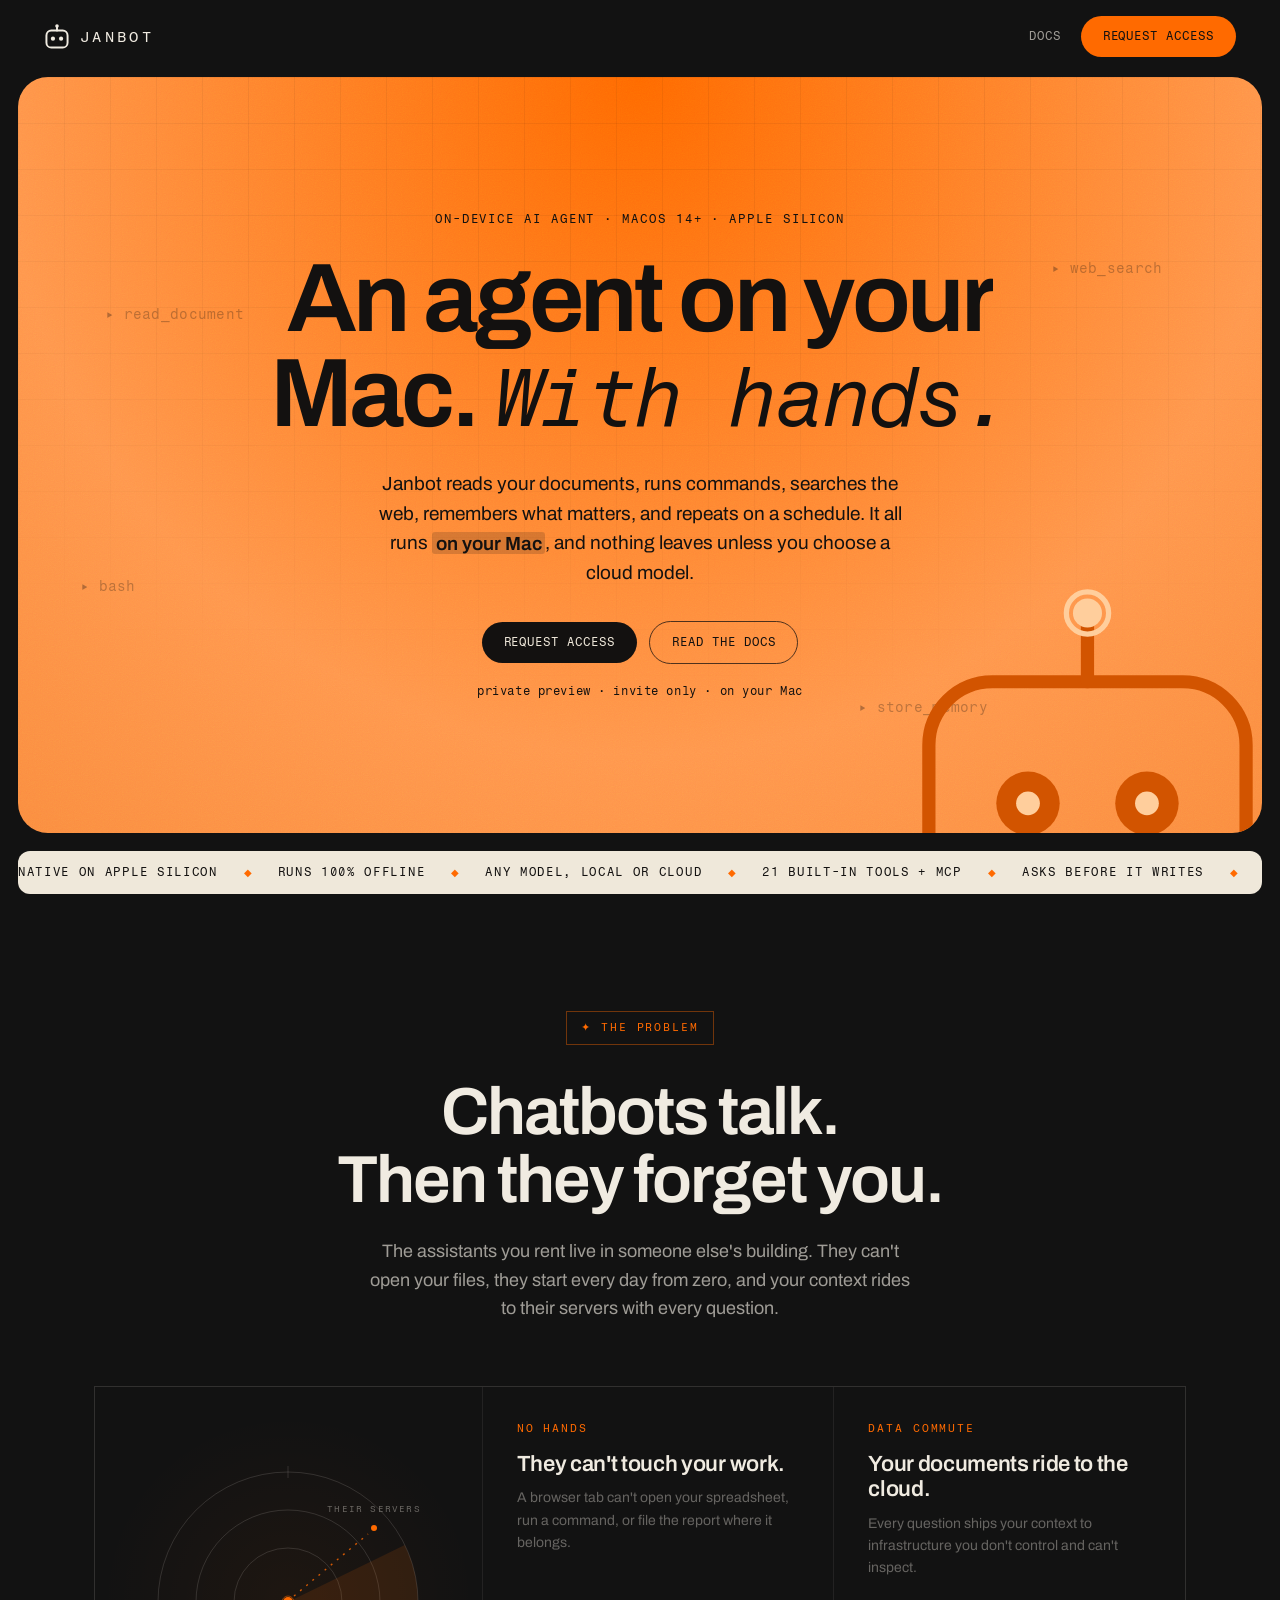
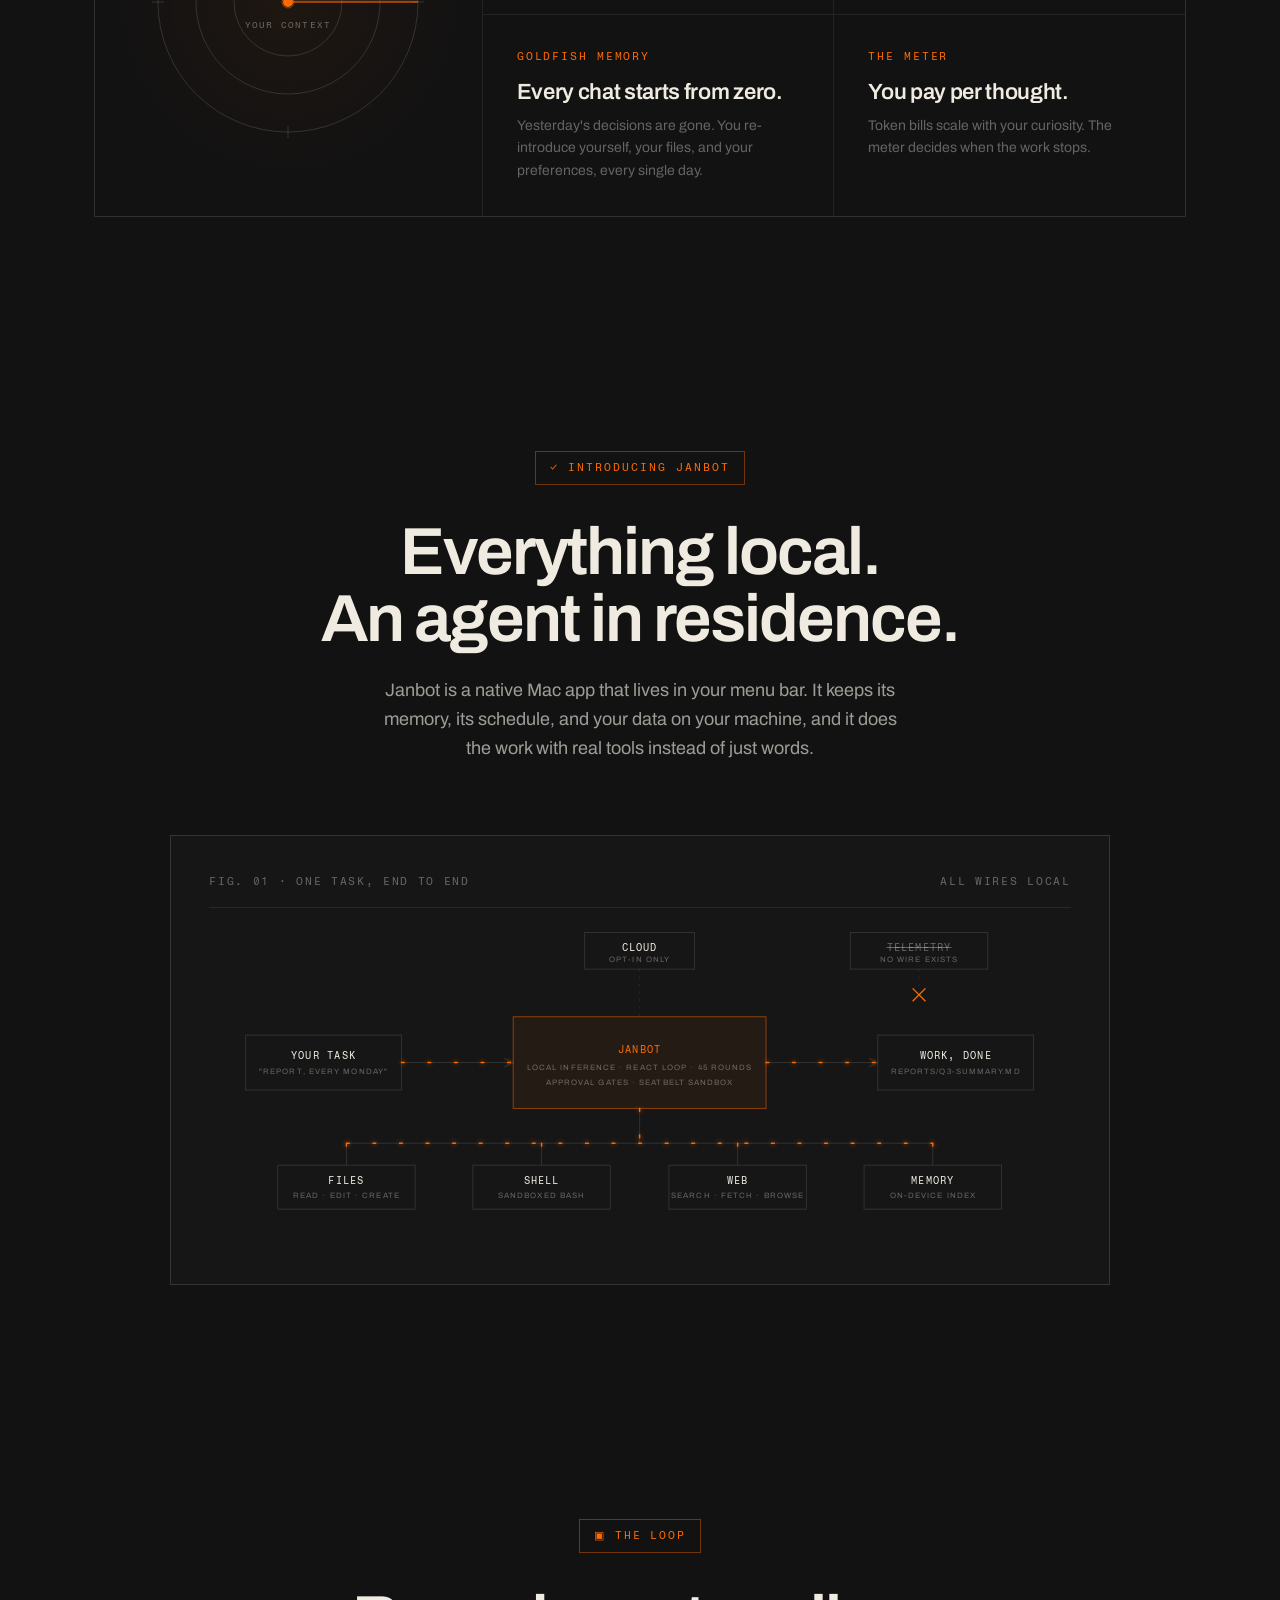
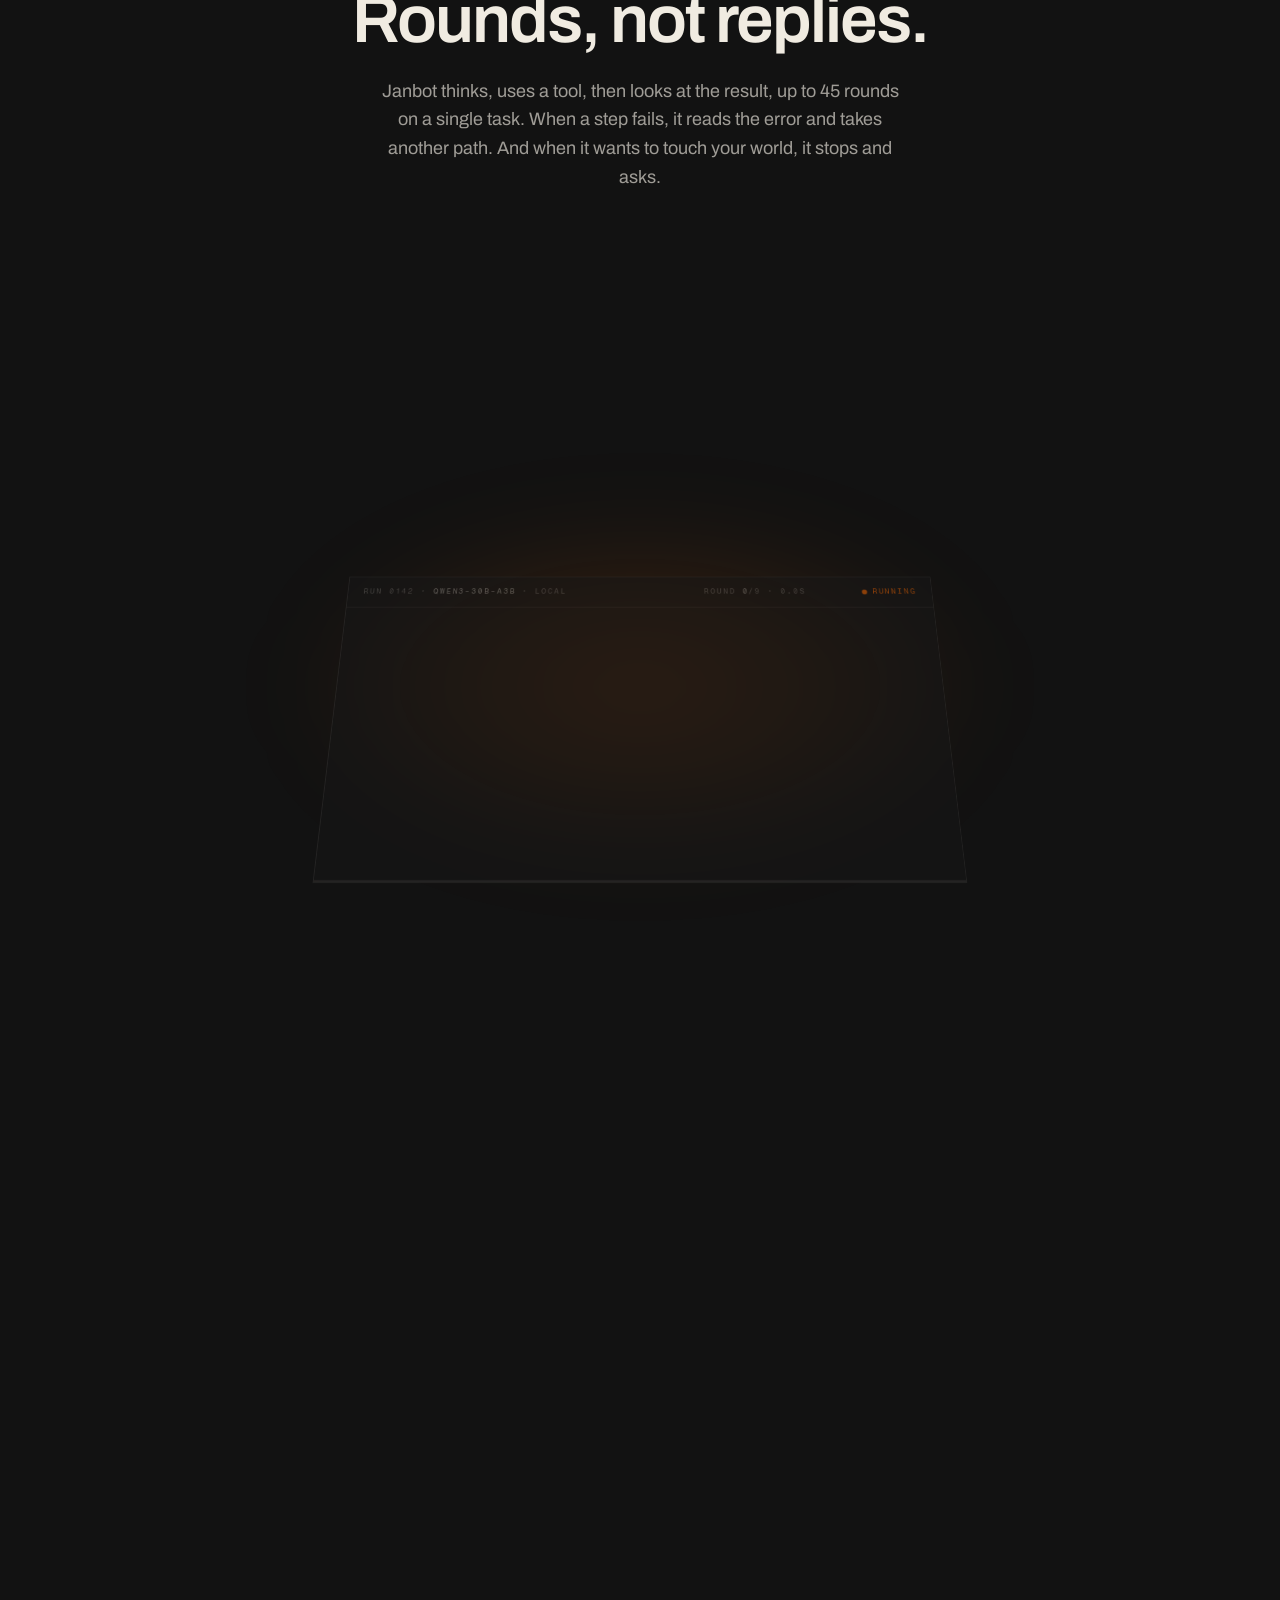
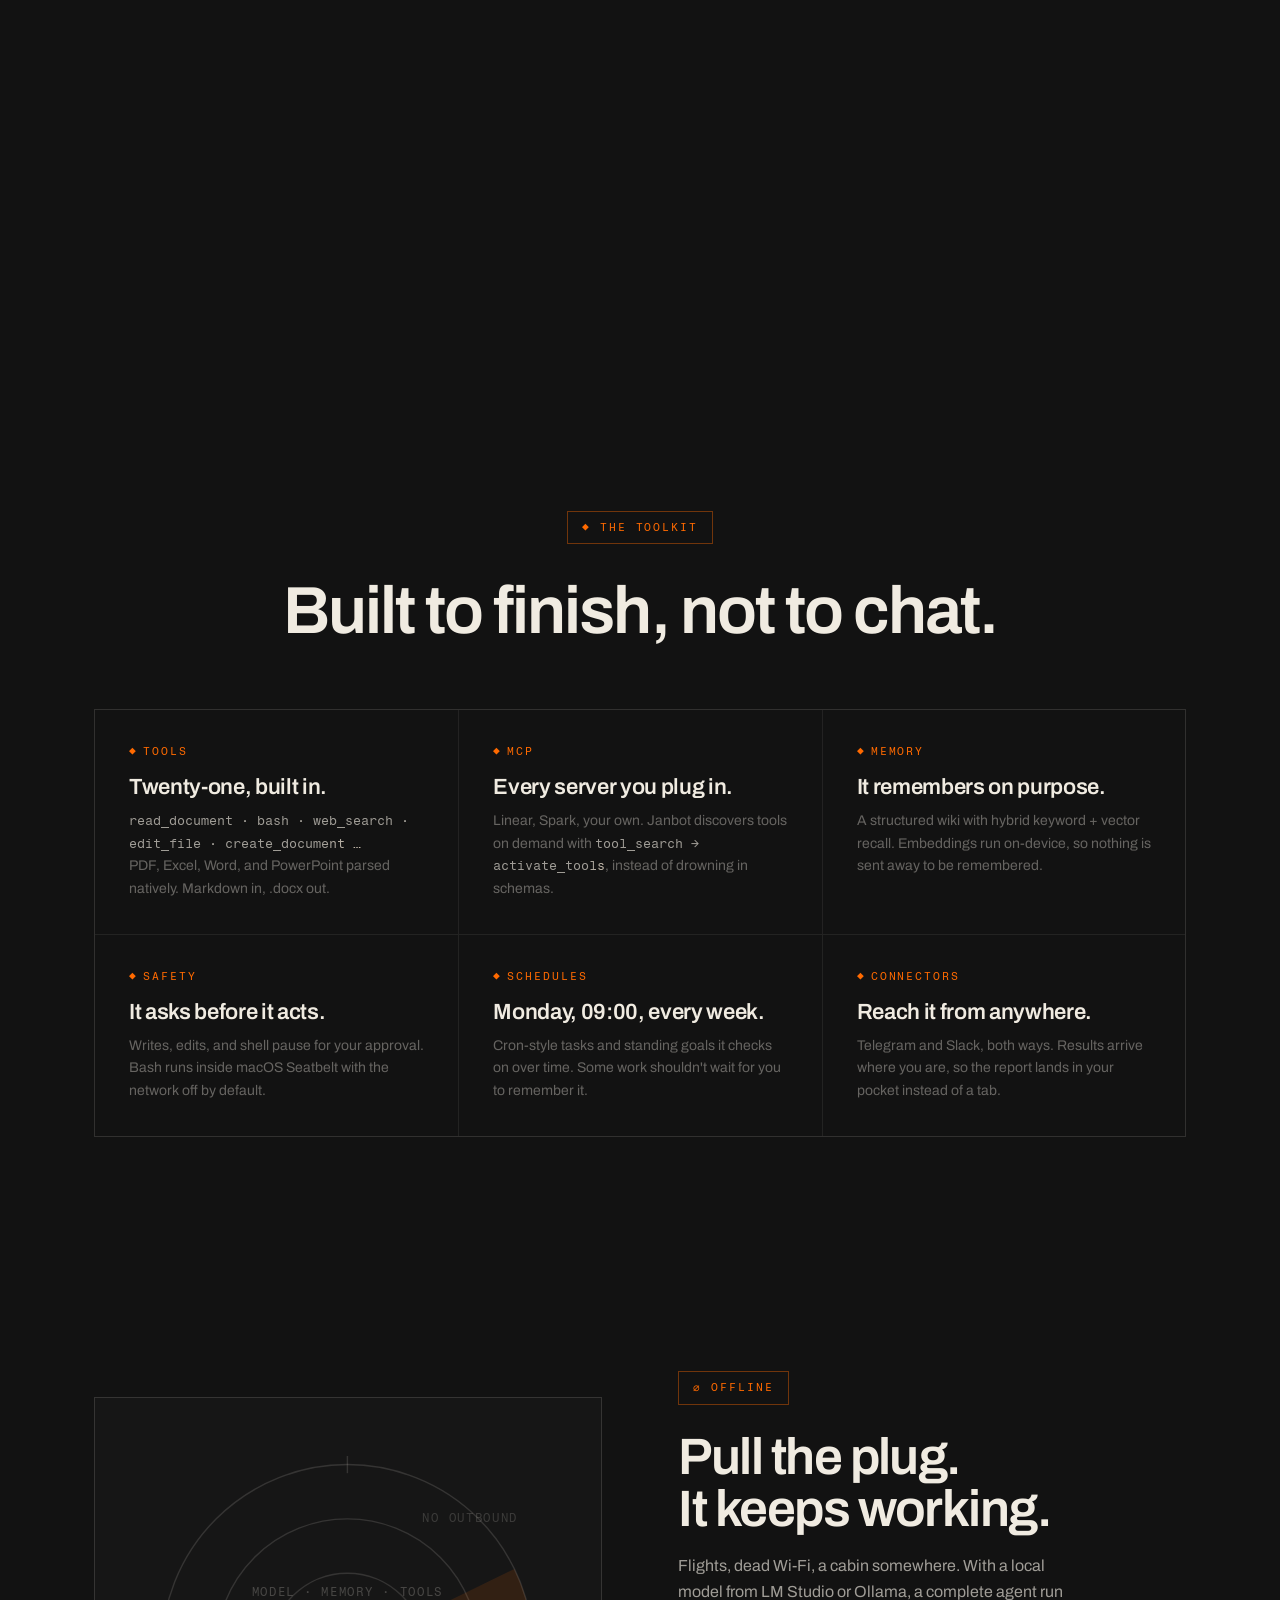
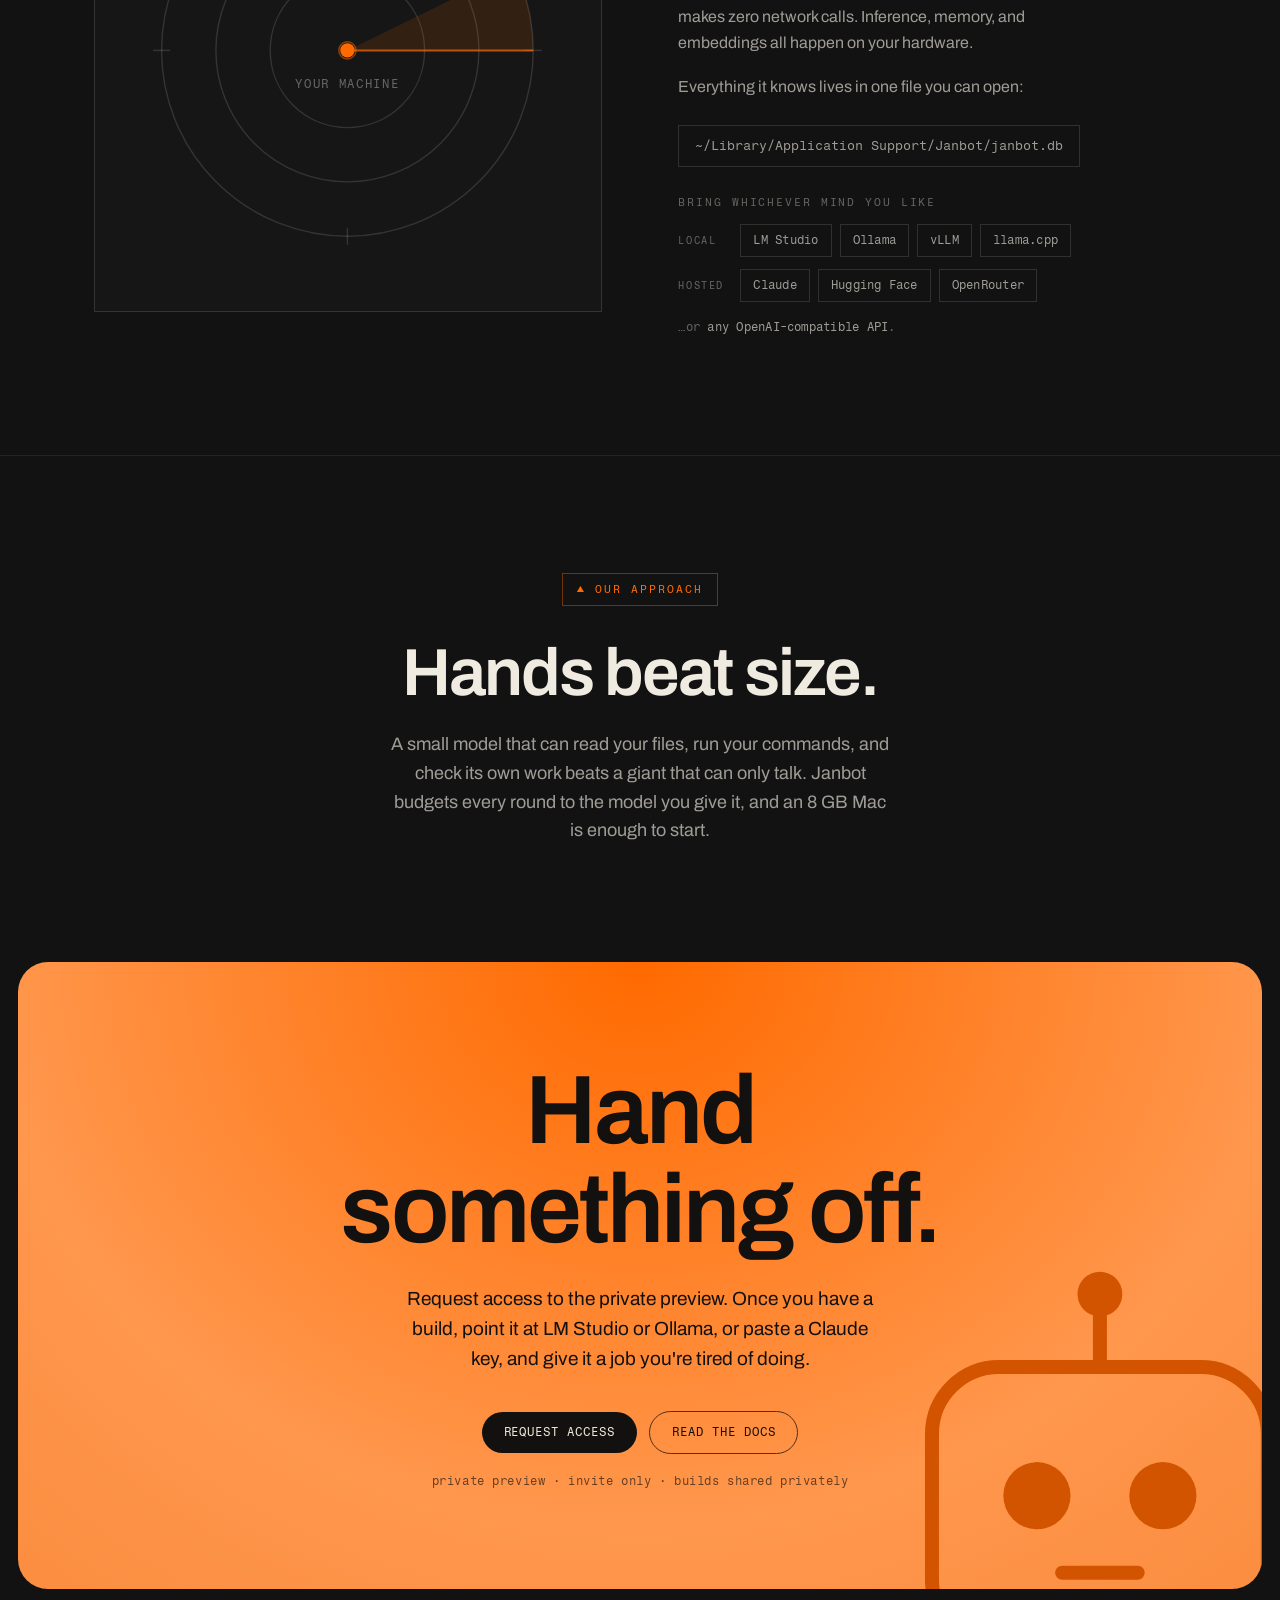
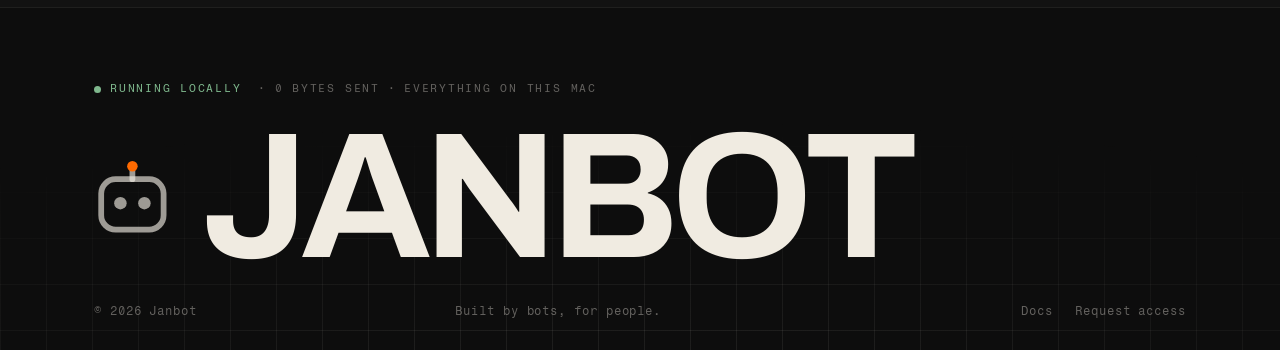
<file: index.html>
<!DOCTYPE html>
<html lang="en">
<head>
<meta charset="UTF-8">
<meta name="viewport" content="width=device-width, initial-scale=1.0">
<title>Janbot · on-device AI agent for your Mac</title>
<meta name="description" content="Janbot is a native Mac agent. It reads documents, runs commands, searches the web, remembers what matters, and runs on a schedule. Use local or cloud models, with everything stored on your machine.">
<meta property="og:title" content="Janbot · on-device AI agent for your Mac">
<meta property="og:description" content="A native Mac agent with hands. Any model, your choice. Everything stays on your machine.">
<meta property="og:url" content="https://janbot.ai">
<link rel="icon" type="image/png" href="favicon.png">
<link rel="preconnect" href="https://fonts.googleapis.com">
<link rel="preconnect" href="https://fonts.gstatic.com" crossorigin>
<link href="https://fonts.googleapis.com/css2?family=Archivo:wght@400..750&family=Fragment+Mono:ital@0;1&display=swap" rel="stylesheet">
<style>
  * { margin: 0; padding: 0; box-sizing: border-box; }

  @media (prefers-reduced-motion: reduce) {
    *, *::before, *::after {
      animation-duration: 0.01ms !important;
      animation-iteration-count: 1 !important;
      transition-duration: 0.01ms !important;
      scroll-behavior: auto !important;
    }
  }

  :root {
    --orange:     #FF6A00;
    --orange-deep:#D25400;   /* tone-on-tone marks on the orange field */
    --ink:        #131110;   /* black type on the orange field */
    --coal:       #121212;   /* the workshop — page body */
    --coal-2:     #161616;
    --bone:       #F0EBE1;
    --bone-2:     rgba(240, 235, 225, 0.64);
    --bone-3:     rgba(240, 235, 225, 0.38);
    --line:       rgba(240, 235, 225, 0.14);
    --line-soft:  rgba(240, 235, 225, 0.08);
    --cream:      #EFE8DA;   /* the ticker strip */
    --ok:         #7FB88D;

    --sans: 'Archivo', -apple-system, BlinkMacSystemFont, 'Segoe UI', sans-serif;
    --mono: 'Fragment Mono', 'SF Mono', ui-monospace, Menlo, monospace;
    --ease: cubic-bezier(0.33, 0, 0.15, 1);
    --focus-ring: 0 0 0 3px rgba(255, 106, 0, 0.5);
  }

  html { scroll-behavior: smooth; }

  body {
    font-family: var(--sans);
    background: var(--coal);
    color: var(--bone);
    font-size: 16px;
    line-height: 1.6;
    -webkit-font-smoothing: antialiased;
    -moz-osx-font-smoothing: grayscale;
    text-rendering: optimizeLegibility;
    overflow-x: hidden;
  }

  ::selection { background: rgba(255, 106, 0, 0.35); }

  a { color: inherit; }

  :where(a, button):focus-visible {
    outline: none;
    box-shadow: var(--focus-ring);
    border-radius: 999px;
  }

  .mono { font-family: var(--mono); }

  .skip {
    position: absolute;
    left: -9999px;
    top: 12px;
    z-index: 1000;
    background: var(--ink);
    color: var(--cream);
    padding: 8px 14px;
    border-radius: 999px;
    font-weight: 600;
    text-decoration: none;
  }
  .skip:focus { left: 12px; }

  .wrap {
    max-width: 1180px;
    margin: 0 auto;
    padding: 0 clamp(20px, 4vw, 44px);
  }

  /* ── Pill buttons — small, mono, technical ── */
  .pill {
    display: inline-flex;
    align-items: center;
    gap: 8px;
    font-family: var(--mono);
    font-size: 12px;
    letter-spacing: 0.08em;
    text-transform: uppercase;
    text-decoration: none;
    padding: 11px 22px;
    border-radius: 999px;
    transition: transform 0.18s var(--ease), background 0.18s var(--ease),
                color 0.18s var(--ease), border-color 0.18s var(--ease);
    white-space: nowrap;
  }
  .pill:hover { transform: translateY(-1px); }

  /* ═══════════ HERO — an orange panel, framed on the dark page ═══════════ */
  :root { --frame: clamp(10px, 1.6vw, 18px); }

  .top-nav {
    display: flex;
    align-items: center;
    justify-content: space-between;
    padding: 16px clamp(20px, 4vw, 44px);
    color: var(--bone);
  }
  .top-nav .plain {
    font-family: var(--mono);
    font-size: 12px;
    letter-spacing: 0.08em;
    text-transform: uppercase;
    text-decoration: none;
    color: var(--bone-2);
  }
  .top-nav .plain:hover { color: var(--bone); }
  .pill-hot { background: var(--orange); color: var(--ink); }
  .pill-hot:hover { background: #FF7D1F; }
  .hero-nav-links { display: flex; align-items: center; gap: 20px; }

  #hero {
    padding: 4px var(--frame) 0;
    background: var(--coal);
  }
  .hero-panel {
    position: relative;
    background:
      radial-gradient(129.47% 179.42% at 50% 0%, #FF6A00 0%, #FF974D 24.96%, #F47F2C 54.42%, #FF6A00 100%);
    background-size: 160% 200%;
    background-position: 50% 0%;
    color: var(--ink);
    border-radius: clamp(18px, 2.4vw, 30px);
    overflow: hidden;
    min-height: min(84vh, 920px);
    display: flex;
    flex-direction: column;
    justify-content: center;
  }
  .hero-panel:hover { animation: gradient-drift 7s ease-in-out infinite; }
  @keyframes gradient-drift {
    0%   { background-position: 50% 0%; }
    50%  { background-position: 50% 100%; }
    100% { background-position: 50% 0%; }
  }
  @media (prefers-reduced-motion: reduce) {
    .hero-panel:hover, .cta-panel:hover { animation: none; }
  }
  /* faint blueprint grid, lit from the top and fading toward the edges */
  .hero-panel::before {
    content: '';
    position: absolute;
    inset: 0;
    z-index: 0;
    pointer-events: none;
    background-image:
      linear-gradient(rgba(19, 17, 16, 0.055) 1px, transparent 1px),
      linear-gradient(90deg, rgba(19, 17, 16, 0.055) 1px, transparent 1px);
    background-size: 46px 46px;
    -webkit-mask-image: radial-gradient(120% 105% at 50% 0%, #000 26%, transparent 80%);
            mask-image: radial-gradient(120% 105% at 50% 0%, #000 26%, transparent 80%);
  }
  /* film grain so the orange reads as a lit surface, not a flat swatch */
  .hero-panel::after {
    content: '';
    position: absolute;
    inset: 0;
    z-index: 0;
    pointer-events: none;
    opacity: 0.12;
    mix-blend-mode: overlay;
    background-image: url("data:image/svg+xml,%3Csvg xmlns='http://www.w3.org/2000/svg' width='140' height='140'%3E%3Cfilter id='n'%3E%3CfeTurbulence type='fractalNoise' baseFrequency='0.85' numOctaves='2' stitchTiles='stitch'/%3E%3C/filter%3E%3Crect width='100%25' height='100%25' filter='url(%23n)'/%3E%3C/svg%3E");
  }
  .hero-panel ::selection { background: rgba(19, 17, 16, 0.85); color: var(--orange); }

  /* warm flashlight that follows the cursor and lifts the blueprint texture */
  .hero-spot {
    position: absolute;
    inset: 0;
    z-index: 1;
    pointer-events: none;
    opacity: 0;
    transition: opacity 0.45s var(--ease);
    background: radial-gradient(260px circle at var(--mx, 50%) var(--my, 50%),
      rgba(255, 233, 205, 0.55), rgba(255, 188, 120, 0.14) 42%, transparent 64%);
    mix-blend-mode: soft-light;
  }
  .hero-panel:hover .hero-spot { opacity: 1; }

  /* the parallax stage that holds the mascot + drifting toolbelt */
  .hero-scene {
    position: absolute;
    inset: 0;
    z-index: 1;
    pointer-events: none;
  }
  .scene-layer {
    position: absolute;
    inset: 0;
    will-change: transform;
  }
  .hero-stamp .pupil {
    fill: #FFCE9C;
    transition: transform 0.12s var(--ease);
  }
  .brand {
    display: flex;
    align-items: center;
    gap: 10px;
    text-decoration: none;
  }
  .brand-glyph {
    width: 26px;
    height: 26px;
    display: block;
  }
  .brand-mark {
    font-family: var(--mono);
    font-weight: 400;
    font-size: 15px;
    letter-spacing: 0.22em;
  }
  .pill-ink { background: var(--ink); color: var(--cream); }
  .pill-ink:hover { background: #000; }

  /* Tone-on-tone bot, half-risen from the panel's corner — and alive */
  .hero-stamp {
    position: absolute;
    right: -3%;
    bottom: -22%;
    width: clamp(280px, 34%, 500px);
    height: auto;
    z-index: 1;
  }
  /* eyes blink on a lazy, human-ish cadence */
  .hero-stamp .eye {
    transform-box: fill-box;
    transform-origin: center;
    animation: bot-blink 5.6s var(--ease) infinite;
  }
  .hero-stamp .eye.r { animation-delay: 0.08s; }
  @keyframes bot-blink {
    0%, 92%, 100% { transform: scaleY(1); }
    95%, 97%      { transform: scaleY(0.12); }
  }
  /* antenna beacon — the "agent is on" light */
  .hero-stamp .beacon { fill: #FFCE9C; r: 11; }
  .hero-stamp .beacon-halo {
    fill: none;
    stroke: #FFCE9C;
    stroke-width: 4;
    transform-box: fill-box;
    transform-origin: center;
    animation: bot-beacon 2.4s var(--ease) infinite;
  }
  @keyframes bot-beacon {
    0%   { transform: scale(1);   opacity: 0.8; }
    70%  { transform: scale(3.2); opacity: 0; }
    100% { transform: scale(3.2); opacity: 0; }
  }

  /* the toolbelt — mono tokens drifting tone-on-tone behind the type */
  .tok {
    position: absolute;
    font-family: var(--mono);
    font-size: clamp(11px, 1.15vw, 14px);
    letter-spacing: 0.02em;
    color: rgba(19, 17, 16, 0.28);
    white-space: nowrap;
    animation: tok-drift 9s var(--ease) infinite;
    will-change: transform;
    transition: color 0.3s var(--ease), text-shadow 0.3s var(--ease);
  }
  .tok::before {
    content: '▸ ';
    color: rgba(19, 17, 16, 0.32);
    transition: color 0.3s var(--ease);
  }
  /* a tool "wakes up" as the cursor passes near it */
  .tok.near {
    color: var(--ink);
    text-shadow: 0 0 18px rgba(255, 240, 220, 0.6);
  }
  .tok.near::before { color: var(--ink); }
  @keyframes tok-drift {
    0%, 100% { transform: translateY(0); }
    50%      { transform: translateY(-9px); }
  }

  .hero-body {
    position: relative;
    z-index: 2;
    text-align: center;
    max-width: 940px;
    margin: 0 auto;
    padding: clamp(70px, 10vh, 120px) clamp(24px, 4.5vw, 64px);
  }
  .hero-kicker {
    font-family: var(--mono);
    font-size: 12px;
    letter-spacing: 0.16em;
    text-transform: uppercase;
    margin-bottom: 22px;
    opacity: 0.8;
  }
  h1 {
    font-weight: 640;
    font-size: clamp(44px, 7.6vw, 102px);
    line-height: 0.98;
    letter-spacing: -0.035em;
    max-width: 13ch;
    margin: 0 auto 28px;
  }
  /* The payoff phrase switches voice to the machine layer — and types itself in */
  .hh {
    font-family: var(--mono);
    font-style: italic;
    font-weight: 400;
    font-size: 0.84em;
    letter-spacing: -0.05em;
    white-space: nowrap;
  }
  .nowrap { white-space: nowrap; }
  .hh-type::after {
    content: '';
    display: inline-block;
    width: 0.46em;
    height: 0.92em;
    margin-left: 0.04em;
    background: currentColor;
    transform: translateY(0.1em);
    animation: hh-caret 0.9s steps(1) infinite;
  }
  .hh.done .hh-type::after { animation: none; opacity: 0; }
  @keyframes hh-caret { 50% { opacity: 0; } }

  /* per-word mask-rise for the headline on load */
  .word {
    display: inline-block;
    overflow: hidden;
    vertical-align: top;
    padding-bottom: 0.12em;
    margin-bottom: -0.12em;
  }
  .word > span {
    display: inline-block;
    transform: translateY(115%);
    animation: word-rise 0.9s var(--ease) both;
    animation-delay: var(--d, 0s);
  }
  @keyframes word-rise {
    from { transform: translateY(115%); }
    to   { transform: translateY(0); }
  }
  .hero-sub {
    font-size: clamp(16px, 1.8vw, 19px);
    line-height: 1.55;
    max-width: 48ch;
    margin: 0 auto 34px;
  }
  /* highlighter that sweeps in under the local-first phrase */
  .hero-sub .mark {
    font-weight: 600;
    padding: 0.04em 0.16em;
    border-radius: 3px;
    background-image: linear-gradient(rgba(19, 17, 16, 0.17), rgba(19, 17, 16, 0.17));
    background-repeat: no-repeat;
    background-position: left center;
    background-size: 0% 100%;
    -webkit-box-decoration-break: clone;
            box-decoration-break: clone;
    animation: mark-in 0.75s var(--ease) 1s forwards;
  }
  @keyframes mark-in { to { background-size: 100% 100%; } }
  .hero-ctas {
    display: flex;
    flex-wrap: wrap;
    gap: 12px;
    align-items: center;
    justify-content: center;
  }
  .pill-line {
    border: 1.5px solid rgba(19, 17, 16, 0.75);
    color: var(--ink);
  }
  .pill-line:hover { background: rgba(19, 17, 16, 0.08); }
  .hero-fine {
    font-family: var(--mono);
    font-size: 11.5px;
    letter-spacing: 0.05em;
    margin-top: 18px;
    opacity: 0.65;
  }

  /* Load choreography */
  .rise { opacity: 0; animation: rise 0.9s var(--ease) forwards; }
  @keyframes rise {
    from { opacity: 0; transform: translateY(22px); }
    to   { opacity: 1; transform: none; }
  }

  /* ═══════════ TICKER — a tape label under the poster ═══════════ */
  .ticker {
    background: var(--cream);
    color: var(--ink);
    margin: var(--frame) var(--frame) 0;
    border-radius: 12px;
    overflow: hidden;
    white-space: nowrap;
  }
  .ticker-track {
    display: flex;
    width: max-content;
    padding: 12px 0;
    animation: tick 46s linear infinite;
    will-change: transform;
  }
  /* 4 identical sets; -50% shifts exactly 2 sets, which always
     overflow the viewport, so the loop never shows a gap. */
  @keyframes tick {
    from { transform: translateX(0); }
    to   { transform: translateX(-50%); }
  }
  .ticker-set {
    display: inline-flex;
    align-items: center;
  }
  .ticker-set span {
    font-family: var(--mono);
    font-size: 12px;
    letter-spacing: 0.14em;
    text-transform: uppercase;
  }
  .ticker-set i {
    font-style: normal;
    color: var(--orange);
    padding: 0 26px;
    font-size: 10px;
  }

  /* ═══════════ Section machinery ═══════════ */
  section.block { padding: clamp(90px, 13vh, 170px) 0; }

  .chip {
    display: inline-flex;
    align-items: center;
    gap: 8px;
    font-family: var(--mono);
    font-size: 11px;
    letter-spacing: 0.18em;
    text-transform: uppercase;
    color: var(--orange);
    border: 1px solid rgba(255, 106, 0, 0.4);
    padding: 7px 14px;
    margin-bottom: 34px;
  }
  .center { text-align: center; }
  .center .chip { margin-left: auto; margin-right: auto; }

  h2 {
    font-weight: 620;
    font-size: clamp(34px, 5.2vw, 68px);
    line-height: 1.02;
    letter-spacing: -0.03em;
  }
  .statement-sub {
    color: var(--bone-2);
    max-width: 54ch;
    margin: 22px auto 0;
    font-size: clamp(15.5px, 1.7vw, 18px);
  }
  .center .statement-sub { margin-left: auto; margin-right: auto; }

  .rev {
    opacity: 0;
    transform: translateY(18px);
    transition: opacity 0.7s var(--ease), transform 0.7s var(--ease);
  }
  .rev.in { opacity: 1; transform: none; }

  /* ═══════════ THE PROBLEM — grid with radar ═══════════ */
  .grid-frame {
    margin-top: clamp(48px, 7vh, 76px);
    border: 1px solid var(--line);
    display: grid;
    grid-template-columns: 1.1fr 1fr 1fr;
    grid-template-rows: auto auto;
  }
  .cell {
    padding: clamp(22px, 3vw, 34px);
    border-left: 1px solid var(--line-soft);
    border-top: 1px solid var(--line-soft);
  }
  .grid-frame > :first-child,
  .grid-frame > :nth-child(2),
  .grid-frame > :nth-child(3) { border-top: none; }
  .grid-frame > .cell-radar { border-left: none; }
  .cell-radar {
    grid-row: 1 / 3;
    display: flex;
    align-items: center;
    justify-content: center;
    padding: 30px;
    background:
      radial-gradient(circle at center, rgba(255, 106, 0, 0.05), transparent 65%);
  }
  .cell-kicker {
    font-family: var(--mono);
    font-size: 10.5px;
    letter-spacing: 0.18em;
    text-transform: uppercase;
    color: var(--orange);
    display: block;
    margin-bottom: 14px;
  }
  .cell h3 {
    font-weight: 600;
    font-size: clamp(18px, 2vw, 22px);
    letter-spacing: -0.015em;
    line-height: 1.15;
    margin-bottom: 10px;
  }
  .cell p { font-size: 14px; color: var(--bone-3); line-height: 1.6; }

  .radar { width: 100%; max-width: 300px; height: auto; }
  .radar .ring { fill: none; stroke: var(--line); stroke-width: 1; }
  .radar .tick { stroke: var(--line); stroke-width: 1; }
  .radar .dot  { fill: var(--orange); }
  .radar .halo { fill: none; stroke: rgba(255, 106, 0, 0.5); stroke-width: 1; }
  .radar text {
    font-family: var(--mono);
    font-size: 8.5px;
    letter-spacing: 0.14em;
    fill: var(--bone-3);
  }
  @keyframes halo {
    from { r: 6; opacity: 0.9; }
    to   { r: 26; opacity: 0; }
  }
  .radar .halo { animation: halo 2.6s var(--ease) infinite; }

  /* rings breathe outward in sequence */
  .radar .ring { animation: radar-ring 3.8s var(--ease) infinite; }
  .radar .ring:nth-of-type(2) { animation-delay: 0.5s; }
  .radar .ring:nth-of-type(3) { animation-delay: 1s; }
  @keyframes radar-ring {
    0%, 100% { opacity: 0.5; }
    50%      { opacity: 1; stroke: rgba(255, 106, 0, 0.22); }
  }

  /* the sweep beam — a scanning arm with a trailing wedge */
  .radar .sweep { transform-origin: 150px 150px; animation: radar-sweep 4.6s linear infinite; }
  .radar .sweep-wedge { fill: rgba(255, 106, 0, 0.12); }
  .radar .sweep-arm { stroke: rgba(255, 106, 0, 0.7); stroke-width: 1.4; }
  @keyframes radar-sweep { to { transform: rotate(360deg); } }

  /* the core pip pulses; the remote node blinks; context leaks to the cloud */
  .radar .core { transform-origin: 150px 150px; animation: radar-core 2.4s var(--ease) infinite; }
  @keyframes radar-core { 0%, 100% { transform: scale(1); } 50% { transform: scale(1.55); } }
  .radar .node-remote { animation: radar-remote 1.5s var(--ease) infinite; }
  @keyframes radar-remote { 0%, 100% { opacity: 0.3; } 50% { opacity: 0.95; } }
  .radar .leak {
    fill: none;
    stroke: rgba(255, 106, 0, 0.8);
    stroke-width: 1.4;
    stroke-dasharray: 2 6;
    animation: radar-leak 0.7s linear infinite;
  }
  @keyframes radar-leak { to { stroke-dashoffset: -16; } }

  /* ═══════════ THE BLUEPRINT — flow diagram ═══════════ */
  .blueprint-wrap {
    margin: clamp(52px, 8vh, 88px) auto 0;
    max-width: 940px;
    border: 1px solid var(--line);
    background: var(--coal-2);
    padding: clamp(18px, 3vw, 40px);
  }
  .blueprint-head {
    display: flex;
    justify-content: space-between;
    font-family: var(--mono);
    font-size: 10.5px;
    letter-spacing: 0.16em;
    text-transform: uppercase;
    color: var(--bone-3);
    padding-bottom: 16px;
    margin-bottom: 8px;
    border-bottom: 1px solid var(--line-soft);
  }
  .blueprint { width: 100%; height: auto; display: block; }
  .blueprint .box { fill: none; stroke: var(--line); stroke-width: 1; }
  .blueprint .box-hot { fill: rgba(255, 106, 0, 0.06); stroke: rgba(255, 106, 0, 0.55); }
  .blueprint .wire { stroke: var(--line); stroke-width: 1; fill: none; }
  .blueprint .wire-dead { stroke: var(--line-soft); stroke-dasharray: 3 5; }
  .blueprint .label {
    font-family: var(--mono);
    font-size: 11px;
    letter-spacing: 0.12em;
    fill: var(--bone);
  }
  .blueprint .label-sub { font-size: 8.5px; fill: var(--bone-3); letter-spacing: 0.14em; }
  .blueprint .label-hot { fill: var(--orange); }
  .blueprint .label-dead { fill: var(--bone-3); text-decoration: line-through; }
  .blueprint .cross { stroke: var(--orange); stroke-width: 1.5; }

  /* energy flowing forward along every live wire */
  .blueprint .flow {
    fill: none;
    stroke: var(--orange);
    stroke-width: 1.6;
    stroke-linecap: round;
    stroke-dasharray: 3 26;
    filter: drop-shadow(0 0 3px rgba(255, 106, 0, 0.85));
    animation: bp-flow 1.15s linear infinite;
  }
  @keyframes bp-flow { to { stroke-dashoffset: -29; } }

  /* the local-inference core breathes */
  .blueprint .box-hot { animation: bp-hot 3s var(--ease) infinite; }
  @keyframes bp-hot {
    0%, 100% { fill: rgba(255, 106, 0, 0.06); stroke: rgba(255, 106, 0, 0.55); }
    50%      { fill: rgba(255, 106, 0, 0.14); stroke: rgba(255, 106, 0, 0.95);
               filter: drop-shadow(0 0 7px rgba(255, 106, 0, 0.5)); }
  }
  .blueprint .label-hot { animation: bp-label 3s var(--ease) infinite; }
  @keyframes bp-label { 0%, 100% { opacity: 0.85; } 50% { opacity: 1; } }

  /* the severed telemetry mark twitches, then gives up */
  .blueprint .cross { animation: bp-dead 4.5s steps(1) infinite; }
  @keyframes bp-dead { 0%, 86%, 100% { opacity: 1; } 88%, 92% { opacity: 0.25; } }

  /* ═══════════ RUN LOG — scroll-scrubbed prototype ═══════════ */
  .runlog-stage {
    position: relative;
    height: 360vh;
    margin-top: clamp(28px, 5vh, 56px);
  }
  .runlog-sticky {
    position: sticky;
    top: 0;
    height: 100vh;
    display: flex;
    align-items: center;
    justify-content: center;
    perspective: 1050px;
  }
  /* ambient glow that breathes behind the terminal */
  .runlog-sticky::before {
    content: '';
    position: absolute;
    left: 50%;
    top: 50%;
    width: min(720px, 82%);
    height: 360px;
    transform: translate(-50%, -50%);
    background: radial-gradient(ellipse at center, rgba(255, 106, 0, 0.2), transparent 70%);
    filter: blur(46px);
    z-index: 0;
    pointer-events: none;
    animation: rl-breathe 4.6s var(--ease) infinite;
  }
  @keyframes rl-breathe {
    0%, 100% { opacity: 0.16; transform: translate(-50%, -50%) scale(1); }
    50%      { opacity: 0.42; transform: translate(-50%, -50%) scale(1.09); }
  }
  .runlog {
    position: relative;
    z-index: 1;
    width: 100%;
    max-width: 780px;
    border: 1px solid var(--line);
    background: var(--coal-2);
    text-align: left;
    overflow: hidden;
    transform-origin: center 40%;
    will-change: transform, opacity;
    transition: box-shadow 0.6s var(--ease), border-color 0.6s var(--ease),
                transform 0.12s linear;
  }
  /* faint CRT scanlines drifting over the terminal */
  .runlog::after {
    content: '';
    position: absolute;
    inset: 0;
    z-index: 4;
    pointer-events: none;
    background: repeating-linear-gradient(
      to bottom,
      rgba(240, 235, 225, 0.035) 0 1px,
      transparent 1px 3px
    );
    opacity: 0;
    transition: opacity 0.6s var(--ease);
    animation: rl-scan 7s linear infinite;
  }
  .runlog.live::after { opacity: 1; }
  @keyframes rl-scan {
    to { background-position: 0 90px; }
  }
  .runlog.live {
    border-color: rgba(255, 106, 0, 0.32);
    box-shadow: 0 0 0 1px rgba(255, 106, 0, 0.1),
                0 50px 120px -50px rgba(255, 106, 0, 0.6);
  }
  .runlog-head {
    display: flex;
    justify-content: space-between;
    flex-wrap: wrap;
    gap: 8px;
    padding: 13px 20px;
    border-bottom: 1px solid var(--line);
    font-family: var(--mono);
    font-size: 10.5px;
    letter-spacing: 0.14em;
    text-transform: uppercase;
    color: var(--bone-3);
  }
  .runlog-head b { font-weight: 400; color: var(--bone-2); }
  .rl-status {
    display: inline-flex;
    align-items: center;
    gap: 7px;
    color: var(--orange);
  }
  .rl-dot {
    width: 7px;
    height: 7px;
    border-radius: 50%;
    background: var(--orange);
    animation: rl-pulse 1.4s var(--ease) infinite;
  }
  @keyframes rl-pulse {
    0%   { box-shadow: 0 0 0 0 rgba(255, 106, 0, 0.45); }
    70%  { box-shadow: 0 0 0 7px rgba(255, 106, 0, 0); }
    100% { box-shadow: 0 0 0 0 rgba(255, 106, 0, 0); }
  }
  .runlog.done .rl-status { color: var(--ok); }
  .runlog.done .rl-dot { background: var(--ok); animation: none; }

  .runlog-rows { padding: 10px 0; }
  .lrow {
    display: flex;
    gap: 14px;
    align-items: baseline;
    padding: 7px 20px;
    font-family: var(--mono);
    font-size: 13px;
    line-height: 1.5;
    color: var(--bone-3);
    opacity: 0;
    transform: translateY(10px);
    transition: opacity 0.45s var(--ease), transform 0.45s var(--ease);
    will-change: opacity, transform;
  }
  .lrow.show {
    opacity: 1;
    transform: none;
    animation: rl-in 0.55s var(--ease);
  }
  @keyframes rl-in {
    0%   { background: rgba(255, 106, 0, 0.16); }
    100% { background: transparent; }
  }
  .lrow.show:hover:not(.active):not(.lrow-user) {
    background: rgba(240, 235, 225, 0.04);
  }

  /* the step currently executing */
  .lrow.active {
    background: rgba(255, 106, 0, 0.055);
    box-shadow: inset 2px 0 0 var(--orange);
  }
  .lrow.active > span:last-child::after {
    content: '';
    display: inline-block;
    width: 7px;
    height: 1.05em;
    margin-left: 5px;
    background: var(--orange);
    transform: translateY(2px);
    animation: rl-blink 1s steps(1) infinite;
  }
  @keyframes rl-blink { 50% { opacity: 0; } }
  /* spinner replaces the status glyph while a step runs */
  .lrow.active:not(.lrow-user) .st {
    color: transparent;
    animation: none;
  }
  .lrow.active:not(.lrow-user) .st::after {
    content: '';
    position: absolute;
    left: 0;
    top: 0.2em;
    width: 10px;
    height: 10px;
    border: 1.5px solid rgba(255, 106, 0, 0.28);
    border-top-color: var(--orange);
    border-radius: 50%;
    animation: rl-spin 0.7s linear infinite;
  }
  @keyframes rl-spin { to { transform: rotate(360deg); } }

  .rl-bar { height: 2px; background: var(--line); overflow: hidden; }
  .rl-bar > i {
    display: block;
    height: 100%;
    width: 0;
    background: linear-gradient(90deg, rgba(255, 106, 0, 0.15), var(--orange));
    box-shadow: 0 0 10px 1px rgba(255, 106, 0, 0.5);
    transition: width 0.15s linear;
  }
  .runlog.done .rl-bar > i { box-shadow: none; }

  .rl-meta { color: var(--bone-3); }
  .rl-meta b { font-weight: 400; color: var(--bone-2); }

  .lrow .st { flex: 0 0 12px; position: relative; }
  .lrow .st-ok { color: var(--ok); }
  /* tool names read as small pills that ignite when their step fires */
  .lrow .tool {
    color: var(--bone);
    border: 1px solid var(--line-soft);
    border-radius: 3px;
    padding: 1px 7px;
    background: rgba(240, 235, 225, 0.02);
    transition: color 0.3s var(--ease), border-color 0.3s var(--ease),
                background 0.3s var(--ease), box-shadow 0.3s var(--ease);
  }
  .lrow.active:not(.lrow-user) .tool {
    color: var(--orange);
    border-color: rgba(255, 106, 0, 0.55);
    background: rgba(255, 106, 0, 0.1);
    box-shadow: 0 0 12px -2px rgba(255, 106, 0, 0.5);
  }

  /* ── header compute meter: a live equalizer while rounds run ── */
  .rl-spark {
    display: inline-flex;
    align-items: flex-end;
    gap: 2px;
    height: 11px;
    opacity: 0;
    transition: opacity 0.5s var(--ease);
  }
  .runlog.live .rl-spark { opacity: 0.9; }
  .rl-spark > i {
    width: 2px;
    height: 100%;
    background: var(--orange);
    transform-origin: bottom;
    transform: scaleY(0.18);
    border-radius: 1px;
  }
  .runlog.live .rl-spark > i { animation: rl-eq 0.9s var(--ease) infinite; }
  .rl-spark > i:nth-child(1) { animation-delay: 0s;    animation-duration: 0.85s; }
  .rl-spark > i:nth-child(2) { animation-delay: 0.14s; animation-duration: 1.05s; }
  .rl-spark > i:nth-child(3) { animation-delay: 0.32s; animation-duration: 0.78s; }
  .rl-spark > i:nth-child(4) { animation-delay: 0.08s; animation-duration: 1.15s; }
  .rl-spark > i:nth-child(5) { animation-delay: 0.24s; animation-duration: 0.9s;  }
  .rl-spark > i:nth-child(6) { animation-delay: 0.4s;  animation-duration: 1.0s;  }
  .rl-spark > i:nth-child(7) { animation-delay: 0.16s; animation-duration: 0.82s; }
  .rl-spark > i:nth-child(8) { animation-delay: 0.3s;  animation-duration: 1.1s;  }
  .rl-spark > i:nth-child(9) { animation-delay: 0.06s; animation-duration: 0.95s; }
  @keyframes rl-eq {
    0%, 100% { transform: scaleY(0.18); }
    50%      { transform: scaleY(1); }
  }
  .lrow.lrow-user { color: var(--bone-2); font-style: italic; padding-bottom: 12px; }
  .lrow-gate {
    background: rgba(255, 106, 0, 0.06);
    border-top: 1px solid rgba(255, 106, 0, 0.25);
    border-bottom: 1px solid rgba(255, 106, 0, 0.25);
    padding-top: 11px;
    padding-bottom: 11px;
    margin: 6px 0;
    color: var(--bone-2);
  }
  .lrow-gate .st { color: var(--orange); }
  .gate-chip {
    font-size: 10px;
    letter-spacing: 0.14em;
    text-transform: uppercase;
    color: var(--orange);
    border: 1px solid rgba(255, 106, 0, 0.4);
    padding: 2px 8px;
    margin-right: 6px;
  }
  /* held-breath beat: the gate throbs while the write is pending approval */
  .lrow-gate.active .gate-chip {
    animation: gate-held 1.1s var(--ease) infinite;
  }
  @keyframes gate-held {
    0%, 100% { background: rgba(255, 106, 0, 0);    box-shadow: 0 0 0 0 rgba(255, 106, 0, 0.4); }
    50%      { background: rgba(255, 106, 0, 0.16); box-shadow: 0 0 0 4px rgba(255, 106, 0, 0); }
  }
  .gate-ok { color: var(--ok); }
  /* once the write is allowed, the verdict lands with a brief flash */
  .lrow-gate.show:not(.active) .gate-ok {
    animation: gate-land 0.7s var(--ease);
    text-shadow: 0 0 10px rgba(64, 200, 120, 0.5);
  }
  @keyframes gate-land {
    0%   { text-shadow: 0 0 16px rgba(64, 200, 120, 0.9); }
    100% { text-shadow: 0 0 10px rgba(64, 200, 120, 0.5); }
  }

  .lrow-done { color: var(--bone-2); padding-top: 12px; }
  /* final line breathes once when the run completes */
  .runlog.done .lrow-done {
    animation: rl-finish 1.1s var(--ease);
  }
  .runlog.done .lrow-done .st-ok { color: var(--ok); }
  @keyframes rl-finish {
    0%   { color: var(--bone); text-shadow: 0 0 18px rgba(64, 200, 120, 0.55); }
    60%  { text-shadow: 0 0 12px rgba(64, 200, 120, 0.3); }
    100% { color: var(--bone-2); text-shadow: none; }
  }

  /* ═══════════ CAPABILITIES — bordered six ═══════════ */
  .six {
    margin-top: clamp(48px, 7vh, 76px);
    border: 1px solid var(--line);
    display: grid;
    grid-template-columns: repeat(3, 1fr);
  }
  .six .cell { border-top: none; }
  .six .cell:nth-child(3n+1) { border-left: none; }
  .six .cell:nth-child(n+4) { border-top: 1px solid var(--line-soft); }

  /* content rises in a stagger — the container just triggers the cells */
  .six.rev { opacity: 1; transform: none; }
  .six .cell {
    position: relative;
    opacity: 0;
    transform: translateY(26px);
    transition: opacity 0.6s var(--ease), transform 0.6s var(--ease),
                background 0.3s var(--ease), box-shadow 0.35s var(--ease);
  }
  .six.in .cell { opacity: 1; transform: none; }
  .six.in .cell:nth-child(1) { transition-delay: 0.04s; }
  .six.in .cell:nth-child(2) { transition-delay: 0.12s; }
  .six.in .cell:nth-child(3) { transition-delay: 0.20s; }
  .six.in .cell:nth-child(4) { transition-delay: 0.28s; }
  .six.in .cell:nth-child(5) { transition-delay: 0.36s; }
  .six.in .cell:nth-child(6) { transition-delay: 0.44s; }

  /* hover: the card lights up and an orange rail slides in */
  .six .cell h3 { transition: color 0.3s var(--ease); }
  .six .cell:hover {
    background: radial-gradient(130% 150% at 0% 0%, rgba(255, 106, 0, 0.07), transparent 62%);
    box-shadow: inset 3px 0 0 var(--orange);
  }
  .six .cell:hover h3 { color: #fff; }

  /* the toolkit diamonds breathe in sequence, then snap on hover */
  .six .dia {
    display: inline-block;
    margin-right: 0.5em;
    transition: transform 0.45s var(--ease), color 0.3s var(--ease);
    animation: dia-breathe 3.4s var(--ease) infinite;
  }
  .six .cell:nth-child(2) .dia { animation-delay: 0.3s; }
  .six .cell:nth-child(3) .dia { animation-delay: 0.6s; }
  .six .cell:nth-child(4) .dia { animation-delay: 0.9s; }
  .six .cell:nth-child(5) .dia { animation-delay: 1.2s; }
  .six .cell:nth-child(6) .dia { animation-delay: 1.5s; }
  @keyframes dia-breathe { 0%, 100% { opacity: 0.65; } 50% { opacity: 1; } }
  .six .cell:hover .dia { transform: rotate(90deg) scale(1.3); color: #FF7D1F; }

  /* mono strings catch a slow sheen sweeping left */
  .six .cell p .m {
    font-family: var(--mono);
    font-size: 12.5px;
    background: linear-gradient(100deg, var(--bone-2) 0 42%, #FFE9CD 50%, var(--bone-2) 58% 100%);
    background-size: 220% 100%;
    -webkit-background-clip: text;
            background-clip: text;
    -webkit-text-fill-color: transparent;
    animation: m-sheen 4.5s linear infinite;
  }
  @keyframes m-sheen { from { background-position: 120% 0; } to { background-position: -120% 0; } }

  /* ═══════════ OFFLINE ═══════════ */
  #offline .wrap {
    display: grid;
    grid-template-columns: 1fr 1fr;
    gap: clamp(36px, 6vw, 90px);
    align-items: center;
  }
  .offline-art {
    border: 1px solid var(--line);
    background: var(--coal-2);
    padding: clamp(24px, 3vw, 40px);
  }
  #offline h2 { font-size: clamp(32px, 4vw, 54px); }
  #offline .chip { margin-bottom: 26px; }
  #offline .body-copy { color: var(--bone-2); margin-top: 18px; max-width: 46ch; }
  .db-path {
    display: inline-block;
    font-family: var(--mono);
    font-size: 12.5px;
    color: var(--bone-2);
    border: 1px solid var(--line);
    padding: 10px 16px;
    margin-top: 26px;
    overflow-wrap: anywhere;
  }
  .providers { margin-top: 28px; max-width: 46ch; }
  .prov-row {
    display: flex;
    flex-wrap: wrap;
    align-items: center;
    gap: 8px;
    margin-top: 12px;
  }
  .prov-tag {
    flex: 0 0 auto;
    width: 54px;
    font-family: var(--mono);
    font-size: 10px;
    letter-spacing: 0.16em;
    text-transform: uppercase;
    color: var(--bone-3);
  }
  .pchip {
    font-family: var(--mono);
    font-size: 12px;
    letter-spacing: 0.02em;
    color: var(--bone-2);
    border: 1px solid var(--line);
    padding: 6px 12px;
    transition: border-color 0.25s var(--ease), color 0.25s var(--ease),
                background 0.25s var(--ease);
  }
  .pchip:hover {
    border-color: rgba(255, 106, 0, 0.6);
    color: var(--bone);
    background: rgba(255, 106, 0, 0.05);
  }
  .prov-note {
    font-family: var(--mono);
    font-size: 12px;
    letter-spacing: 0.02em;
    color: var(--bone-3);
    margin-top: 16px;
  }
  .prov-note b { font-weight: 400; color: var(--bone-2); }
  .providers-label {
    font-family: var(--mono);
    font-size: 10.5px;
    letter-spacing: 0.18em;
    text-transform: uppercase;
    color: var(--bone-3);
    display: block;
    margin-bottom: 8px;
  }

  /* ═══════════ APPROACH statement ═══════════ */
  #approach { border-top: 1px solid var(--line-soft); }
  #approach .statement-sub { max-width: 50ch; }

  /* ═══════════ CTA — the orange panel returns ═══════════ */
  #cta {
    background: var(--coal);
    padding: 0 var(--frame) var(--frame);
  }
  .cta-panel {
    position: relative;
    background: radial-gradient(129.47% 179.42% at 50% 0%, #FF6A00 0%, #FF974D 24.96%, #F47F2C 54.42%, #FF6A00 100%);
    background-size: 160% 200%;
    background-position: 50% 0%;
    color: var(--ink);
    border-radius: clamp(18px, 2.4vw, 30px);
    overflow: hidden;
  }
  .cta-panel:hover { animation: gradient-drift 7s ease-in-out infinite; }
  .cta-panel ::selection { background: rgba(19, 17, 16, 0.85); color: var(--orange); }
  #cta .wrap {
    padding-top: clamp(80px, 11vh, 140px);
    padding-bottom: clamp(80px, 11vh, 140px);
    position: relative;
    z-index: 2;
    text-align: center;
  }
  #cta h2 {
    font-size: clamp(44px, 7.6vw, 104px);
    max-width: 12ch;
    margin: 0 auto;
  }
  #cta .cta-sub {
    margin: 24px auto 36px;
    max-width: 44ch;
    font-size: clamp(16px, 1.8vw, 19px);
  }
  #cta .hero-fine { margin-top: 18px; }
  .cta-stamp {
    position: absolute;
    right: -5%;
    bottom: -18%;
    width: clamp(280px, 36%, 520px);
    z-index: 1;
    pointer-events: none;
  }
  .cta-founding {
    position: relative;
    z-index: 2;
    margin: clamp(48px, 7vh, 72px) auto 0;
    padding-top: 24px;
    border-top: 1px solid rgba(19, 17, 16, 0.3);
    max-width: 56ch;
    font-size: 14.5px;
  }
  .cta-founding a { color: var(--ink); }

  /* ═══════════ FOOTER ═══════════ */
  footer {
    position: relative;
    background: #0D0D0D;
    overflow: hidden;
    border-top: 1px solid var(--line-soft);
  }
  /* faint blueprint grid rising from the bottom edge, like the hero */
  footer::before {
    content: '';
    position: absolute;
    inset: 0;
    z-index: 0;
    pointer-events: none;
    background-image:
      linear-gradient(var(--line-soft) 1px, transparent 1px),
      linear-gradient(90deg, var(--line-soft) 1px, transparent 1px);
    background-size: 46px 46px;
    -webkit-mask-image: radial-gradient(130% 120% at 50% 118%, #000 18%, transparent 72%);
            mask-image: radial-gradient(130% 120% at 50% 118%, #000 18%, transparent 72%);
  }

  /* ── the sign-off: live status + giant wordmark ── */
  .foot-sign {
    position: relative;
    z-index: 1;
    max-width: 1180px;
    margin: 0 auto;
    padding: clamp(44px, 8vh, 96px) clamp(20px, 4vw, 44px) 4px;
  }
  .foot-status {
    display: flex;
    align-items: center;
    gap: 9px;
    font-family: var(--mono);
    font-size: 11px;
    letter-spacing: 0.16em;
    text-transform: uppercase;
    color: var(--bone-3);
    margin-bottom: clamp(16px, 3vh, 28px);
  }
  .foot-status b { font-weight: 400; color: var(--ok); }
  .foot-dot {
    width: 7px;
    height: 7px;
    border-radius: 50%;
    background: var(--ok);
    animation: foot-pulse 1.8s var(--ease) infinite;
  }
  @keyframes foot-pulse {
    0%   { box-shadow: 0 0 0 0 rgba(127, 184, 141, 0.5); }
    70%  { box-shadow: 0 0 0 8px rgba(127, 184, 141, 0); }
    100% { box-shadow: 0 0 0 0 rgba(127, 184, 141, 0); }
  }

  .foot-mark {
    display: flex;
    align-items: center;
    gap: clamp(12px, 2.4vw, 30px);
    text-decoration: none;
    color: var(--bone);
    width: fit-content;
  }
  .foot-glyph { width: clamp(38px, 6vw, 80px); height: auto; color: var(--bone-2); flex: 0 0 auto; }
  .foot-glyph .fb {
    fill: var(--orange);
    transform-box: fill-box;
    transform-origin: center;
    animation: foot-beacon 2s var(--ease) infinite;
  }
  @keyframes foot-beacon { 0%, 100% { opacity: 0.5; } 50% { opacity: 1; transform: scale(1.35); } }
  .foot-glyph .fe {
    transform-box: fill-box;
    transform-origin: center;
    animation: bot-blink 5.6s var(--ease) infinite;
  }
  .foot-word {
    display: flex;
    font-family: var(--sans);
    font-weight: 700;
    font-size: clamp(52px, 14vw, 188px);
    line-height: 0.82;
    letter-spacing: -0.045em;
    color: var(--bone);
  }
  .foot-word span {
    display: inline-block;
    transition: transform 0.4s var(--ease), color 0.4s var(--ease);
  }
  /* a ripple lift + orange wash when you hover the wordmark */
  .foot-mark:hover .foot-word span { color: var(--orange); transform: translateY(-16px); }
  .foot-mark .foot-word span:nth-child(1) { transition-delay: 0s; }
  .foot-mark .foot-word span:nth-child(2) { transition-delay: 0.04s; }
  .foot-mark .foot-word span:nth-child(3) { transition-delay: 0.08s; }
  .foot-mark .foot-word span:nth-child(4) { transition-delay: 0.12s; }
  .foot-mark .foot-word span:nth-child(5) { transition-delay: 0.16s; }
  .foot-mark .foot-word span:nth-child(6) { transition-delay: 0.20s; }

  .foot {
    position: relative;
    z-index: 1;
    max-width: 1180px;
    margin: 0 auto;
    padding: 26px clamp(20px, 4vw, 44px) 30px;
    display: flex;
    align-items: baseline;
    justify-content: space-between;
    flex-wrap: wrap;
    gap: 14px;
  }
  .foot span, .foot a {
    font-family: var(--mono);
    font-size: 11.5px;
    letter-spacing: 0.08em;
    color: var(--bone-3);
    text-decoration: none;
  }
  /* the Dutch swearing easter egg, revealed on hover */
  .foot-egg { cursor: help; }
  .foot-egg .egg { color: var(--orange); opacity: 0; transition: opacity 0.35s var(--ease); }
  .foot-egg:hover .egg { opacity: 1; }

  .foot-links { display: flex; gap: 22px; }
  .foot-links a { position: relative; }
  .foot-links a::after {
    content: '';
    position: absolute;
    left: 0;
    bottom: -4px;
    height: 1px;
    width: 100%;
    background: var(--orange);
    transform: scaleX(0);
    transform-origin: left;
    transition: transform 0.3s var(--ease);
  }
  .foot-links a:hover { color: var(--bone); }
  .foot-links a:hover::after { transform: scaleX(1); }

  /* ═══════════ Responsive ═══════════ */
  @media (max-width: 900px) {
    .grid-frame { grid-template-columns: 1fr 1fr; }
    .cell-radar { grid-row: auto; grid-column: 1 / 3; border-left: none; min-height: 260px; }
    .grid-frame > .cell { border-top: 1px solid var(--line-soft); }
    .grid-frame > .cell:nth-child(2n) { border-left: none; }
    .grid-frame > .cell:nth-child(2n+1) { border-left: 1px solid var(--line-soft); }
    .grid-frame > .cell-radar { border-top: none; }
    .six { grid-template-columns: 1fr 1fr; }
    .six .cell { border-left: 1px solid var(--line-soft) !important; border-top: 1px solid var(--line-soft) !important; }
    .six .cell:nth-child(2n+1) { border-left: none !important; }
    .six .cell:nth-child(-n+2) { border-top: none !important; }
    #offline .wrap { grid-template-columns: 1fr; }
  }
  @media (max-width: 640px) {
    h1 { font-size: clamp(38px, 11.5vw, 52px); }
    .tok { display: none; }
    .hero-stamp { right: -16%; bottom: -10%; width: 56%; opacity: 0.85; }
    .grid-frame, .six { grid-template-columns: 1fr; }
    .grid-frame > .cell, .six .cell { border-left: none !important; }
    .cell-radar { grid-column: auto; }
    .lrow { font-size: 11.5px; gap: 10px; overflow-wrap: anywhere; }
    .runlog-stage { height: 240vh; }
    .rl-meta { display: none; }
    .top-nav .plain { display: none; }
    .ticker-set span { font-size: 11px; }
  }
</style>
</head>
<body>

<a class="skip" href="#main">Skip to content</a>

<!-- ═══ NAV ═══ -->
<nav class="top-nav" aria-label="Site">
  <a class="brand" href="#" aria-label="Janbot home">
    <svg class="brand-glyph" viewBox="0 0 32 32" aria-hidden="true">
      <rect x="3" y="8" width="26" height="21" rx="6" fill="none" stroke="currentColor" stroke-width="2.4"/>
      <line x1="16" y1="8" x2="16" y2="3" stroke="currentColor" stroke-width="2.4" stroke-linecap="round"/>
      <circle cx="16" cy="2.6" r="2.2" fill="currentColor"/>
      <circle cx="11" cy="18" r="2.6" fill="currentColor"/>
      <circle cx="21" cy="18" r="2.6" fill="currentColor"/>
    </svg>
    <span class="brand-mark">JANBOT</span>
  </a>
  <div class="hero-nav-links">
    <a class="plain" href="docs.html">Docs</a>
    <a class="pill pill-hot" href="https://docs.google.com/forms/d/e/1FAIpQLSfitd2bcirZFSuv5LWFR64CkXnH7Dr53xU0hwhZsThrmVEXMA/viewform?usp=header" target="_blank" rel="noopener noreferrer">Request access</a>
  </div>
</nav>

<!-- ═══ HERO ═══ -->
<header id="hero">
  <div class="hero-panel">
    <!-- cursor-tracking flashlight over the textured panel -->
    <div class="hero-spot" aria-hidden="true"></div>

    <!-- Parallax stage: layers move at different depths as you point -->
    <div class="hero-scene" id="heroScene" aria-hidden="true">
      <!-- toolbelt: foreground, moves the most -->
      <div class="scene-layer" data-depth="1.5">
        <span class="tok" style="left:7%;  top:30%; animation-delay:0s">read_document</span>
        <span class="tok" style="left:5%;  top:66%; animation-delay:1.6s">bash</span>
        <span class="tok" style="right:8%; top:24%; animation-delay:2.8s">web_search</span>
        <span class="tok" style="right:22%;top:82%; animation-delay:4.1s">store_memory</span>
      </div>

      <!-- mascot: anchored, moves less; eyes track the cursor -->
      <div class="scene-layer" data-depth="0.55">
        <svg class="hero-stamp" viewBox="0 0 320 320" aria-hidden="true">
          <g fill="none" stroke="#D25400" stroke-width="10">
            <rect x="40" y="80" width="240" height="200" rx="48"/>
            <line x1="160" y1="80" x2="160" y2="34" stroke-linecap="round"/>
          </g>
          <circle class="beacon-halo" cx="160" cy="28" r="16"/>
          <circle class="beacon" cx="160" cy="28" r="16"/>
          <g class="eye l"><circle cx="115" cy="172" r="24" fill="#D25400"/><circle class="pupil" cx="115" cy="172" r="9"/></g>
          <g class="eye r"><circle cx="205" cy="172" r="24" fill="#D25400"/><circle class="pupil" cx="205" cy="172" r="9"/></g>
          <rect x="128" y="222" width="64" height="10" rx="5" fill="#D25400"/>
        </svg>
      </div>
    </div>

    <div class="hero-body">
      <p class="hero-kicker rise" style="animation-delay:.05s">On-device AI agent · macOS 14+ · Apple Silicon</p>
      <h1>
        <span class="word" style="--d:.10s"><span>An</span></span>
        <span class="word" style="--d:.17s"><span>agent</span></span>
        <span class="word" style="--d:.24s"><span>on</span></span>
        <span class="word" style="--d:.31s"><span>your</span></span>
        <span class="nowrap"><span class="word" style="--d:.38s"><span>Mac.</span></span> <span class="hh"><span class="hh-type">With&nbsp;hands.</span></span></span>
      </h1>
      <p class="hero-sub rise" style="animation-delay:.24s">
        Janbot reads your documents, runs commands, searches the web, remembers what
        matters, and repeats on a schedule. It all runs <span class="mark">on your Mac</span>,
        and nothing leaves unless you choose a cloud model.
      </p>
      <div class="hero-ctas rise" style="animation-delay:.34s">
        <a class="pill pill-ink" href="https://docs.google.com/forms/d/e/1FAIpQLSfitd2bcirZFSuv5LWFR64CkXnH7Dr53xU0hwhZsThrmVEXMA/viewform?usp=header" target="_blank" rel="noopener noreferrer">Request access</a>
        <a class="pill pill-line" href="docs.html">Read the docs</a>
      </div>
      <p class="hero-fine rise" style="animation-delay:.42s">private preview · invite only · on your Mac</p>
    </div>
  </div>
</header>

<!-- ═══ TICKER ═══ -->
<div class="ticker" aria-label="Janbot in six claims">
  <div class="ticker-track">
    <div class="ticker-set">
      <span>Native on Apple Silicon</span><i>◆</i>
      <span>Runs 100% offline</span><i>◆</i>
      <span>Any model, local or cloud</span><i>◆</i>
      <span>21 built-in tools + MCP</span><i>◆</i>
      <span>Asks before it writes</span><i>◆</i>
      <span>Scheduled runs while you sleep</span><i>◆</i>
    </div>
    <div class="ticker-set" aria-hidden="true">
      <span>Native on Apple Silicon</span><i>◆</i>
      <span>Runs 100% offline</span><i>◆</i>
      <span>Any model, local or cloud</span><i>◆</i>
      <span>21 built-in tools + MCP</span><i>◆</i>
      <span>Asks before it writes</span><i>◆</i>
      <span>Scheduled runs while you sleep</span><i>◆</i>
    </div>
    <div class="ticker-set" aria-hidden="true">
      <span>Native on Apple Silicon</span><i>◆</i>
      <span>Runs 100% offline</span><i>◆</i>
      <span>Any model, local or cloud</span><i>◆</i>
      <span>21 built-in tools + MCP</span><i>◆</i>
      <span>Asks before it writes</span><i>◆</i>
      <span>Scheduled runs while you sleep</span><i>◆</i>
    </div>
    <div class="ticker-set" aria-hidden="true">
      <span>Native on Apple Silicon</span><i>◆</i>
      <span>Runs 100% offline</span><i>◆</i>
      <span>Any model, local or cloud</span><i>◆</i>
      <span>21 built-in tools + MCP</span><i>◆</i>
      <span>Asks before it writes</span><i>◆</i>
      <span>Scheduled runs while you sleep</span><i>◆</i>
    </div>
  </div>
</div>

<main id="main">

  <!-- ═══ THE PROBLEM ═══ -->
  <section class="block" id="problem">
    <div class="wrap center rev">
      <span class="chip">✦ The problem</span>
      <h2>Chatbots talk.<br>Then they forget you.</h2>
      <p class="statement-sub">
        The assistants you rent live in someone else's building. They can't open
        your files, they start every day from zero, and your context rides to
        their servers with every question.
      </p>
    </div>

    <div class="wrap">
      <div class="grid-frame rev">
        <div class="cell cell-radar">
          <svg class="radar" viewBox="0 0 300 300" role="img" aria-label="Radar diagram: your context pinging a distant data center">
            <circle class="ring" cx="150" cy="150" r="130"/>
            <circle class="ring" cx="150" cy="150" r="92"/>
            <circle class="ring" cx="150" cy="150" r="54"/>
            <line class="tick" x1="150" y1="14" x2="150" y2="26"/>
            <line class="tick" x1="150" y1="274" x2="150" y2="286"/>
            <line class="tick" x1="14" y1="150" x2="26" y2="150"/>
            <line class="tick" x1="274" y1="150" x2="286" y2="150"/>
            <g class="sweep">
              <path class="sweep-wedge" d="M150 150 L280 150 A130 130 0 0 0 266.8 93 Z"/>
              <line class="sweep-arm" x1="150" y1="150" x2="280" y2="150"/>
            </g>
            <line class="leak" x1="156" y1="144" x2="230" y2="82"/>
            <circle class="halo" cx="150" cy="150" r="6"/>
            <circle class="dot core" cx="150" cy="150" r="5"/>
            <text x="150" y="176" text-anchor="middle">YOUR CONTEXT</text>
            <circle class="dot node-remote" cx="236" cy="76" r="3"/>
            <text x="236" y="60" text-anchor="middle">THEIR SERVERS</text>
          </svg>
        </div>
        <div class="cell">
          <span class="cell-kicker">No hands</span>
          <h3>They can't touch your work.</h3>
          <p>A browser tab can't open your spreadsheet, run a command, or file the report where it belongs.</p>
        </div>
        <div class="cell">
          <span class="cell-kicker">Data commute</span>
          <h3>Your documents ride to the cloud.</h3>
          <p>Every question ships your context to infrastructure you don't control and can't inspect.</p>
        </div>
        <div class="cell">
          <span class="cell-kicker">Goldfish memory</span>
          <h3>Every chat starts from zero.</h3>
          <p>Yesterday's decisions are gone. You re-introduce yourself, your files, and your preferences, every single day.</p>
        </div>
        <div class="cell">
          <span class="cell-kicker">The meter</span>
          <h3>You pay per thought.</h3>
          <p>Token bills scale with your curiosity. The meter decides when the work stops.</p>
        </div>
      </div>
    </div>
  </section>

  <!-- ═══ INTRODUCING ═══ -->
  <section class="block" id="intro">
    <div class="wrap center rev">
      <span class="chip">✓ Introducing Janbot</span>
      <h2>Everything local.<br>An agent in residence.</h2>
      <p class="statement-sub">
        Janbot is a native Mac app that lives in your menu bar. It keeps its
        memory, its schedule, and your data on your machine, and it does the
        work with real tools instead of just words.
      </p>
    </div>

    <div class="wrap">
      <div class="blueprint-wrap rev">
        <div class="blueprint-head">
          <span>Fig. 01 · One task, end to end</span>
          <span>All wires local</span>
        </div>
        <svg class="blueprint" viewBox="0 0 940 360" role="img" aria-label="Blueprint diagram: your task flows into Janbot's local inference, which works through files, shell, web, and memory tools, and returns finished work. The wire to the cloud is optional; there is no wire for telemetry.">
          <!-- cloud, optional -->
          <rect class="box" x="410" y="18" width="120" height="40"/>
          <text class="label" x="470" y="38" text-anchor="middle">CLOUD</text>
          <text class="label-sub" x="470" y="50" text-anchor="middle">OPT-IN ONLY</text>
          <line class="wire wire-dead" x1="470" y1="58" x2="470" y2="110"/>

          <!-- telemetry, severed -->
          <rect class="box" x="700" y="18" width="150" height="40"/>
          <text class="label label-dead" x="775" y="38" text-anchor="middle">TELEMETRY</text>
          <text class="label-sub" x="775" y="50" text-anchor="middle">NO WIRE EXISTS</text>
          <line class="wire wire-dead" x1="775" y1="58" x2="775" y2="86"/>
          <line class="cross" x1="768" y1="79" x2="782" y2="93"/>
          <line class="cross" x1="782" y1="79" x2="768" y2="93"/>

          <!-- main flow -->
          <rect class="box" x="40" y="130" width="170" height="60"/>
          <text class="label" x="125" y="156" text-anchor="middle">YOUR TASK</text>
          <text class="label-sub" x="125" y="172" text-anchor="middle">"REPORT, EVERY MONDAY"</text>

          <line class="wire" x1="210" y1="160" x2="330" y2="160"/>
          <path class="wire" d="M322 155 L332 160 L322 165"/>

          <rect class="box box-hot" x="332" y="110" width="276" height="100"/>
          <text class="label label-hot" x="470" y="150" text-anchor="middle">JANBOT</text>
          <text class="label-sub" x="470" y="168" text-anchor="middle">LOCAL INFERENCE · REACT LOOP · 45 ROUNDS</text>
          <text class="label-sub" x="470" y="184" text-anchor="middle">APPROVAL GATES · SEATBELT SANDBOX</text>

          <line class="wire" x1="608" y1="160" x2="728" y2="160"/>
          <path class="wire" d="M720 155 L730 160 L720 165"/>

          <rect class="box" x="730" y="130" width="170" height="60"/>
          <text class="label" x="815" y="156" text-anchor="middle">WORK, DONE</text>
          <text class="label-sub" x="815" y="172" text-anchor="middle">REPORTS/Q3-SUMMARY.MD</text>

          <!-- the hands -->
          <line class="wire" x1="470" y1="210" x2="470" y2="248"/>
          <line class="wire" x1="150" y1="248" x2="790" y2="248"/>
          <line class="wire" x1="150" y1="248" x2="150" y2="272"/>
          <line class="wire" x1="363" y1="248" x2="363" y2="272"/>
          <line class="wire" x1="577" y1="248" x2="577" y2="272"/>
          <line class="wire" x1="790" y1="248" x2="790" y2="272"/>

          <rect class="box" x="75" y="272" width="150" height="48"/>
          <text class="label" x="150" y="293" text-anchor="middle">FILES</text>
          <text class="label-sub" x="150" y="308" text-anchor="middle">READ · EDIT · CREATE</text>

          <rect class="box" x="288" y="272" width="150" height="48"/>
          <text class="label" x="363" y="293" text-anchor="middle">SHELL</text>
          <text class="label-sub" x="363" y="308" text-anchor="middle">SANDBOXED BASH</text>

          <rect class="box" x="502" y="272" width="150" height="48"/>
          <text class="label" x="577" y="293" text-anchor="middle">WEB</text>
          <text class="label-sub" x="577" y="308" text-anchor="middle">SEARCH · FETCH · BROWSE</text>

          <rect class="box" x="715" y="272" width="150" height="48"/>
          <text class="label" x="790" y="293" text-anchor="middle">MEMORY</text>
          <text class="label-sub" x="790" y="308" text-anchor="middle">ON-DEVICE INDEX</text>

          <!-- live energy tracing every local wire, forward -->
          <path class="flow" d="M210 160 H330 M608 160 H730 M470 210 V248 M150 248 H790 M150 248 V272 M363 248 V272 M577 248 V272 M790 248 V272"/>
        </svg>
      </div>
    </div>
  </section>

  <!-- ═══ THE LOOP / RUN LOG ═══ -->
  <section class="block" id="loop">
    <div class="wrap center rev">
      <span class="chip">▣ The loop</span>
      <h2>Rounds, not replies.</h2>
      <p class="statement-sub">
        Janbot thinks, uses a tool, then looks at the result, up to 45 rounds on
        a single task. When a step fails, it reads the error and takes another
        path. And when it wants to touch your world, it stops and asks.
      </p>
    </div>

    <div class="wrap">
      <div class="runlog-stage" id="loopStage">
        <div class="runlog-sticky">
          <div class="runlog" id="runlog" role="img" aria-label="A run log: you ask for a weekly invoice summary; Janbot reads the spreadsheet, checks an exchange rate, notices a discrepancy and rereads, pauses at an approval gate before writing the report, schedules the Monday run, and finishes.">
            <div class="runlog-head">
              <span>RUN 0142 · <b>qwen3-30b-a3b</b> · LOCAL</span>
              <span class="rl-spark" aria-hidden="true"><i></i><i></i><i></i><i></i><i></i><i></i><i></i><i></i><i></i></span>
              <span class="rl-meta">round <b id="rlRound">0</b>/9 · <span id="rlTime">0.0s</span></span>
              <span class="rl-status"><i class="rl-dot"></i><span id="rlStatusText">RUNNING</span></span>
            </div>
            <div class="runlog-rows">
              <p class="lrow lrow-user"><span class="st">›</span><span>you · "Keep an eye on Q3 invoices. Send me a summary every Monday."</span></p>
              <p class="lrow"><span class="st st-ok">✓</span><span><span class="tool">read_document</span> · Invoices/2026-Q3.xlsx · 214 rows</span></p>
              <p class="lrow"><span class="st st-ok">✓</span><span><span class="tool">web_search</span> · "ECB EUR/USD reference rate July 2026"</span></p>
              <p class="lrow"><span class="st">·</span><span>observe · sheet 2 totals off by 4.2%, rereading with corrections</span></p>
              <p class="lrow"><span class="st st-ok">✓</span><span><span class="tool">read_document</span> · Invoices/2026-Q3.xlsx · sheet 2</span></p>
              <p class="lrow lrow-gate"><span class="st">■</span><span><span class="gate-chip">Approval</span><span class="tool">write_file</span> · Reports/q3-summary.md · +38 lines&ensp;<span class="gate-ok">✓ allowed</span></span></p>
              <p class="lrow"><span class="st st-ok">✓</span><span><span class="tool">manage_workflow</span> · weekly MON 09:00 → Telegram</span></p>
              <p class="lrow"><span class="st st-ok">✓</span><span><span class="tool">store_memory</span> · "invoice sheets: corrections live on sheet 2"</span></p>
              <p class="lrow lrow-done"><span class="st st-ok">✓</span><span><span class="tool">respond</span> · run complete · 9 rounds · 14 tool calls · 0 bytes left this Mac</span></p>
            </div>
            <div class="rl-bar"><i id="rlBar"></i></div>
          </div>
        </div>
      </div>
    </div>
  </section>

  <!-- ═══ CAPABILITIES ═══ -->
  <section class="block" id="capabilities">
    <div class="wrap center rev">
      <span class="chip">◆ The toolkit</span>
      <h2>Built to finish, not to chat.</h2>
    </div>
    <div class="wrap">
      <div class="six rev">
        <div class="cell">
          <span class="cell-kicker"><span class="dia">◆</span>Tools</span>
          <h3>Twenty-one, built in.</h3>
          <p><span class="m">read_document · bash · web_search · edit_file · create_document …</span><br>PDF, Excel, Word, and PowerPoint parsed natively. Markdown in, .docx out.</p>
        </div>
        <div class="cell">
          <span class="cell-kicker"><span class="dia">◆</span>MCP</span>
          <h3>Every server you plug in.</h3>
          <p>Linear, Spark, your own. Janbot discovers tools on demand with <span class="m">tool_search → activate_tools</span>, instead of drowning in schemas.</p>
        </div>
        <div class="cell">
          <span class="cell-kicker"><span class="dia">◆</span>Memory</span>
          <h3>It remembers on purpose.</h3>
          <p>A structured wiki with hybrid keyword + vector recall. Embeddings run on-device, so nothing is sent away to be remembered.</p>
        </div>
        <div class="cell">
          <span class="cell-kicker"><span class="dia">◆</span>Safety</span>
          <h3>It asks before it acts.</h3>
          <p>Writes, edits, and shell pause for your approval. Bash runs inside macOS Seatbelt with the network off by default.</p>
        </div>
        <div class="cell">
          <span class="cell-kicker"><span class="dia">◆</span>Schedules</span>
          <h3>Monday, 09:00, every week.</h3>
          <p>Cron-style tasks and standing goals it checks on over time. Some work shouldn't wait for you to remember it.</p>
        </div>
        <div class="cell">
          <span class="cell-kicker"><span class="dia">◆</span>Connectors</span>
          <h3>Reach it from anywhere.</h3>
          <p>Telegram and Slack, both ways. Results arrive where you are, so the report lands in your pocket instead of a tab.</p>
        </div>
      </div>
    </div>
  </section>

  <!-- ═══ OFFLINE ═══ -->
  <section class="block" id="offline">
    <div class="wrap">
      <div class="offline-art rev">
        <svg class="radar" viewBox="0 0 300 300" style="max-width:100%" role="img" aria-label="Radar diagram: your machine at the center, with no outbound connections">
          <circle class="ring" cx="150" cy="150" r="130"/>
          <circle class="ring" cx="150" cy="150" r="92"/>
          <circle class="ring" cx="150" cy="150" r="54"/>
          <line class="tick" x1="150" y1="14" x2="150" y2="26"/>
          <line class="tick" x1="150" y1="274" x2="150" y2="286"/>
          <line class="tick" x1="14" y1="150" x2="26" y2="150"/>
          <line class="tick" x1="274" y1="150" x2="286" y2="150"/>
          <g class="sweep">
            <path class="sweep-wedge" d="M150 150 L280 150 A130 130 0 0 0 266.8 93 Z"/>
            <line class="sweep-arm" x1="150" y1="150" x2="280" y2="150"/>
          </g>
          <circle class="halo" cx="150" cy="150" r="6"/>
          <circle class="dot core" cx="150" cy="150" r="5"/>
          <text x="150" y="176" text-anchor="middle">YOUR MACHINE</text>
          <text x="150" y="112" text-anchor="middle" opacity="0.6">MODEL · MEMORY · TOOLS</text>
          <text x="236" y="60" text-anchor="middle" opacity="0.45">NO OUTBOUND</text>
        </svg>
      </div>
      <div class="rev">
        <span class="chip">⌀ Offline</span>
        <h2>Pull the plug.<br>It keeps working.</h2>
        <p class="body-copy">
          Flights, dead Wi-Fi, a cabin somewhere. With a local model from LM Studio
          or Ollama, a complete agent run makes zero network calls. Inference,
          memory, and embeddings all happen on your hardware.
        </p>
        <p class="body-copy">
          Everything it knows lives in one file you can open:
        </p>
        <span class="db-path">~/Library/Application Support/Janbot/janbot.db</span>
        <div class="providers">
          <span class="providers-label">Bring whichever mind you like</span>
          <div class="prov-row">
            <span class="prov-tag">Local</span>
            <span class="pchip">LM Studio</span>
            <span class="pchip">Ollama</span>
            <span class="pchip">vLLM</span>
            <span class="pchip">llama.cpp</span>
          </div>
          <div class="prov-row">
            <span class="prov-tag">Hosted</span>
            <span class="pchip">Claude</span>
            <span class="pchip">Hugging Face</span>
            <span class="pchip">OpenRouter</span>
          </div>
          <p class="prov-note">…or <b>any OpenAI-compatible API</b>.</p>
        </div>
      </div>
    </div>
  </section>

  <!-- ═══ APPROACH ═══ -->
  <section class="block center" id="approach">
    <div class="wrap rev">
      <span class="chip">▲ Our approach</span>
      <h2>Hands beat size.</h2>
      <p class="statement-sub">
        A small model that can read your files, run your commands, and check its
        own work beats a giant that can only talk. Janbot budgets every round to
        the model you give it, and an 8&nbsp;GB Mac is enough to start.
      </p>
    </div>
  </section>

  <!-- ═══ CTA ═══ -->
  <section id="cta">
    <div class="cta-panel">
    <svg class="cta-stamp" viewBox="0 0 320 320" aria-hidden="true">
      <g fill="none" stroke="#D25400" stroke-width="10">
        <rect x="40" y="80" width="240" height="200" rx="48"/>
        <line x1="160" y1="80" x2="160" y2="34" stroke-linecap="round"/>
      </g>
      <circle cx="160" cy="28" r="16" fill="#D25400"/>
      <circle cx="115" cy="172" r="24" fill="#D25400"/>
      <circle cx="205" cy="172" r="24" fill="#D25400"/>
      <rect x="128" y="222" width="64" height="10" rx="5" fill="#D25400"/>
    </svg>
    <div class="wrap">
      <div class="rev">
        <h2>Hand something off.</h2>
        <p class="cta-sub">
          Request access to the private preview. Once you have a build, point it
          at LM Studio or Ollama, or paste a Claude key, and give it a job you're
          tired of doing.
        </p>
        <div class="hero-ctas">
          <a class="pill pill-ink" href="https://docs.google.com/forms/d/e/1FAIpQLSfitd2bcirZFSuv5LWFR64CkXnH7Dr53xU0hwhZsThrmVEXMA/viewform?usp=header" target="_blank" rel="noopener noreferrer">Request access</a>
          <a class="pill pill-line" href="docs.html">Read the docs</a>
        </div>
        <p class="hero-fine">private preview · invite only · builds shared privately</p>
      </div>
    </div>
    </div>
  </section>

</main>

<footer>
  <div class="foot-sign rev">
    <p class="foot-status">
      <span class="foot-dot" aria-hidden="true"></span>
      <b>Running locally</b>&ensp;·&ensp;0 bytes sent&ensp;·&ensp;everything on this Mac
    </p>
    <a class="foot-mark" href="#hero" aria-label="Back to top">
      <svg class="foot-glyph" viewBox="0 0 32 32" aria-hidden="true">
        <rect x="3" y="8" width="26" height="21" rx="6" fill="none" stroke="currentColor" stroke-width="2.4"/>
        <line x1="16" y1="8" x2="16" y2="3" stroke="currentColor" stroke-width="2.4" stroke-linecap="round"/>
        <circle class="fb" cx="16" cy="2.6" r="2.2" fill="var(--orange)"/>
        <circle class="fe" cx="11" cy="18" r="2.6" fill="currentColor"/>
        <circle class="fe" cx="21" cy="18" r="2.6" fill="currentColor"/>
      </svg>
      <span class="foot-word" aria-hidden="true"><span>J</span><span>A</span><span>N</span><span>B</span><span>O</span><span>T</span></span>
    </a>
  </div>

  <div class="foot">
    <span>© 2026 Janbot</span>
    <span class="foot-egg" title="Began life as a Dutch swearing bot.">Built by bots, for people.<span class="egg">&ensp;Godverdomme.</span></span>
    <div class="foot-links">
      <a href="docs.html">Docs</a>
      <a href="https://docs.google.com/forms/d/e/1FAIpQLSfitd2bcirZFSuv5LWFR64CkXnH7Dr53xU0hwhZsThrmVEXMA/viewform?usp=header" target="_blank" rel="noopener noreferrer">Request access</a>
    </div>
  </div>
</footer>

<script>
  (function () {
    var reduce = matchMedia('(prefers-reduced-motion: reduce)').matches;
    var revEls = document.querySelectorAll('.rev');
    if (reduce || !('IntersectionObserver' in window)) {
      revEls.forEach(function (el) { el.classList.add('in'); });
    } else {
      var reveal = new IntersectionObserver(function (entries) {
        entries.forEach(function (en) {
          if (!en.isIntersecting) return;
          en.target.classList.add('in');
          reveal.unobserve(en.target);
        });
      }, { rootMargin: '0px 0px -10% 0px', threshold: 0 });
      revEls.forEach(function (el) { reveal.observe(el); });
    }

    /* ── Hero: type the payoff phrase behind a caret ── */
    var hh = document.querySelector('.hh');
    var hhType = document.querySelector('.hh-type');
    if (hh && hhType) {
      var full = hhType.textContent;             // "With hands." (with nbsp)
      if (reduce) {
        hh.classList.add('done');
      } else {
        hhType.textContent = '';
        var ci = 0;
        var typeStart = setTimeout(function tick() {
          hhType.textContent = full.slice(0, ++ci);
          if (ci < full.length) {
            setTimeout(tick, 62 + (full[ci - 1] === ' ' ? 90 : 0));
          } else {
            setTimeout(function () { hh.classList.add('done'); }, 900);
          }
        }, 1150);                                 // wait for the words to finish rising
      }
    }

    /* ── Hero: depth parallax + eye-tracking + spotlight + live tools ── */
    var heroPanel = document.querySelector('.hero-panel');
    if (heroPanel && !reduce && matchMedia('(pointer: fine)').matches) {
      var layers = [].slice.call(heroPanel.querySelectorAll('.scene-layer'));
      var pupils = [].slice.call(heroPanel.querySelectorAll('.pupil'));
      var toks   = [].slice.call(heroPanel.querySelectorAll('.tok'));
      var px = 0, py = 0, tx = 0, ty = 0, mx = 0, my = 0, rafId = null;

      function measure() {
        toks.forEach(function (t) {
          var r = t.getBoundingClientRect();
          t._cx = r.left + r.width / 2;
          t._cy = r.top + r.height / 2;
        });
      }
      measure();
      addEventListener('resize', measure);

      heroPanel.addEventListener('pointermove', function (e) {
        var r = heroPanel.getBoundingClientRect();
        mx = e.clientX - r.left; my = e.clientY - r.top;
        tx = (mx / r.width - 0.5) * 2;    // -1..1
        ty = (my / r.height - 0.5) * 2;
        heroPanel.style.setProperty('--mx', mx + 'px');
        heroPanel.style.setProperty('--my', my + 'px');
        // light up whichever tool the cursor is near
        for (var i = 0; i < toks.length; i++) {
          var dx = e.clientX - toks[i]._cx, dy = e.clientY - toks[i]._cy;
          toks[i].classList.toggle('near', dx * dx + dy * dy < 150 * 150);
        }
        if (!rafId) rafId = requestAnimationFrame(glide);
      });
      heroPanel.addEventListener('pointerleave', function () {
        tx = 0; ty = 0;
        toks.forEach(function (t) { t.classList.remove('near'); });
        if (!rafId) rafId = requestAnimationFrame(glide);
      });

      function glide() {
        px += (tx - px) * 0.09;
        py += (ty - py) * 0.09;
        layers.forEach(function (l) {
          var d = parseFloat(l.getAttribute('data-depth')) || 1;
          l.style.transform = 'translate3d(' + (px * 24 * d).toFixed(2) + 'px,' +
                              (py * 20 * d).toFixed(2) + 'px, 0)';
        });
        // pupils lean toward the cursor, clamped inside the sockets
        var ox = (px * 7).toFixed(2), oy = (py * 6).toFixed(2);
        pupils.forEach(function (p) { p.style.transform = 'translate(' + ox + 'px,' + oy + 'px)'; });
        if (Math.abs(tx - px) > 0.001 || Math.abs(ty - py) > 0.001) {
          rafId = requestAnimationFrame(glide);
        } else { rafId = null; }
      }
    }

    /* ── Run log: scroll-scrubbed typewriter ──────────────────────────
       The number of characters typed is a pure function of how far the
       sticky stage has scrolled, so scrolling down types the run out and
       scrolling back up un-types it, 1:1 with the wheel. ---------------- */
    var stage = document.getElementById('loopStage');
    var log = document.getElementById('runlog');
    if (!stage || !log) return;

    var RunLog = {
      rows: [].slice.call(log.querySelectorAll('.lrow')),
      bar: document.getElementById('rlBar'),
      statusText: document.getElementById('rlStatusText'),
      roundEl: document.getElementById('rlRound'),
      timeEl: document.getElementById('rlTime'),
      ENTER: 0.14,   // stage fraction over which the intro zoom completes
      START: 0.20,   // stage fraction before the first character appears
      END: 0.94,     // stage fraction by which the last character is typed
      total: 0,      // grand total of characters across every row
      ticking: false,

      // Copy the first `remaining` characters of a template node into a
      // destination, cloning any element wrappers so markup is preserved.
      fill: function (destParent, srcParent, remaining) {
        var used = 0, kids = srcParent.childNodes;
        for (var i = 0; i < kids.length && used < remaining; i++) {
          var node = kids[i];
          if (node.nodeType === 3) {
            var take = Math.min(node.nodeValue.length, remaining - used);
            destParent.appendChild(document.createTextNode(node.nodeValue.slice(0, take)));
            used += take;
          } else if (node.nodeType === 1) {
            var clone = node.cloneNode(false);
            destParent.appendChild(clone);
            used += this.fill(clone, node, remaining - used);
          }
        }
        return used;
      },

      // Show exactly `k` characters of a row, skipping redundant repaints.
      type: function (row, k) {
        if (row._shown === k) return;
        row._shown = k;
        row._dest.textContent = '';
        this.fill(row._dest, row._tpl, k);
      },

      // Raw 0..1 scroll position through the sticky stage.
      rawProgress: function () {
        var rect = stage.getBoundingClientRect();
        var dist = rect.height - window.innerHeight;
        var p = dist > 0 ? (-rect.top) / dist : 0;
        return p < 0 ? 0 : p > 1 ? 1 : p;
      },

      // Spread `chars` across the rows; returns how many rows are complete.
      paint: function (chars) {
        var acc = 0, completed = 0;
        for (var i = 0; i < this.rows.length; i++) {
          var r = this.rows[i], t = r._total;
          var k = chars - acc;
          if (k < 0) k = 0; else if (k > t) k = t;
          this.type(r, k);
          r.classList.toggle('show', k > 0);
          r.classList.toggle('active', k > 0 && k < t);
          if (k >= t) completed++;
          acc += t;
        }
        return completed;
      },

      render: function () {
        this.ticking = false;
        var p = this.rawProgress();

        // Intro zoom: plays once as the terminal enters, then holds static.
        var enter = Math.min(1, p / this.ENTER);
        var ez = 1 - Math.pow(1 - enter, 3);           // easeOutCubic
        var scale = 0.78 + 0.27 * ez;                   // 0.78 → 1.05, punches in
        var tilt = (1 - ez) * 18;                       // deg, flattens from a steep 18
        var lift = (1 - ez) * 44;                       // px, rises into place
        log.style.transform = 'translateY(' + lift.toFixed(1) + 'px) scale(' +
          scale.toFixed(4) + ') rotateX(' + tilt.toFixed(2) + 'deg)';
        log.style.opacity = (0.5 + 0.5 * Math.min(1, p / (this.ENTER * 0.6))).toFixed(3);

        // Typing scrub: characters map 1:1 to scroll across the type band.
        var local = (p - this.START) / (this.END - this.START);
        local = local < 0 ? 0 : local > 1 ? 1 : local;
        var chars = Math.round(local * this.total);
        var completed = this.paint(chars);
        var done = chars >= this.total;

        log.classList.toggle('live', local > 0 && !done);
        log.classList.toggle('done', done);
        if (this.bar) this.bar.style.width = (local * 100).toFixed(2) + '%';
        if (this.statusText) this.statusText.textContent = done ? 'DONE' : 'RUNNING';
        if (this.roundEl) this.roundEl.textContent = done ? '9' : Math.max(0, Math.min(9, completed));
        if (this.timeEl) this.timeEl.textContent = (local * 4.2).toFixed(1) + 's';
      },

      onScroll: function () {
        if (this.ticking) return;
        this.ticking = true;
        var self = this;
        requestAnimationFrame(function () { self.render(); });
      },

      init: function (reduce) {
        var self = this;
        this.rows.forEach(function (r) {
          var dest = r.children[r.children.length - 1];
          r._dest = dest;
          r._tpl = dest.cloneNode(true);
          r._total = dest.textContent.length;
          r._shown = -1;
          self.total += r._total;
        });

        if (reduce) {
          this.rows.forEach(function (r) { self.type(r, r._total); r.classList.add('show'); });
          log.classList.add('done');
          if (this.statusText) this.statusText.textContent = 'DONE';
          if (this.roundEl) this.roundEl.textContent = '9';
          if (this.timeEl) this.timeEl.textContent = '4.2s';
          if (this.bar) this.bar.style.width = '100%';
          return;
        }

        var handler = function () { self.onScroll(); };
        addEventListener('scroll', handler, { passive: true });
        addEventListener('resize', handler);
        this.render();
      }
    };

    // Expose for automated verification.
    window.__runlog = RunLog;
    RunLog.init(reduce);
  })();
</script>

</body>
</html>
</file>
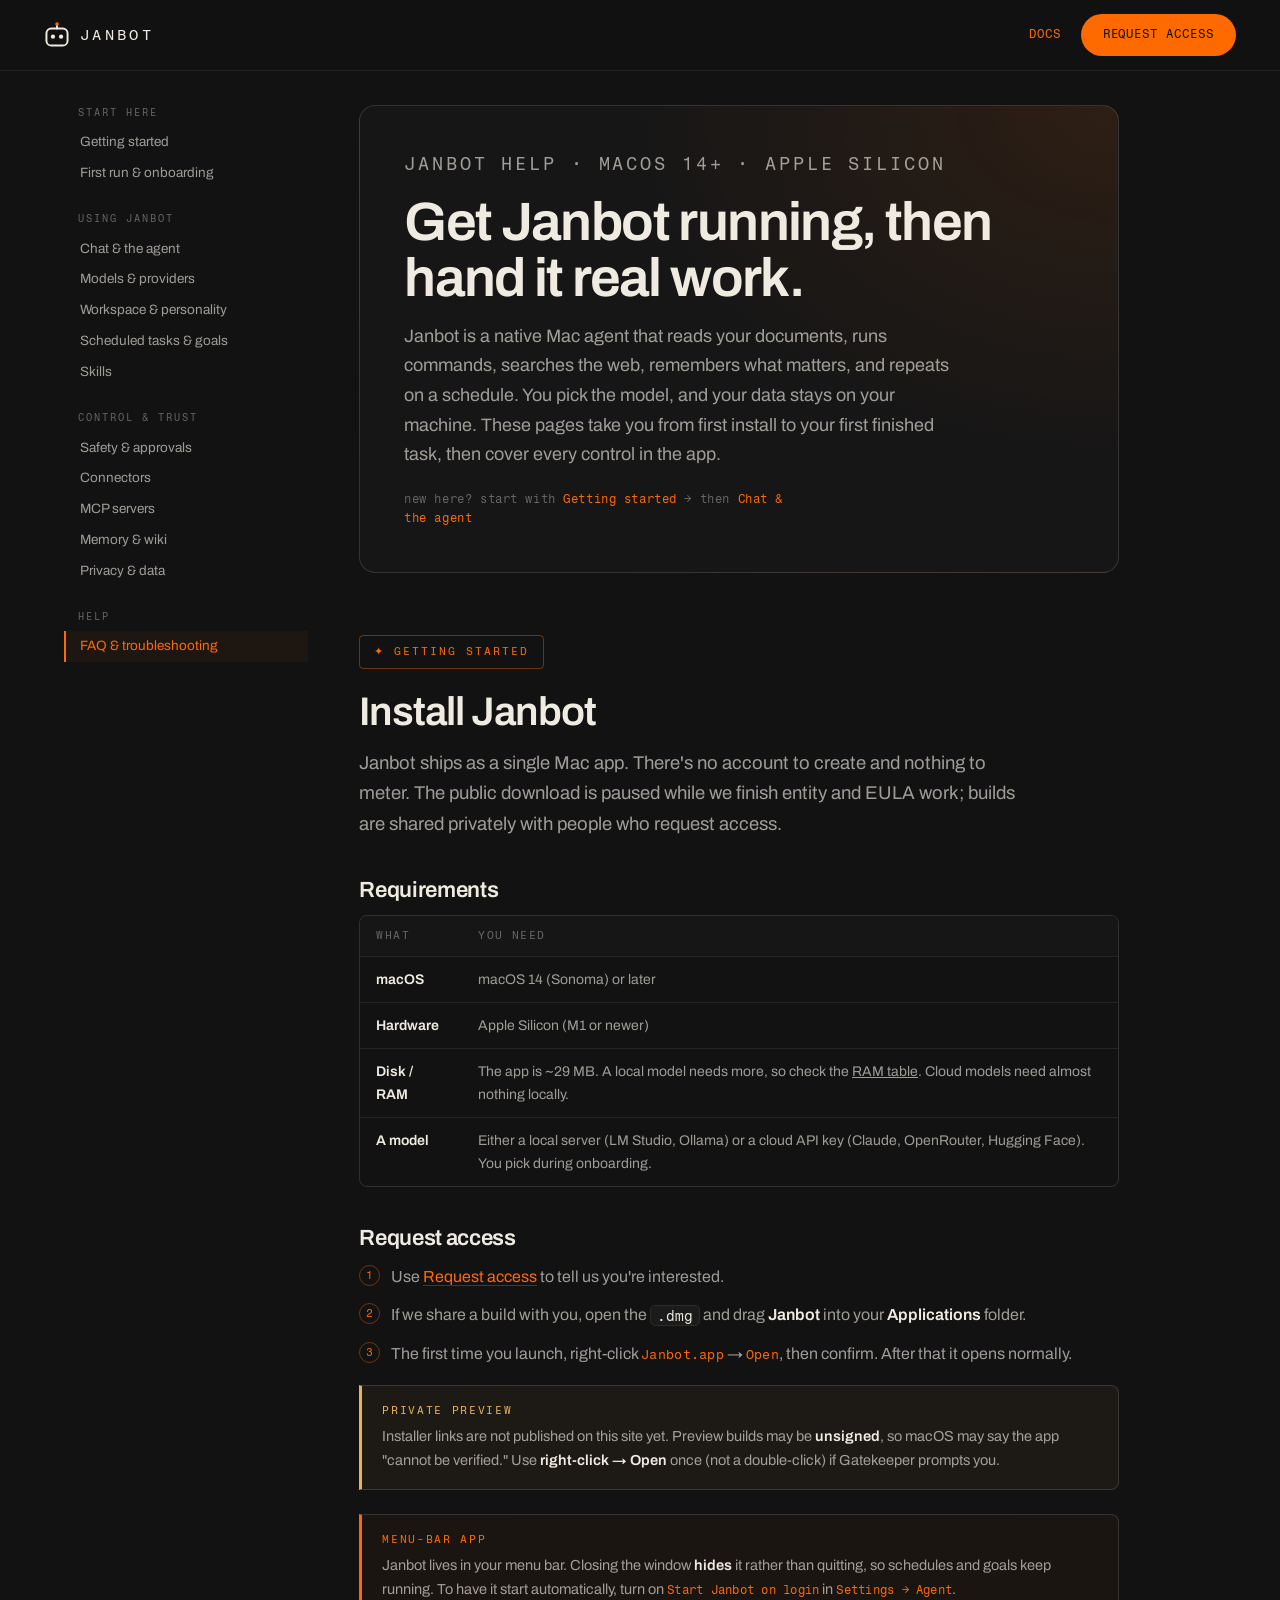
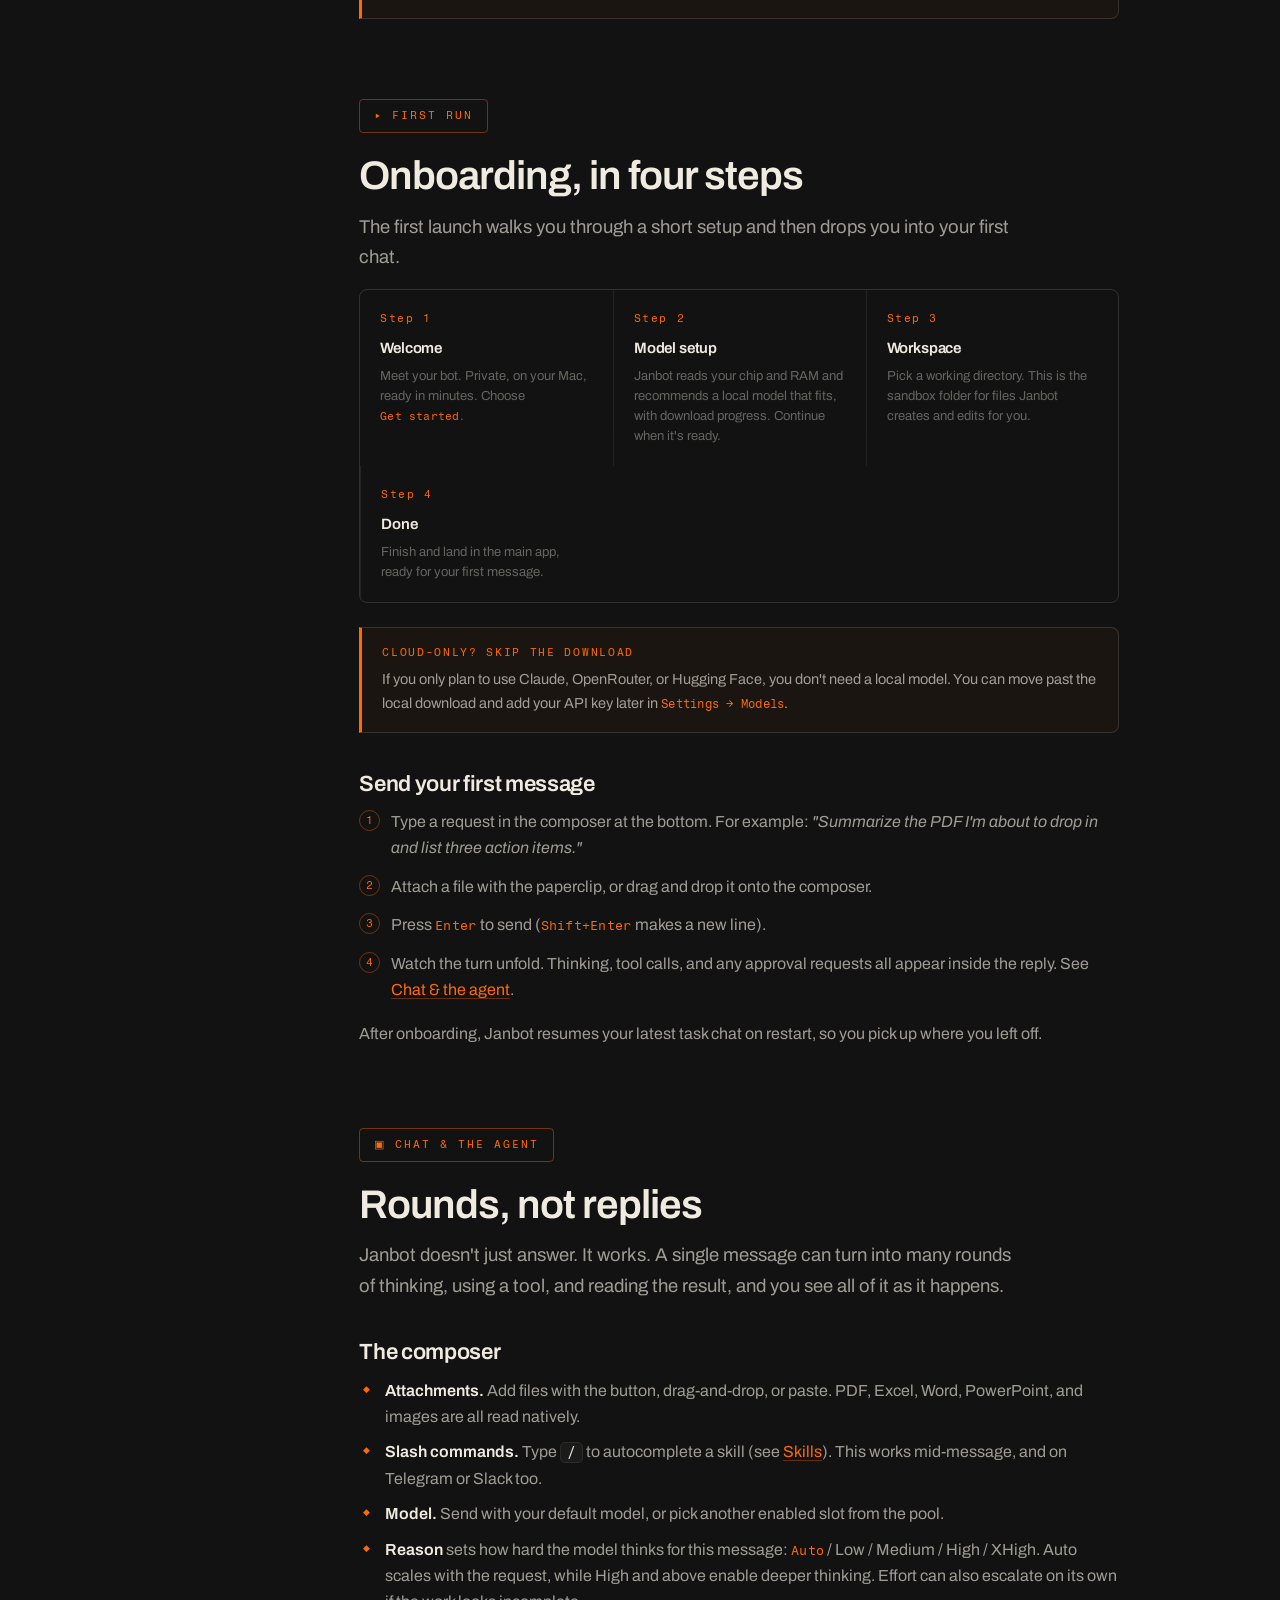
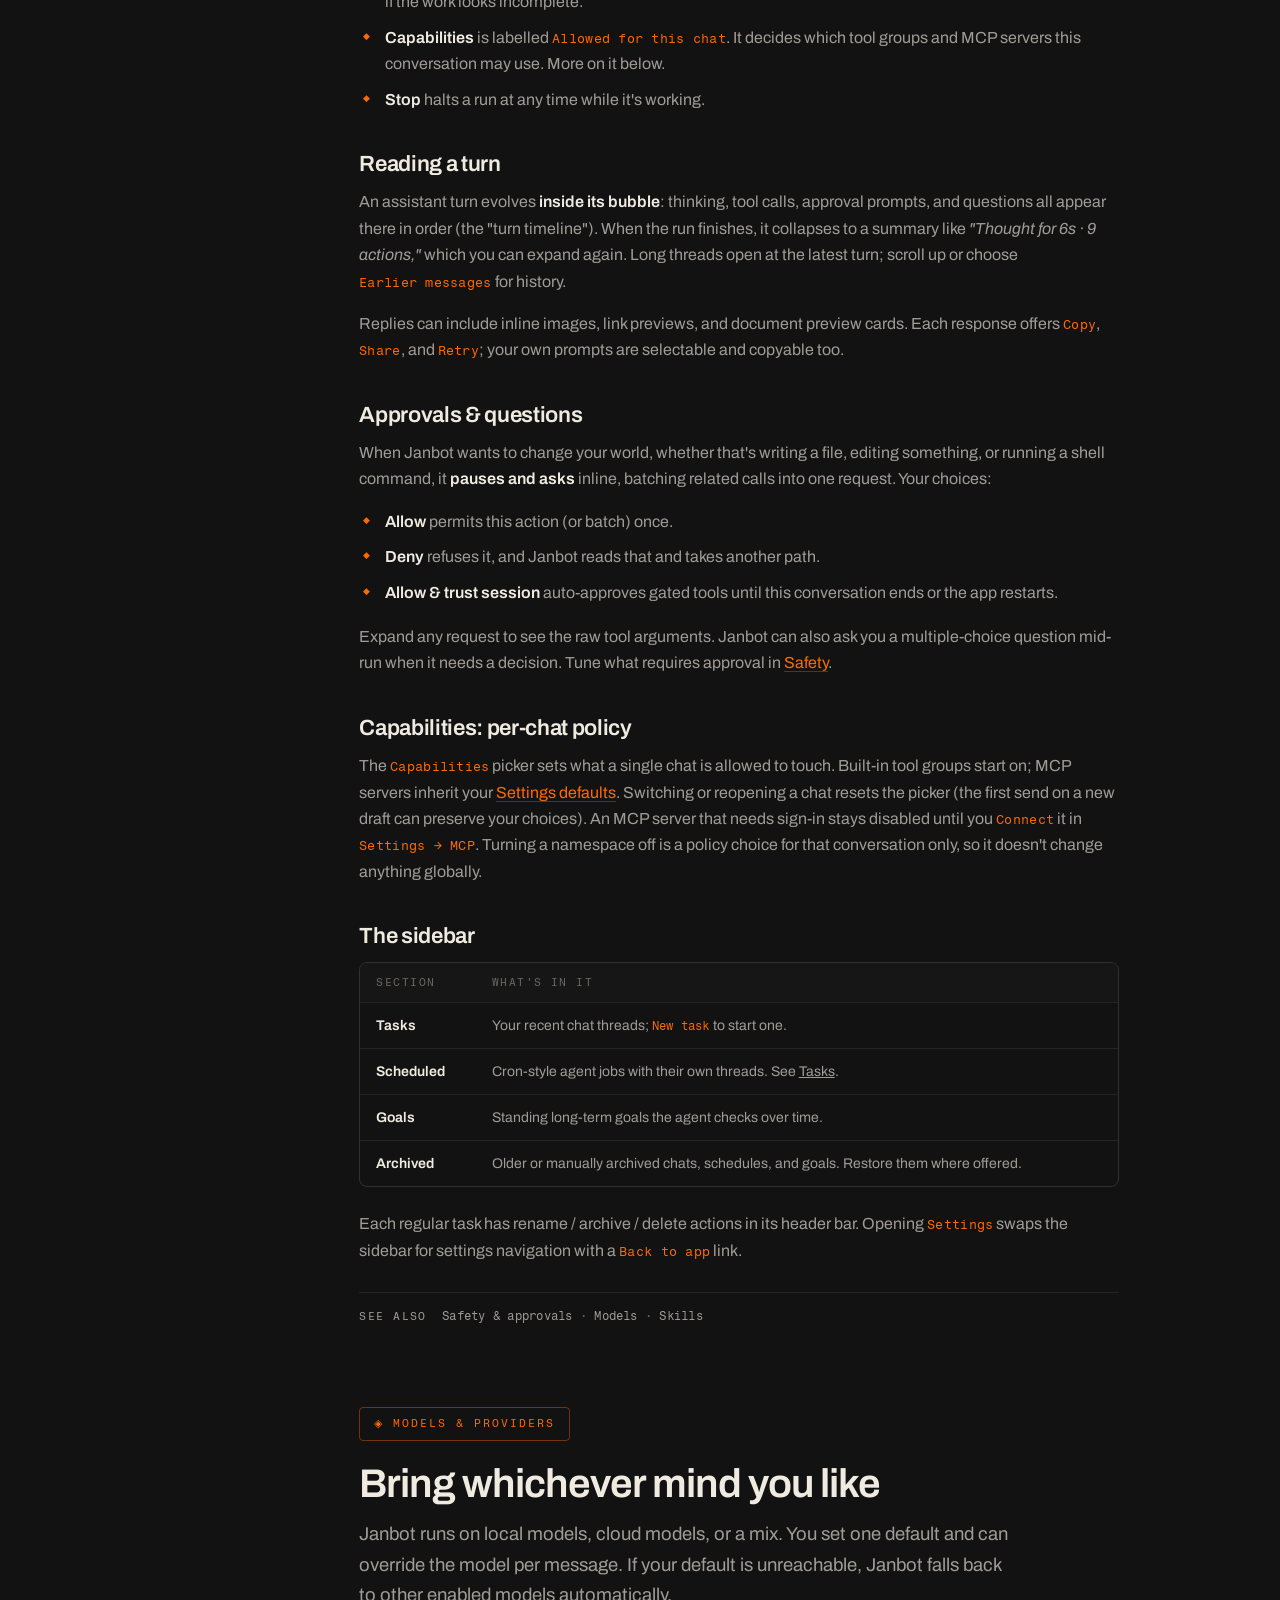
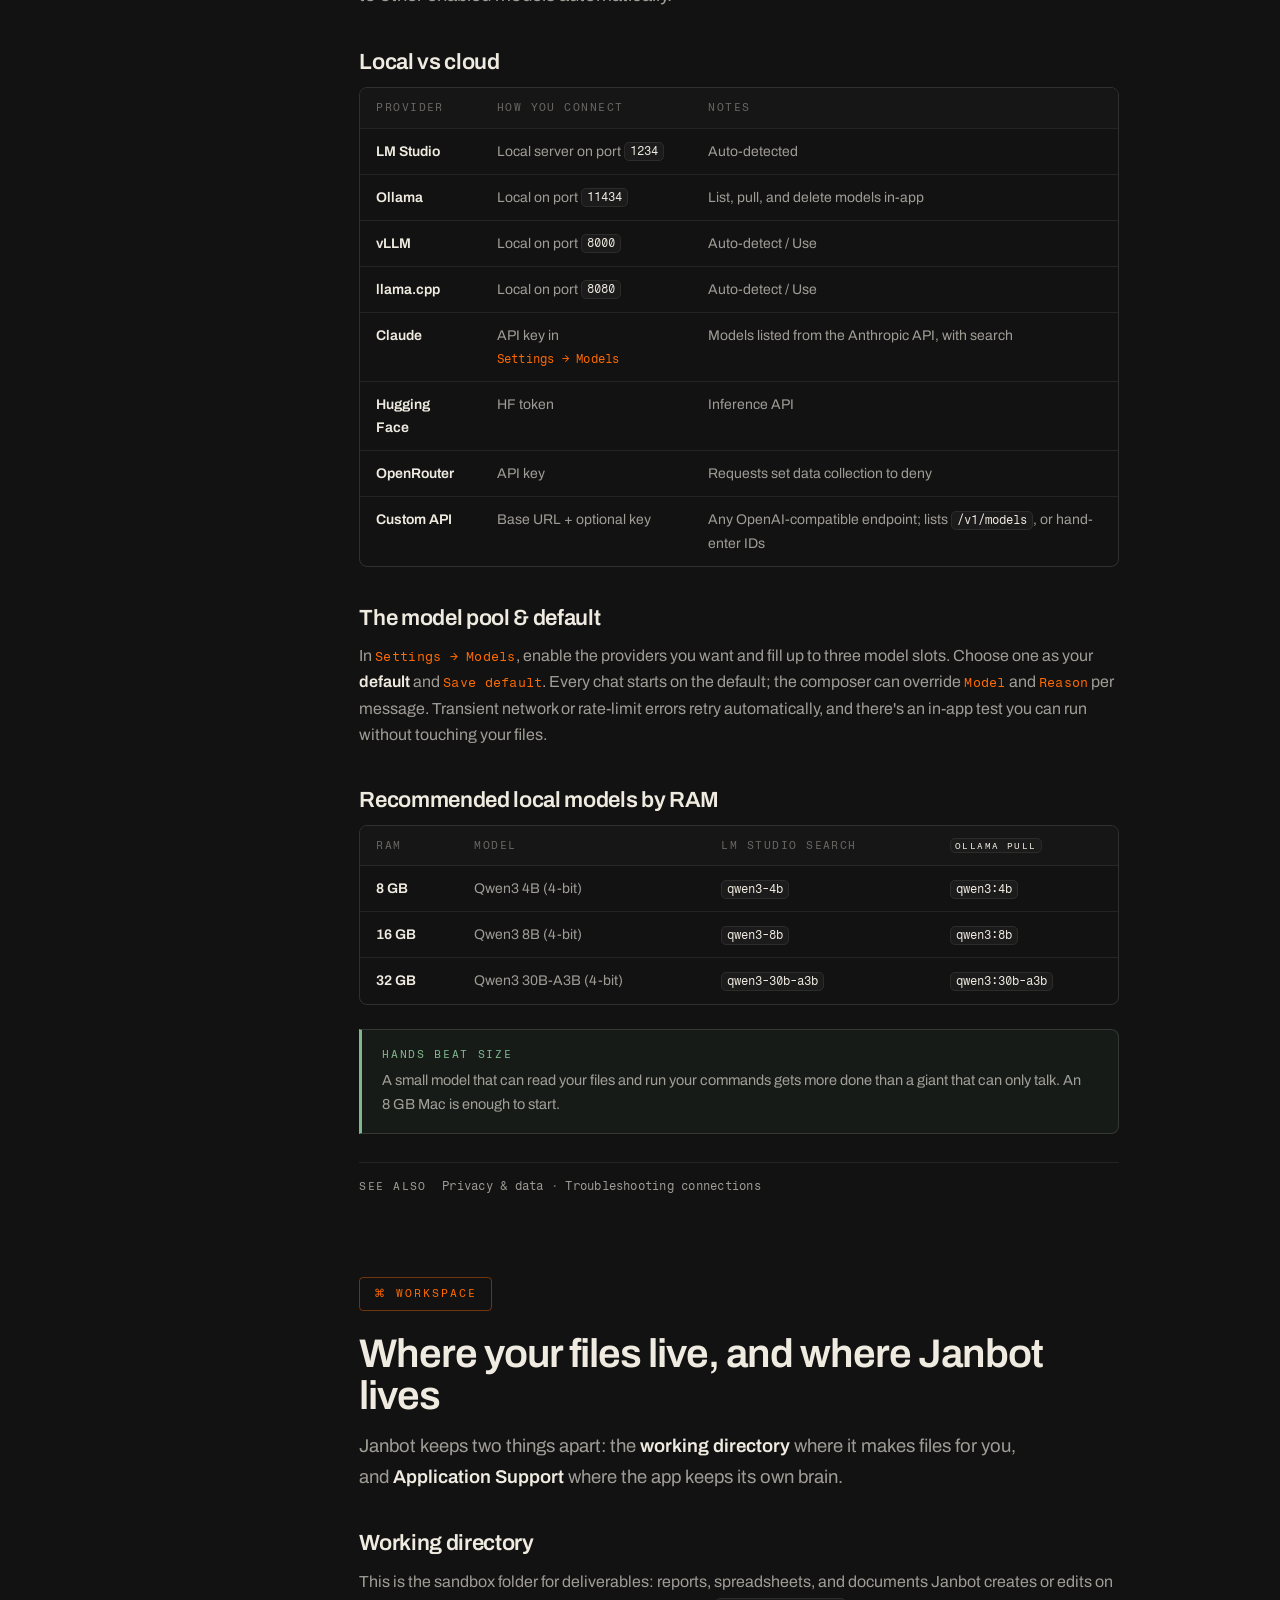
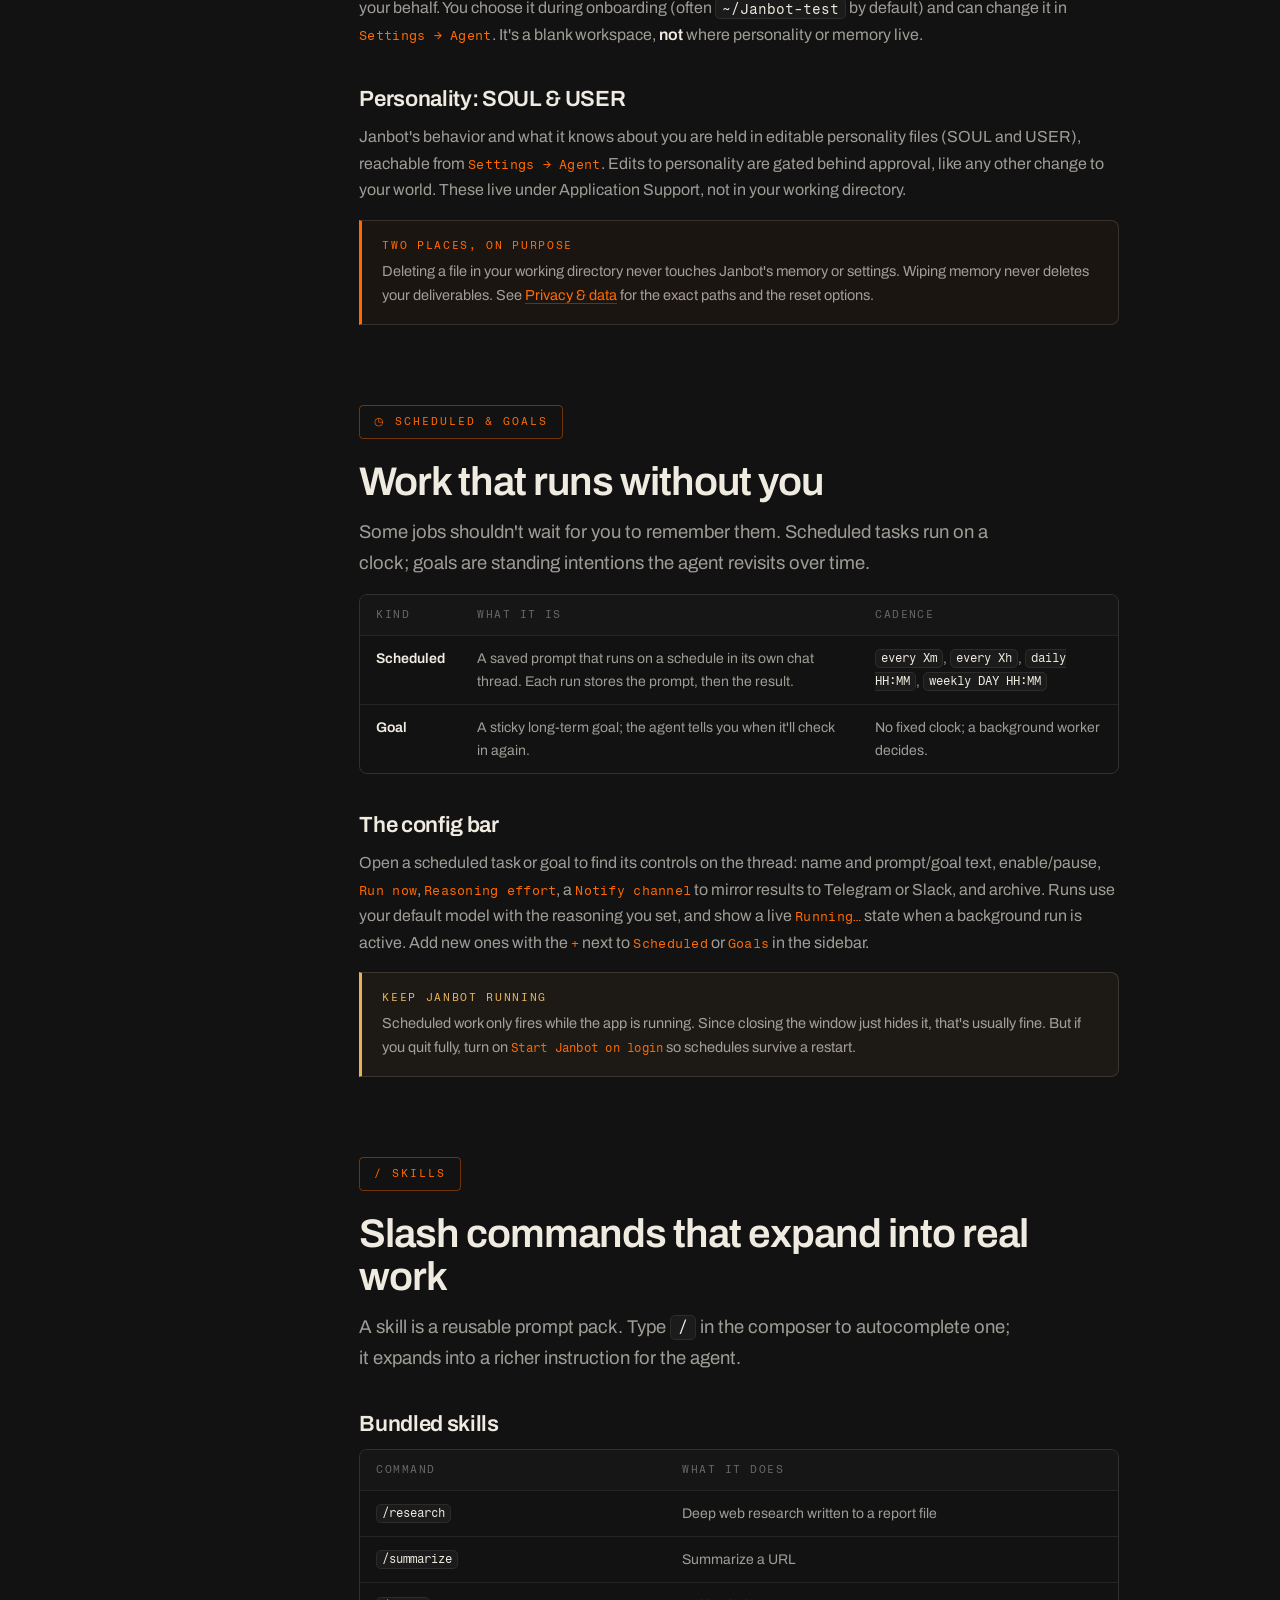
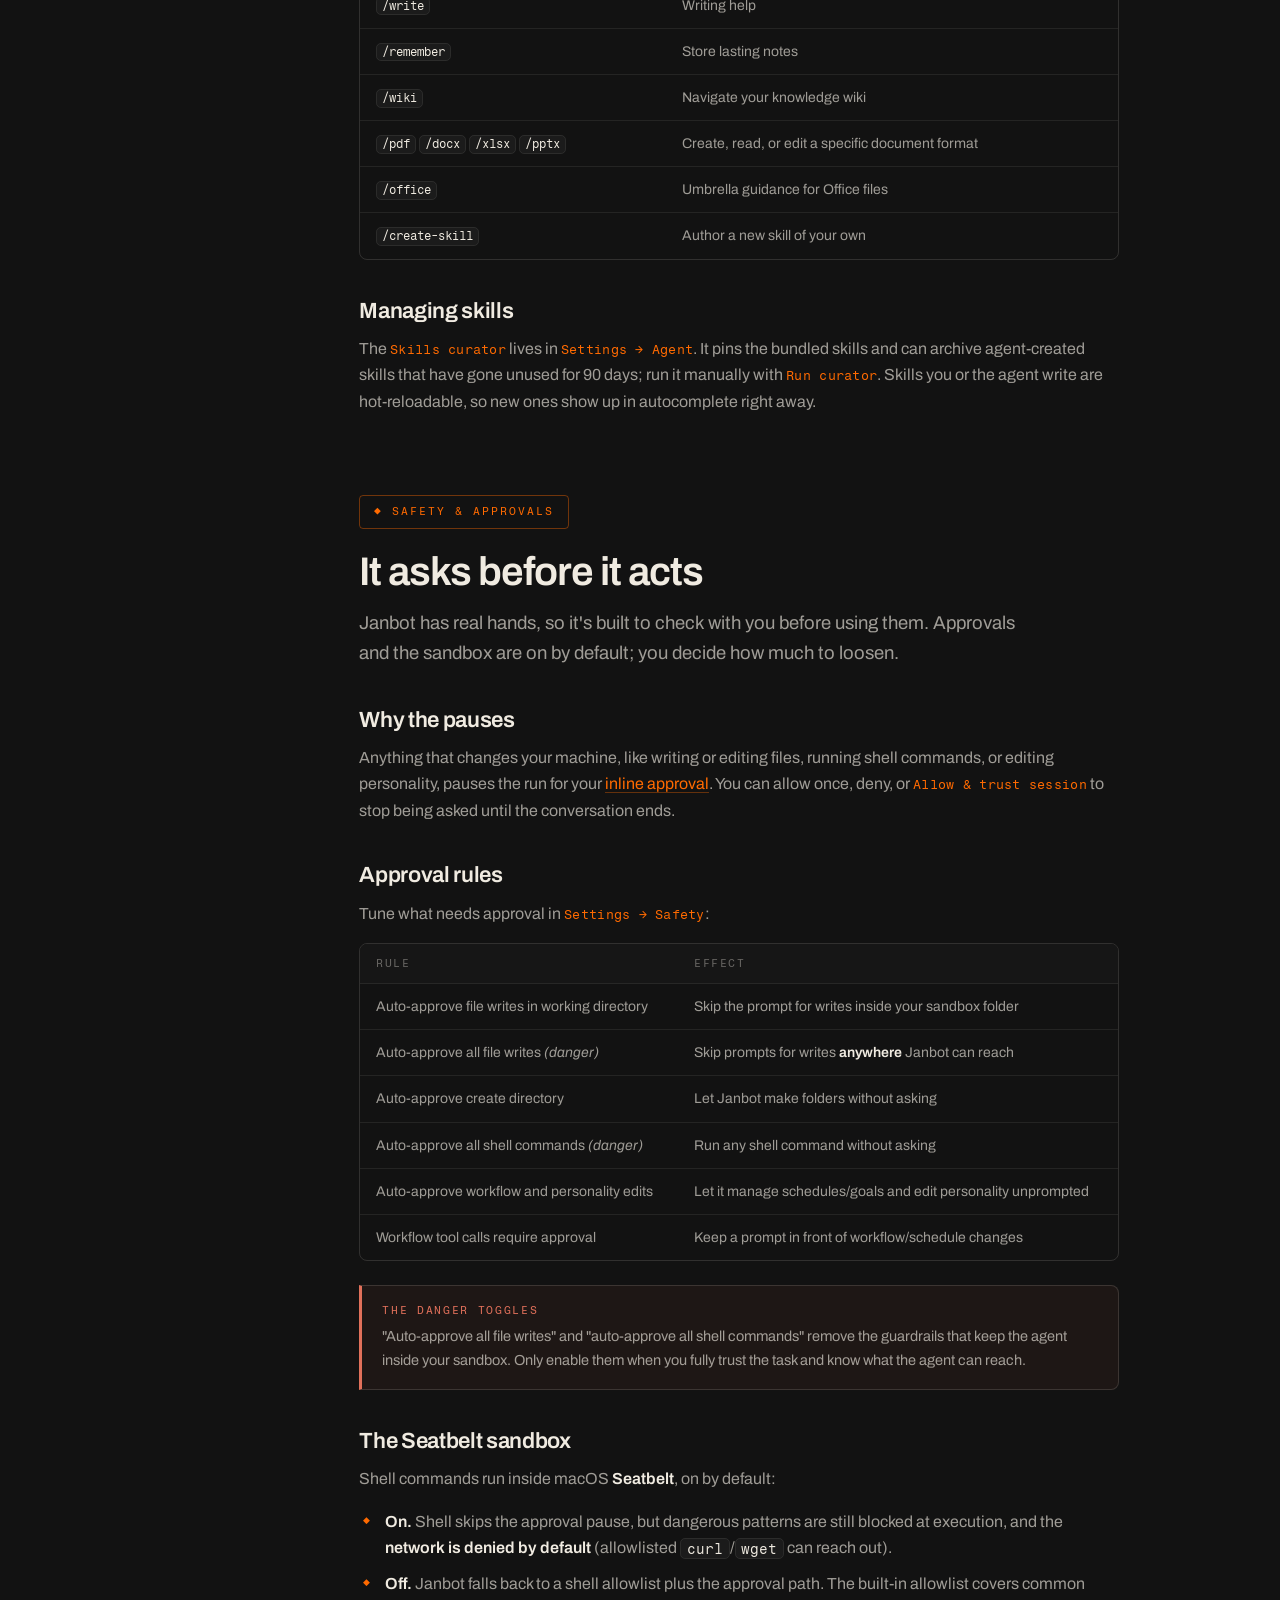
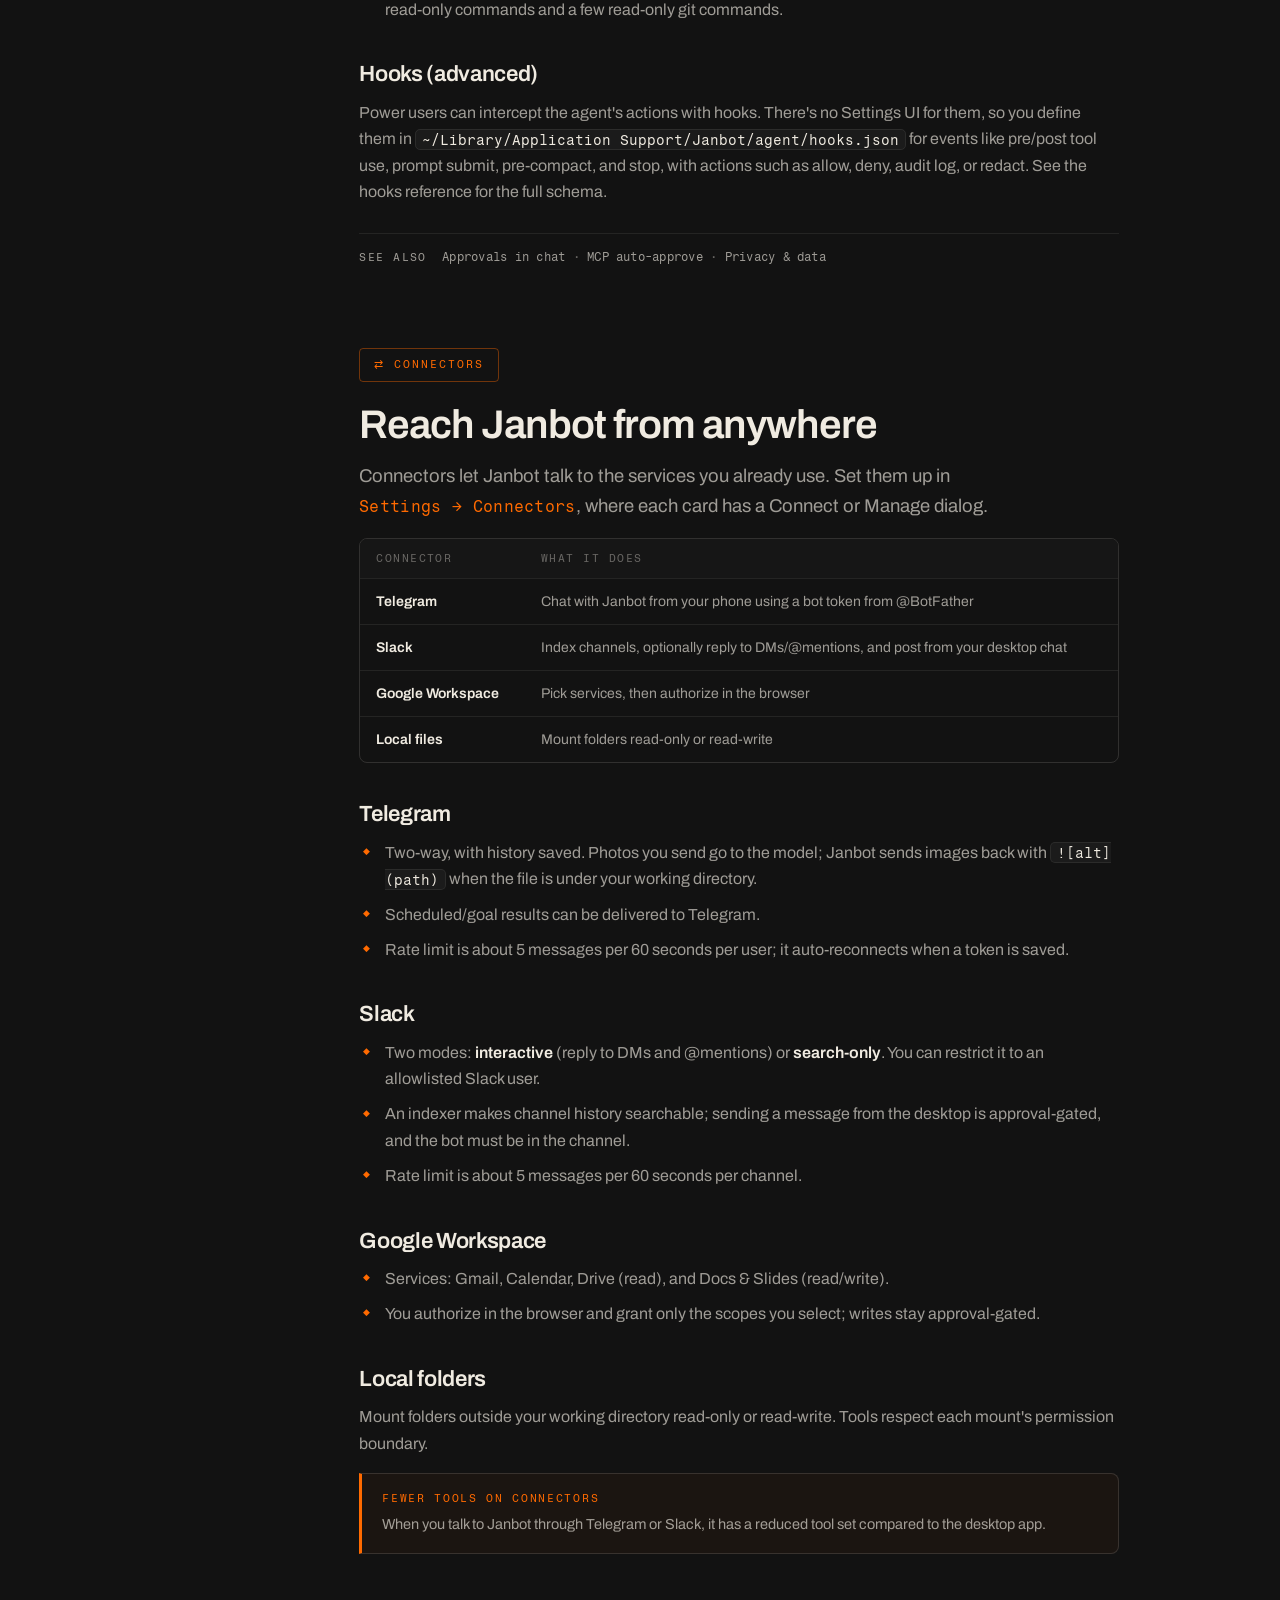
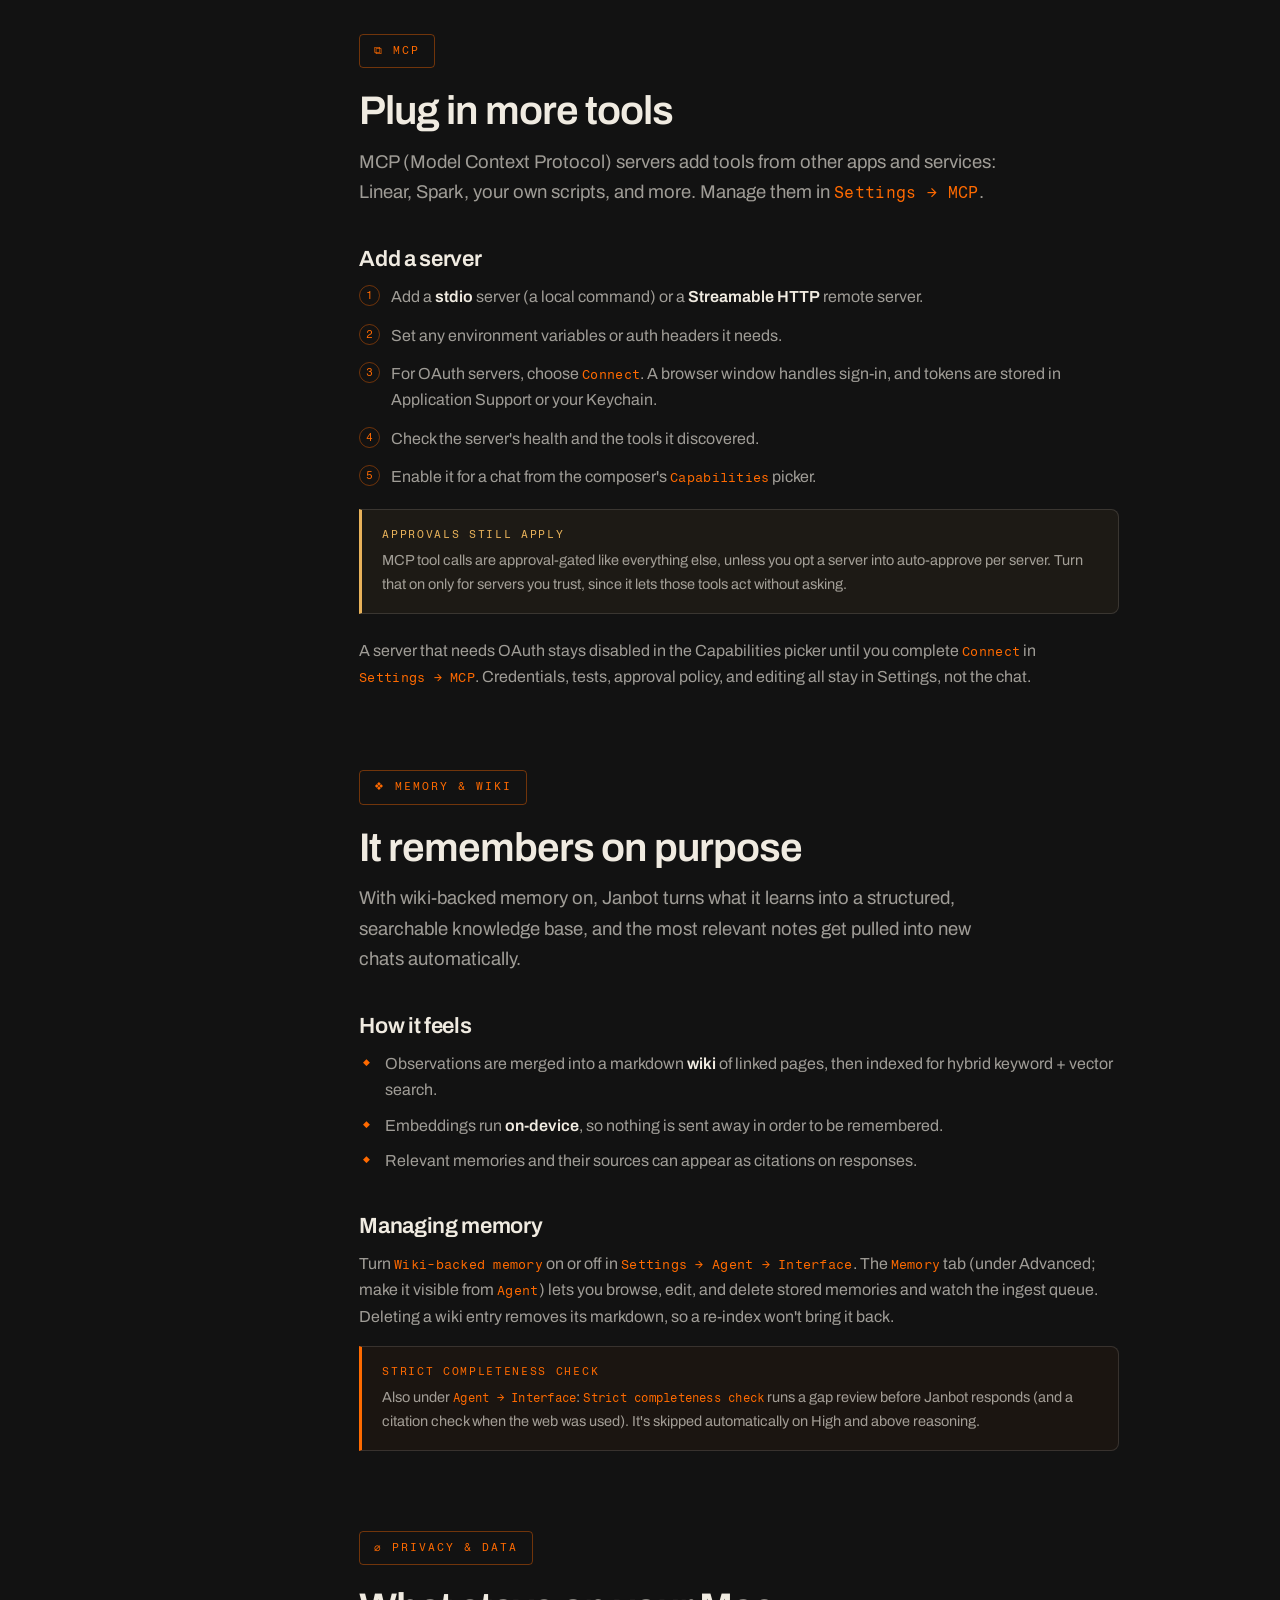
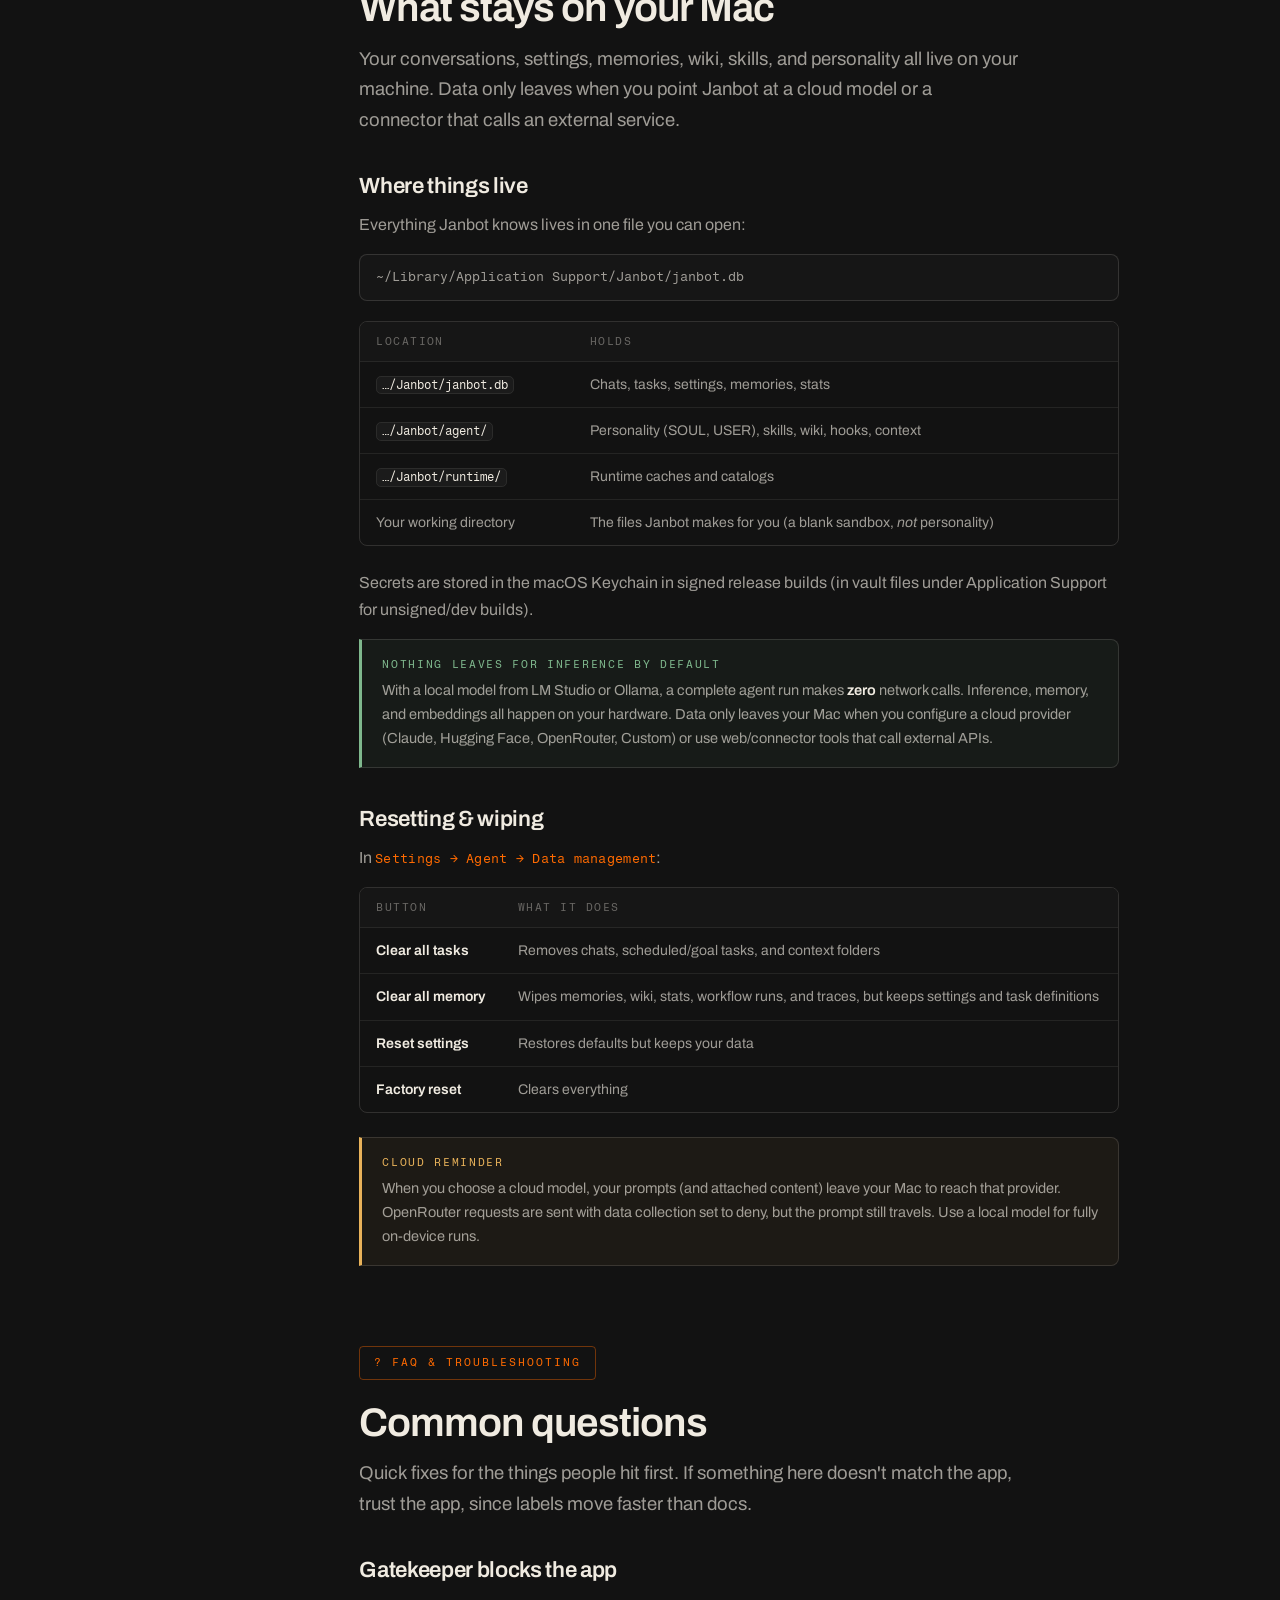
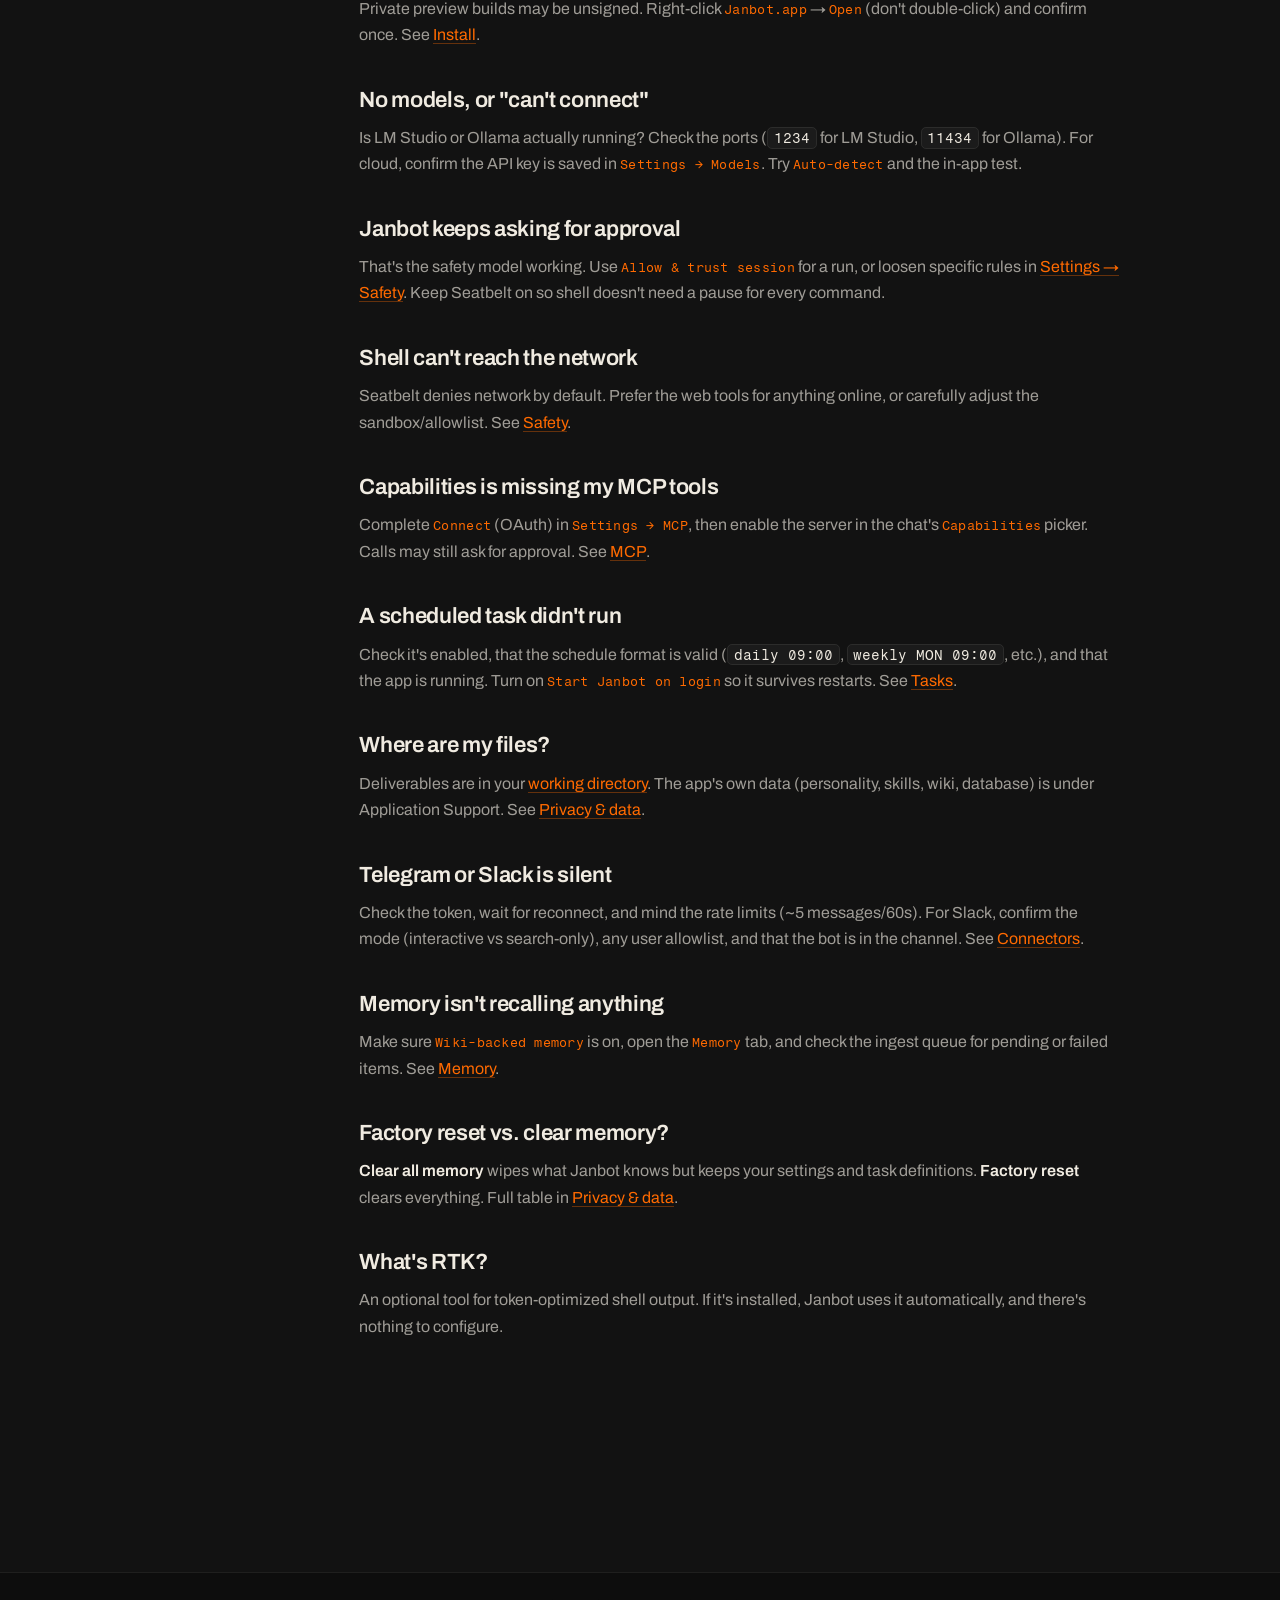
<file: docs.html>
<!DOCTYPE html>
<html lang="en">
<head>
<meta charset="UTF-8">
<meta name="viewport" content="width=device-width, initial-scale=1.0">
<title>Docs · Janbot</title>
<meta name="description" content="Help for Janbot, the on-device AI agent for Mac. Install, onboarding, chat, models, safety, connectors, MCP, tasks, skills, memory, privacy, and troubleshooting.">
<meta property="og:title" content="Janbot Docs">
<meta property="og:description" content="Everything you need to install Janbot, connect a model, and hand off real work, with your data on your Mac.">
<meta property="og:url" content="https://janbot.ai/docs.html">
<link rel="icon" type="image/png" href="favicon.png">
<link rel="preconnect" href="https://fonts.googleapis.com">
<link rel="preconnect" href="https://fonts.gstatic.com" crossorigin>
<link href="https://fonts.googleapis.com/css2?family=Archivo:wght@400..750&family=Fragment+Mono:ital@0;1&display=swap" rel="stylesheet">
<style>
  * { margin: 0; padding: 0; box-sizing: border-box; }

  @media (prefers-reduced-motion: reduce) {
    *, *::before, *::after {
      animation-duration: 0.01ms !important;
      animation-iteration-count: 1 !important;
      transition-duration: 0.01ms !important;
      scroll-behavior: auto !important;
    }
  }

  :root {
    --orange:     #FF6A00;
    --orange-deep:#D25400;
    --ink:        #131110;
    --coal:       #121212;
    --coal-2:     #161616;
    --coal-3:     #1b1b1b;
    --bone:       #F0EBE1;
    --bone-2:     rgba(240, 235, 225, 0.64);
    --bone-3:     rgba(240, 235, 225, 0.38);
    --line:       rgba(240, 235, 225, 0.14);
    --line-soft:  rgba(240, 235, 225, 0.08);
    --cream:      #EFE8DA;
    --ok:         #7FB88D;
    --warn:       #E8B25A;
    --danger:     #E0705A;

    --sans: 'Archivo', -apple-system, BlinkMacSystemFont, 'Segoe UI', sans-serif;
    --mono: 'Fragment Mono', 'SF Mono', ui-monospace, Menlo, monospace;
    --ease: cubic-bezier(0.33, 0, 0.15, 1);
    --focus-ring: 0 0 0 3px rgba(255, 106, 0, 0.5);
    --frame: clamp(10px, 1.6vw, 18px);
    --nav-h: 61px;
  }

  html { scroll-behavior: smooth; }
  body {
    font-family: var(--sans);
    background: var(--coal);
    color: var(--bone);
    font-size: 16px;
    line-height: 1.65;
    -webkit-font-smoothing: antialiased;
    -moz-osx-font-smoothing: grayscale;
    text-rendering: optimizeLegibility;
    overflow-x: hidden;
  }
  ::selection { background: rgba(255, 106, 0, 0.35); }
  a { color: inherit; }
  :where(a, button):focus-visible {
    outline: none;
    box-shadow: var(--focus-ring);
    border-radius: 6px;
  }
  .mono { font-family: var(--mono); }

  .skip {
    position: absolute; left: -9999px; top: 12px; z-index: 1000;
    background: var(--ink); color: var(--cream);
    padding: 8px 14px; border-radius: 999px; font-weight: 600; text-decoration: none;
  }
  .skip:focus { left: 12px; }

  /* ── Pills (shared with home) ── */
  .pill {
    display: inline-flex; align-items: center; gap: 8px;
    font-family: var(--mono); font-size: 12px; letter-spacing: 0.08em;
    text-transform: uppercase; text-decoration: none;
    padding: 11px 22px; border-radius: 999px;
    transition: transform 0.18s var(--ease), background 0.18s var(--ease),
                color 0.18s var(--ease), border-color 0.18s var(--ease);
    white-space: nowrap;
  }
  .pill:hover { transform: translateY(-1px); }
  .pill-hot { background: var(--orange); color: var(--ink); }
  .pill-hot:hover { background: #FF7D1F; }
  .pill-ink { background: var(--ink); color: var(--cream); border: 1px solid var(--line); }
  .pill-ink:hover { background: #000; }
  .pill-line { border: 1.5px solid var(--line); color: var(--bone); }
  .pill-line:hover { border-color: rgba(255,106,0,.6); background: rgba(255,106,0,.05); }

  /* ── Top nav (sticky) ── */
  .top-nav {
    position: sticky; top: 0; z-index: 60;
    display: flex; align-items: center; justify-content: space-between;
    padding: 14px clamp(20px, 4vw, 44px);
    background: rgba(18, 18, 18, 0.82);
    backdrop-filter: blur(14px);
    -webkit-backdrop-filter: blur(14px);
    border-bottom: 1px solid var(--line-soft);
    color: var(--bone);
  }
  .top-nav .plain {
    font-family: var(--mono); font-size: 12px; letter-spacing: 0.08em;
    text-transform: uppercase; text-decoration: none; color: var(--bone-2);
  }
  .top-nav .plain:hover { color: var(--bone); }
  .top-nav .plain.active { color: var(--orange); }
  .hero-nav-links { display: flex; align-items: center; gap: 20px; }
  .brand { display: flex; align-items: center; gap: 10px; text-decoration: none; color: var(--bone); }
  .brand-glyph { width: 26px; height: 26px; display: block; }
  .brand-glyph .bd { fill: var(--orange); }
  .brand-mark { font-family: var(--mono); font-weight: 400; font-size: 15px; letter-spacing: 0.22em; }

  /* mobile TOC toggle */
  .toc-toggle {
    display: none;
    font-family: var(--mono); font-size: 11px; letter-spacing: 0.1em; text-transform: uppercase;
    color: var(--bone-2); background: var(--coal-2); border: 1px solid var(--line);
    padding: 8px 14px; border-radius: 8px; cursor: pointer;
  }

  /* ═══════════ Docs shell ═══════════ */
  .docs-shell {
    max-width: 1240px; margin: 0 auto;
    padding: 0 clamp(20px, 4vw, 44px);
    display: grid;
    grid-template-columns: 244px minmax(0, 1fr);
    gap: clamp(28px, 4vw, 64px);
    align-items: start;
  }

  /* left rail */
  .docs-nav {
    position: sticky;
    top: var(--nav-h);
    max-height: calc(100vh - var(--nav-h));
    overflow-y: auto;
    padding: 34px 0 60px;
    scrollbar-width: thin;
    scrollbar-color: var(--line) transparent;
  }
  .docs-nav::-webkit-scrollbar { width: 6px; }
  .docs-nav::-webkit-scrollbar-thumb { background: var(--line); border-radius: 3px; }
  .toc-label {
    font-family: var(--mono); font-size: 10px; letter-spacing: 0.2em;
    text-transform: uppercase; color: var(--bone-3);
    padding: 0 0 6px 14px; margin-top: 22px; display: block;
  }
  .toc-label:first-child { margin-top: 0; }
  .docs-nav a {
    display: block; text-decoration: none;
    font-size: 13.5px; color: var(--bone-2); line-height: 1.4;
    padding: 6px 14px; border-left: 2px solid transparent;
    transition: color 0.2s var(--ease), border-color 0.2s var(--ease), background 0.2s var(--ease);
  }
  .docs-nav a:hover { color: var(--bone); }
  .docs-nav a.active {
    color: var(--orange); border-left-color: var(--orange);
    background: rgba(255,106,0,.05);
  }

  /* main column */
  .docs-main {
    padding: 34px 0 120px;
    max-width: 760px;
    min-width: 0;
  }

  /* ── Docs page header ── */
  .docs-hero {
    border: 1px solid var(--line);
    border-radius: 16px;
    background:
      radial-gradient(120% 140% at 100% 0%, rgba(255,106,0,.10), transparent 55%),
      var(--coal-2);
    padding: clamp(26px, 4vw, 44px);
    margin-bottom: clamp(40px, 6vh, 72px);
  }
  .docs-kicker {
    font-family: var(--mono); font-size: 11px; letter-spacing: 0.16em;
    text-transform: uppercase; color: var(--orange); margin-bottom: 16px;
  }
  .docs-hero h1 {
    font-weight: 640; font-size: clamp(34px, 5vw, 54px);
    line-height: 1.02; letter-spacing: -0.03em; margin-bottom: 16px;
  }
  .docs-hero p { color: var(--bone-2); max-width: 56ch; font-size: clamp(15.5px, 1.7vw, 18px); }
  .docs-hero .hero-fine {
    font-family: var(--mono); font-size: 11.5px; letter-spacing: 0.05em;
    color: var(--bone-3); margin-top: 20px;
  }

  /* ── Section machinery ── */
  section.doc { scroll-margin-top: calc(var(--nav-h) + 24px); padding-top: 8px; margin-bottom: clamp(52px, 8vh, 96px); }
  .chip {
    display: inline-flex; align-items: center; gap: 8px;
    font-family: var(--mono); font-size: 11px; letter-spacing: 0.18em;
    text-transform: uppercase; color: var(--orange);
    border: 1px solid rgba(255, 106, 0, 0.4);
    padding: 7px 14px; margin-bottom: 22px; border-radius: 4px;
  }
  h2 {
    font-weight: 620; font-size: clamp(28px, 3.6vw, 40px);
    line-height: 1.06; letter-spacing: -0.025em; margin-bottom: 14px;
  }
  h3 {
    font-weight: 620; font-size: clamp(18px, 2vw, 22px);
    letter-spacing: -0.015em; line-height: 1.2;
    margin: 38px 0 12px;
  }
  .doc p { color: var(--bone-2); margin: 0 0 16px; }
  .doc p a, .doc li a { color: var(--orange); text-decoration: none; border-bottom: 1px solid rgba(255,106,0,.35); }
  .doc p a:hover, .doc li a:hover { border-bottom-color: var(--orange); }
  .doc strong { color: var(--bone); font-weight: 620; }
  .lead { font-size: clamp(16px, 1.8vw, 18.5px); color: var(--bone-2); max-width: 60ch; }

  /* inline code / paths / UI labels */
  code, .path, .kbd {
    font-family: var(--mono); font-size: 0.86em;
    background: var(--coal-3); color: var(--bone);
    border: 1px solid var(--line-soft); border-radius: 5px;
    padding: 0.12em 0.42em; overflow-wrap: anywhere;
  }
  .ui {
    font-family: var(--mono); font-size: 0.84em; letter-spacing: 0.02em;
    color: var(--orange); white-space: nowrap;
  }
  .path-block {
    display: block; font-family: var(--mono); font-size: 12.5px;
    color: var(--bone-2); background: var(--coal-2);
    border: 1px solid var(--line); border-radius: 8px;
    padding: 12px 16px; margin: 4px 0 20px; overflow-wrap: anywhere;
  }

  /* lists */
  .doc ul, .doc ol { margin: 0 0 18px; padding-left: 0; list-style: none; }
  .doc ul li, .doc ol li { position: relative; padding-left: 26px; margin-bottom: 9px; color: var(--bone-2); }
  .doc ul li::before {
    content: '◆'; position: absolute; left: 4px; top: 0;
    color: var(--orange); font-size: 9px; top: 0.45em;
  }
  .doc ol { counter-reset: step; }
  .doc ol li { counter-increment: step; }
  .doc ol li::before {
    content: counter(step); position: absolute; left: 0; top: 0.1em;
    font-family: var(--mono); font-size: 11px; color: var(--orange);
    border: 1px solid rgba(255,106,0,.4); border-radius: 50%;
    width: 19px; height: 19px; display: grid; place-items: center; line-height: 1;
  }
  .doc ol li { padding-left: 32px; margin-bottom: 12px; }

  /* ── Callouts ── */
  .note {
    border: 1px solid var(--line); border-left: 3px solid var(--orange);
    background: rgba(255,106,0,.04); border-radius: 0 8px 8px 0;
    padding: 16px 20px; margin: 4px 0 24px;
  }
  .note.warn { border-left-color: var(--warn); background: rgba(232,178,90,.05); }
  .note.danger { border-left-color: var(--danger); background: rgba(224,112,90,.06); }
  .note.ok { border-left-color: var(--ok); background: rgba(127,184,141,.05); }
  .note .note-label {
    font-family: var(--mono); font-size: 10.5px; letter-spacing: 0.16em;
    text-transform: uppercase; color: var(--orange); display: block; margin-bottom: 6px;
  }
  .note.warn .note-label { color: var(--warn); }
  .note.danger .note-label { color: var(--danger); }
  .note.ok .note-label { color: var(--ok); }
  .note p { margin: 0; color: var(--bone-2); font-size: 14.5px; }
  .note p + p { margin-top: 8px; }

  /* ── Tables ── */
  .table-wrap { overflow-x: auto; margin: 4px 0 24px; border: 1px solid var(--line); border-radius: 8px; }
  table { border-collapse: collapse; width: 100%; font-size: 14px; }
  th, td {
    text-align: left; padding: 11px 16px;
    border-bottom: 1px solid var(--line-soft); vertical-align: top;
  }
  thead th {
    font-family: var(--mono); font-size: 10.5px; letter-spacing: 0.14em;
    text-transform: uppercase; color: var(--bone-3); font-weight: 400;
    background: var(--coal-2);
  }
  tbody tr:last-child td { border-bottom: none; }
  tbody tr:hover { background: rgba(240,235,225,.02); }
  td { color: var(--bone-2); }
  td strong, td b { color: var(--bone); font-weight: 600; }
  td code { font-size: 12px; }

  /* ── Step cards (getting started) ── */
  .steps-grid {
    display: grid; grid-template-columns: repeat(auto-fit, minmax(190px, 1fr));
    border: 1px solid var(--line); border-radius: 8px; overflow: hidden; margin: 4px 0 24px;
  }
  .step-card { padding: 20px; border-left: 1px solid var(--line-soft); border-top: 1px solid var(--line-soft); }
  .step-card:nth-child(-n+4) { border-top: none; }
  .step-card:first-child { border-left: none; }
  .step-num {
    font-family: var(--mono); font-size: 11px; letter-spacing: 0.14em;
    color: var(--orange); display: block; margin-bottom: 8px;
  }
  .step-card h4 { font-size: 15px; font-weight: 620; margin-bottom: 5px; letter-spacing: -0.01em; }
  .step-card p { font-size: 13px; color: var(--bone-3); margin: 0; line-height: 1.55; }

  /* ── Cross-links at section foot ── */
  .seealso {
    font-family: var(--mono); font-size: 12px; letter-spacing: 0.02em;
    color: var(--bone-3); border-top: 1px solid var(--line-soft);
    padding-top: 14px; margin-top: 28px;
  }
  .seealso b { color: var(--bone-2); font-weight: 400; text-transform: uppercase; letter-spacing: 0.14em; font-size: 10.5px; margin-right: 8px; }
  .seealso a { color: var(--bone-2); text-decoration: none; }
  .seealso a:hover { color: var(--orange); }

  /* ═══════════ FOOTER (shared) ═══════════ */
  footer {
    position: relative; background: #0D0D0D; overflow: hidden;
    border-top: 1px solid var(--line-soft); margin-top: 40px;
  }
  footer::before {
    content: ''; position: absolute; inset: 0; z-index: 0; pointer-events: none;
    background-image:
      linear-gradient(var(--line-soft) 1px, transparent 1px),
      linear-gradient(90deg, var(--line-soft) 1px, transparent 1px);
    background-size: 46px 46px;
    -webkit-mask-image: radial-gradient(130% 120% at 50% 118%, #000 18%, transparent 72%);
            mask-image: radial-gradient(130% 120% at 50% 118%, #000 18%, transparent 72%);
  }
  .foot {
    position: relative; z-index: 1; max-width: 1180px; margin: 0 auto;
    padding: 30px clamp(20px, 4vw, 44px);
    display: flex; align-items: baseline; justify-content: space-between;
    flex-wrap: wrap; gap: 14px;
  }
  .foot span, .foot a {
    font-family: var(--mono); font-size: 11.5px; letter-spacing: 0.08em;
    color: var(--bone-3); text-decoration: none;
  }
  .foot-links { display: flex; gap: 22px; }
  .foot-links a:hover { color: var(--bone); }

  /* ── Reveal ── */
  .rev { opacity: 0; transform: translateY(14px); transition: opacity 0.6s var(--ease), transform 0.6s var(--ease); }
  .rev.in { opacity: 1; transform: none; }

  /* ═══════════ Responsive ═══════════ */
  @media (max-width: 920px) {
    .docs-shell { grid-template-columns: 1fr; }
    .docs-nav {
      position: fixed; top: var(--nav-h); left: 0; right: 0; bottom: 0; z-index: 55;
      max-height: none; background: var(--coal); padding: 20px clamp(20px,4vw,44px) 60px;
      border-top: 1px solid var(--line-soft);
      display: none;
    }
    .docs-nav.open { display: block; }
    .toc-toggle { display: inline-block; }
    .top-nav .plain { display: none; }
  }
  @media (max-width: 520px) {
    .steps-grid { grid-template-columns: 1fr; }
    .step-card { border-left: none !important; border-top: 1px solid var(--line-soft) !important; }
    .step-card:first-child { border-top: none !important; }
  }
</style>
</head>
<body>

<a class="skip" href="#getting-started">Skip to content</a>

<!-- ═══ NAV ═══ -->
<nav class="top-nav" aria-label="Site">
  <a class="brand" href="index.html" aria-label="Janbot home">
    <svg class="brand-glyph" viewBox="0 0 32 32" aria-hidden="true">
      <rect x="3" y="8" width="26" height="21" rx="6" fill="none" stroke="currentColor" stroke-width="2.4"/>
      <line x1="16" y1="8" x2="16" y2="3" stroke="currentColor" stroke-width="2.4" stroke-linecap="round"/>
      <circle class="bd" cx="16" cy="2.6" r="2.2"/>
      <circle cx="11" cy="18" r="2.6" fill="currentColor"/>
      <circle cx="21" cy="18" r="2.6" fill="currentColor"/>
    </svg>
    <span class="brand-mark">JANBOT</span>
  </a>
  <div class="hero-nav-links">
    <button class="toc-toggle" id="tocToggle" aria-expanded="false" aria-controls="docsNav">Contents</button>
    <a class="plain active" href="docs.html" aria-current="page">Docs</a>
    <a class="pill pill-hot" href="https://docs.google.com/forms/d/e/1FAIpQLSfitd2bcirZFSuv5LWFR64CkXnH7Dr53xU0hwhZsThrmVEXMA/viewform?usp=header" target="_blank" rel="noopener noreferrer">Request access</a>
  </div>
</nav>

<div class="docs-shell">

  <!-- ═══ LEFT RAIL ═══ -->
  <aside class="docs-nav" id="docsNav" aria-label="Docs sections">
    <span class="toc-label">Start here</span>
    <a href="#getting-started">Getting started</a>
    <a href="#first-run">First run &amp; onboarding</a>
    <span class="toc-label">Using Janbot</span>
    <a href="#chat">Chat &amp; the agent</a>
    <a href="#models">Models &amp; providers</a>
    <a href="#workspace">Workspace &amp; personality</a>
    <a href="#tasks">Scheduled tasks &amp; goals</a>
    <a href="#skills">Skills</a>
    <span class="toc-label">Control &amp; trust</span>
    <a href="#safety">Safety &amp; approvals</a>
    <a href="#connectors">Connectors</a>
    <a href="#mcp">MCP servers</a>
    <a href="#memory">Memory &amp; wiki</a>
    <a href="#privacy">Privacy &amp; data</a>
    <span class="toc-label">Help</span>
    <a href="#faq">FAQ &amp; troubleshooting</a>
  </aside>

  <!-- ═══ MAIN ═══ -->
  <main class="docs-main" id="docsMain">

    <div class="docs-hero rev">
      <p class="docs-kicker">Janbot help · macOS 14+ · Apple Silicon</p>
      <h1>Get Janbot running, then hand it real work.</h1>
      <p>Janbot is a native Mac agent that reads your documents, runs commands, searches the web, remembers what matters, and repeats on a schedule. You pick the model, and your data stays on your machine. These pages take you from first install to your first finished task, then cover every control in the app.</p>
      <p class="hero-fine">new here? start with <a href="#getting-started" style="color:var(--orange);text-decoration:none;">Getting started</a> → then <a href="#chat" style="color:var(--orange);text-decoration:none;">Chat &amp; the agent</a></p>
    </div>

    <!-- ══════ GETTING STARTED ══════ -->
    <section class="doc rev" id="getting-started">
      <span class="chip">✦ Getting started</span>
      <h2>Install Janbot</h2>
      <p class="lead">Janbot ships as a single Mac app. There's no account to create and nothing to meter. The public download is paused while we finish entity and EULA work; builds are shared privately with people who request access.</p>

      <h3>Requirements</h3>
      <div class="table-wrap">
        <table>
          <thead><tr><th>What</th><th>You need</th></tr></thead>
          <tbody>
            <tr><td><strong>macOS</strong></td><td>macOS 14 (Sonoma) or later</td></tr>
            <tr><td><strong>Hardware</strong></td><td>Apple Silicon (M1 or newer)</td></tr>
            <tr><td><strong>Disk / RAM</strong></td><td>The app is ~29&nbsp;MB. A local model needs more, so check the <a href="#models">RAM table</a>. Cloud models need almost nothing locally.</td></tr>
            <tr><td><strong>A model</strong></td><td>Either a local server (LM&nbsp;Studio, Ollama) or a cloud API key (Claude, OpenRouter, Hugging&nbsp;Face). You pick during onboarding.</td></tr>
          </tbody>
        </table>
      </div>

      <h3>Request access</h3>
      <ol>
        <li>Use <a href="https://docs.google.com/forms/d/e/1FAIpQLSfitd2bcirZFSuv5LWFR64CkXnH7Dr53xU0hwhZsThrmVEXMA/viewform?usp=header" target="_blank" rel="noopener noreferrer">Request access</a> to tell us you're interested.</li>
        <li>If we share a build with you, open the <code>.dmg</code> and drag <strong>Janbot</strong> into your <strong>Applications</strong> folder.</li>
        <li>The first time you launch, right-click <span class="ui">Janbot.app</span> → <span class="ui">Open</span>, then confirm. After that it opens normally.</li>
      </ol>

      <div class="note warn">
        <span class="note-label">Private preview</span>
        <p>Installer links are not published on this site yet. Preview builds may be <strong>unsigned</strong>, so macOS may say the app "cannot be verified." Use <strong>right-click → Open</strong> once (not a double-click) if Gatekeeper prompts you.</p>
      </div>

      <div class="note">
        <span class="note-label">Menu-bar app</span>
        <p>Janbot lives in your menu bar. Closing the window <strong>hides</strong> it rather than quitting, so schedules and goals keep running. To have it start automatically, turn on <span class="ui">Start Janbot on login</span> in <span class="ui">Settings → Agent</span>.</p>
      </div>
    </section>

    <!-- ══════ FIRST RUN ══════ -->
    <section class="doc rev" id="first-run">
      <span class="chip">▸ First run</span>
      <h2>Onboarding, in four steps</h2>
      <p class="lead">The first launch walks you through a short setup and then drops you into your first chat.</p>

      <div class="steps-grid">
        <div class="step-card">
          <span class="step-num">Step 1</span>
          <h4>Welcome</h4>
          <p>Meet your bot. Private, on your Mac, ready in minutes. Choose <span class="ui">Get started</span>.</p>
        </div>
        <div class="step-card">
          <span class="step-num">Step 2</span>
          <h4>Model setup</h4>
          <p>Janbot reads your chip and RAM and recommends a local model that fits, with download progress. Continue when it's ready.</p>
        </div>
        <div class="step-card">
          <span class="step-num">Step 3</span>
          <h4>Workspace</h4>
          <p>Pick a working directory. This is the sandbox folder for files Janbot creates and edits for you.</p>
        </div>
        <div class="step-card">
          <span class="step-num">Step 4</span>
          <h4>Done</h4>
          <p>Finish and land in the main app, ready for your first message.</p>
        </div>
      </div>

      <div class="note">
        <span class="note-label">Cloud-only? Skip the download</span>
        <p>If you only plan to use Claude, OpenRouter, or Hugging Face, you don't need a local model. You can move past the local download and add your API key later in <span class="ui">Settings → Models</span>.</p>
      </div>

      <h3>Send your first message</h3>
      <ol>
        <li>Type a request in the composer at the bottom. For example: <em>"Summarize the PDF I'm about to drop in and list three action items."</em></li>
        <li>Attach a file with the paperclip, or drag and drop it onto the composer.</li>
        <li>Press <span class="ui">Enter</span> to send (<span class="ui">Shift+Enter</span> makes a new line).</li>
        <li>Watch the turn unfold. Thinking, tool calls, and any approval requests all appear inside the reply. See <a href="#chat">Chat &amp; the agent</a>.</li>
      </ol>
      <p>After onboarding, Janbot resumes your latest task chat on restart, so you pick up where you left off.</p>
    </section>

    <!-- ══════ CHAT ══════ -->
    <section class="doc rev" id="chat">
      <span class="chip">▣ Chat &amp; the agent</span>
      <h2>Rounds, not replies</h2>
      <p class="lead">Janbot doesn't just answer. It works. A single message can turn into many rounds of thinking, using a tool, and reading the result, and you see all of it as it happens.</p>

      <h3>The composer</h3>
      <ul>
        <li><strong>Attachments.</strong> Add files with the button, drag-and-drop, or paste. PDF, Excel, Word, PowerPoint, and images are all read natively.</li>
        <li><strong>Slash commands.</strong> Type <code>/</code> to autocomplete a skill (see <a href="#skills">Skills</a>). This works mid-message, and on Telegram or Slack too.</li>
        <li><strong>Model.</strong> Send with your default model, or pick another enabled slot from the pool.</li>
        <li><strong>Reason</strong> sets how hard the model thinks for this message: <span class="ui">Auto</span> / Low / Medium / High / XHigh. Auto scales with the request, while High and above enable deeper thinking. Effort can also escalate on its own if the work looks incomplete.</li>
        <li><strong>Capabilities</strong> is labelled <span class="ui">Allowed for this chat</span>. It decides which tool groups and MCP servers this conversation may use. More on it below.</li>
        <li><strong>Stop</strong> halts a run at any time while it's working.</li>
      </ul>

      <h3>Reading a turn</h3>
      <p>An assistant turn evolves <strong>inside its bubble</strong>: thinking, tool calls, approval prompts, and questions all appear there in order (the "turn timeline"). When the run finishes, it collapses to a summary like <em>"Thought for 6s · 9 actions,"</em> which you can expand again. Long threads open at the latest turn; scroll up or choose <span class="ui">Earlier messages</span> for history.</p>
      <p>Replies can include inline images, link previews, and document preview cards. Each response offers <span class="ui">Copy</span>, <span class="ui">Share</span>, and <span class="ui">Retry</span>; your own prompts are selectable and copyable too.</p>

      <h3>Approvals &amp; questions</h3>
      <p>When Janbot wants to change your world, whether that's writing a file, editing something, or running a shell command, it <strong>pauses and asks</strong> inline, batching related calls into one request. Your choices:</p>
      <ul>
        <li><strong>Allow</strong> permits this action (or batch) once.</li>
        <li><strong>Deny</strong> refuses it, and Janbot reads that and takes another path.</li>
        <li><strong>Allow &amp; trust session</strong> auto-approves gated tools until this conversation ends or the app restarts.</li>
      </ul>
      <p>Expand any request to see the raw tool arguments. Janbot can also ask you a multiple-choice question mid-run when it needs a decision. Tune what requires approval in <a href="#safety">Safety</a>.</p>

      <h3>Capabilities: per-chat policy</h3>
      <p>The <span class="ui">Capabilities</span> picker sets what a single chat is allowed to touch. Built-in tool groups start on; MCP servers inherit your <a href="#mcp">Settings defaults</a>. Switching or reopening a chat resets the picker (the first send on a new draft can preserve your choices). An MCP server that needs sign-in stays disabled until you <span class="ui">Connect</span> it in <span class="ui">Settings → MCP</span>. Turning a namespace off is a policy choice for that conversation only, so it doesn't change anything globally.</p>

      <h3>The sidebar</h3>
      <div class="table-wrap">
        <table>
          <thead><tr><th>Section</th><th>What's in it</th></tr></thead>
          <tbody>
            <tr><td><strong>Tasks</strong></td><td>Your recent chat threads; <span class="ui">New task</span> to start one.</td></tr>
            <tr><td><strong>Scheduled</strong></td><td>Cron-style agent jobs with their own threads. See <a href="#tasks">Tasks</a>.</td></tr>
            <tr><td><strong>Goals</strong></td><td>Standing long-term goals the agent checks over time.</td></tr>
            <tr><td><strong>Archived</strong></td><td>Older or manually archived chats, schedules, and goals. Restore them where offered.</td></tr>
          </tbody>
        </table>
      </div>
      <p>Each regular task has rename / archive / delete actions in its header bar. Opening <span class="ui">Settings</span> swaps the sidebar for settings navigation with a <span class="ui">Back to app</span> link.</p>

      <div class="seealso"><b>See also</b> <a href="#safety">Safety &amp; approvals</a> · <a href="#models">Models</a> · <a href="#skills">Skills</a></div>
    </section>

    <!-- ══════ MODELS ══════ -->
    <section class="doc rev" id="models">
      <span class="chip">◈ Models &amp; providers</span>
      <h2>Bring whichever mind you like</h2>
      <p class="lead">Janbot runs on local models, cloud models, or a mix. You set one default and can override the model per message. If your default is unreachable, Janbot falls back to other enabled models automatically.</p>

      <h3>Local vs cloud</h3>
      <div class="table-wrap">
        <table>
          <thead><tr><th>Provider</th><th>How you connect</th><th>Notes</th></tr></thead>
          <tbody>
            <tr><td><strong>LM Studio</strong></td><td>Local server on port <code>1234</code></td><td>Auto-detected</td></tr>
            <tr><td><strong>Ollama</strong></td><td>Local on port <code>11434</code></td><td>List, pull, and delete models in-app</td></tr>
            <tr><td><strong>vLLM</strong></td><td>Local on port <code>8000</code></td><td>Auto-detect / Use</td></tr>
            <tr><td><strong>llama.cpp</strong></td><td>Local on port <code>8080</code></td><td>Auto-detect / Use</td></tr>
            <tr><td><strong>Claude</strong></td><td>API key in <span class="ui">Settings → Models</span></td><td>Models listed from the Anthropic API, with search</td></tr>
            <tr><td><strong>Hugging Face</strong></td><td>HF token</td><td>Inference API</td></tr>
            <tr><td><strong>OpenRouter</strong></td><td>API key</td><td>Requests set data collection to deny</td></tr>
            <tr><td><strong>Custom API</strong></td><td>Base URL + optional key</td><td>Any OpenAI-compatible endpoint; lists <code>/v1/models</code>, or hand-enter IDs</td></tr>
          </tbody>
        </table>
      </div>

      <h3>The model pool &amp; default</h3>
      <p>In <span class="ui">Settings → Models</span>, enable the providers you want and fill up to three model slots. Choose one as your <strong>default</strong> and <span class="ui">Save default</span>. Every chat starts on the default; the composer can override <span class="ui">Model</span> and <span class="ui">Reason</span> per message. Transient network or rate-limit errors retry automatically, and there's an in-app test you can run without touching your files.</p>

      <h3>Recommended local models by RAM</h3>
      <div class="table-wrap">
        <table>
          <thead><tr><th>RAM</th><th>Model</th><th>LM Studio search</th><th><code>ollama pull</code></th></tr></thead>
          <tbody>
            <tr><td><strong>8 GB</strong></td><td>Qwen3 4B (4-bit)</td><td><code>qwen3-4b</code></td><td><code>qwen3:4b</code></td></tr>
            <tr><td><strong>16 GB</strong></td><td>Qwen3 8B (4-bit)</td><td><code>qwen3-8b</code></td><td><code>qwen3:8b</code></td></tr>
            <tr><td><strong>32 GB</strong></td><td>Qwen3 30B-A3B (4-bit)</td><td><code>qwen3-30b-a3b</code></td><td><code>qwen3:30b-a3b</code></td></tr>
          </tbody>
        </table>
      </div>
      <div class="note ok">
        <span class="note-label">Hands beat size</span>
        <p>A small model that can read your files and run your commands gets more done than a giant that can only talk. An 8&nbsp;GB Mac is enough to start.</p>
      </div>

      <div class="seealso"><b>See also</b> <a href="#privacy">Privacy &amp; data</a> · <a href="#faq">Troubleshooting connections</a></div>
    </section>

    <!-- ══════ WORKSPACE ══════ -->
    <section class="doc rev" id="workspace">
      <span class="chip">⌘ Workspace</span>
      <h2>Where your files live, and where Janbot lives</h2>
      <p class="lead">Janbot keeps two things apart: the <strong>working directory</strong> where it makes files for you, and <strong>Application Support</strong> where the app keeps its own brain.</p>

      <h3>Working directory</h3>
      <p>This is the sandbox folder for deliverables: reports, spreadsheets, and documents Janbot creates or edits on your behalf. You choose it during onboarding (often <code>~/Janbot-test</code> by default) and can change it in <span class="ui">Settings → Agent</span>. It's a blank workspace, <strong>not</strong> where personality or memory live.</p>

      <h3>Personality: SOUL &amp; USER</h3>
      <p>Janbot's behavior and what it knows about you are held in editable personality files (SOUL and USER), reachable from <span class="ui">Settings → Agent</span>. Edits to personality are gated behind approval, like any other change to your world. These live under Application Support, not in your working directory.</p>

      <div class="note">
        <span class="note-label">Two places, on purpose</span>
        <p>Deleting a file in your working directory never touches Janbot's memory or settings. Wiping memory never deletes your deliverables. See <a href="#privacy">Privacy &amp; data</a> for the exact paths and the reset options.</p>
      </div>
    </section>

    <!-- ══════ TASKS ══════ -->
    <section class="doc rev" id="tasks">
      <span class="chip">◷ Scheduled &amp; goals</span>
      <h2>Work that runs without you</h2>
      <p class="lead">Some jobs shouldn't wait for you to remember them. Scheduled tasks run on a clock; goals are standing intentions the agent revisits over time.</p>

      <div class="table-wrap">
        <table>
          <thead><tr><th>Kind</th><th>What it is</th><th>Cadence</th></tr></thead>
          <tbody>
            <tr><td><strong>Scheduled</strong></td><td>A saved prompt that runs on a schedule in its own chat thread. Each run stores the prompt, then the result.</td><td><code>every Xm</code>, <code>every Xh</code>, <code>daily HH:MM</code>, <code>weekly DAY HH:MM</code></td></tr>
            <tr><td><strong>Goal</strong></td><td>A sticky long-term goal; the agent tells you when it'll check in again.</td><td>No fixed clock; a background worker decides.</td></tr>
          </tbody>
        </table>
      </div>

      <h3>The config bar</h3>
      <p>Open a scheduled task or goal to find its controls on the thread: name and prompt/goal text, enable/pause, <span class="ui">Run now</span>, <span class="ui">Reasoning effort</span>, a <span class="ui">Notify channel</span> to mirror results to Telegram or Slack, and archive. Runs use your default model with the reasoning you set, and show a live <span class="ui">Running…</span> state when a background run is active. Add new ones with the <span class="ui">+</span> next to <span class="ui">Scheduled</span> or <span class="ui">Goals</span> in the sidebar.</p>

      <div class="note warn">
        <span class="note-label">Keep Janbot running</span>
        <p>Scheduled work only fires while the app is running. Since closing the window just hides it, that's usually fine. But if you quit fully, turn on <span class="ui">Start Janbot on login</span> so schedules survive a restart.</p>
      </div>
    </section>

    <!-- ══════ SKILLS ══════ -->
    <section class="doc rev" id="skills">
      <span class="chip">/ Skills</span>
      <h2>Slash commands that expand into real work</h2>
      <p class="lead">A skill is a reusable prompt pack. Type <code>/</code> in the composer to autocomplete one; it expands into a richer instruction for the agent.</p>

      <h3>Bundled skills</h3>
      <div class="table-wrap">
        <table>
          <thead><tr><th>Command</th><th>What it does</th></tr></thead>
          <tbody>
            <tr><td><code>/research</code></td><td>Deep web research written to a report file</td></tr>
            <tr><td><code>/summarize</code></td><td>Summarize a URL</td></tr>
            <tr><td><code>/write</code></td><td>Writing help</td></tr>
            <tr><td><code>/remember</code></td><td>Store lasting notes</td></tr>
            <tr><td><code>/wiki</code></td><td>Navigate your knowledge wiki</td></tr>
            <tr><td><code>/pdf</code> <code>/docx</code> <code>/xlsx</code> <code>/pptx</code></td><td>Create, read, or edit a specific document format</td></tr>
            <tr><td><code>/office</code></td><td>Umbrella guidance for Office files</td></tr>
            <tr><td><code>/create-skill</code></td><td>Author a new skill of your own</td></tr>
          </tbody>
        </table>
      </div>

      <h3>Managing skills</h3>
      <p>The <span class="ui">Skills curator</span> lives in <span class="ui">Settings → Agent</span>. It pins the bundled skills and can archive agent-created skills that have gone unused for 90 days; run it manually with <span class="ui">Run curator</span>. Skills you or the agent write are hot-reloadable, so new ones show up in autocomplete right away.</p>
    </section>

    <!-- ══════ SAFETY ══════ -->
    <section class="doc rev" id="safety">
      <span class="chip">◆ Safety &amp; approvals</span>
      <h2>It asks before it acts</h2>
      <p class="lead">Janbot has real hands, so it's built to check with you before using them. Approvals and the sandbox are on by default; you decide how much to loosen.</p>

      <h3>Why the pauses</h3>
      <p>Anything that changes your machine, like writing or editing files, running shell commands, or editing personality, pauses the run for your <a href="#chat">inline approval</a>. You can allow once, deny, or <span class="ui">Allow &amp; trust session</span> to stop being asked until the conversation ends.</p>

      <h3>Approval rules</h3>
      <p>Tune what needs approval in <span class="ui">Settings → Safety</span>:</p>
      <div class="table-wrap">
        <table>
          <thead><tr><th>Rule</th><th>Effect</th></tr></thead>
          <tbody>
            <tr><td>Auto-approve file writes in working directory</td><td>Skip the prompt for writes inside your sandbox folder</td></tr>
            <tr><td>Auto-approve all file writes <em>(danger)</em></td><td>Skip prompts for writes <strong>anywhere</strong> Janbot can reach</td></tr>
            <tr><td>Auto-approve create directory</td><td>Let Janbot make folders without asking</td></tr>
            <tr><td>Auto-approve all shell commands <em>(danger)</em></td><td>Run any shell command without asking</td></tr>
            <tr><td>Auto-approve workflow and personality edits</td><td>Let it manage schedules/goals and edit personality unprompted</td></tr>
            <tr><td>Workflow tool calls require approval</td><td>Keep a prompt in front of workflow/schedule changes</td></tr>
          </tbody>
        </table>
      </div>
      <div class="note danger">
        <span class="note-label">The danger toggles</span>
        <p>"Auto-approve all file writes" and "auto-approve all shell commands" remove the guardrails that keep the agent inside your sandbox. Only enable them when you fully trust the task and know what the agent can reach.</p>
      </div>

      <h3>The Seatbelt sandbox</h3>
      <p>Shell commands run inside macOS <strong>Seatbelt</strong>, on by default:</p>
      <ul>
        <li><strong>On.</strong> Shell skips the approval pause, but dangerous patterns are still blocked at execution, and the <strong>network is denied by default</strong> (allowlisted <code>curl</code>/<code>wget</code> can reach out).</li>
        <li><strong>Off.</strong> Janbot falls back to a shell allowlist plus the approval path. The built-in allowlist covers common read-only commands and a few read-only git commands.</li>
      </ul>

      <h3>Hooks (advanced)</h3>
      <p>Power users can intercept the agent's actions with hooks. There's no Settings UI for them, so you define them in <span class="path">~/Library/Application Support/Janbot/agent/hooks.json</span> for events like pre/post tool use, prompt submit, pre-compact, and stop, with actions such as allow, deny, audit log, or redact. See the hooks reference for the full schema.</p>

      <div class="seealso"><b>See also</b> <a href="#chat">Approvals in chat</a> · <a href="#mcp">MCP auto-approve</a> · <a href="#privacy">Privacy &amp; data</a></div>
    </section>

    <!-- ══════ CONNECTORS ══════ -->
    <section class="doc rev" id="connectors">
      <span class="chip">⇄ Connectors</span>
      <h2>Reach Janbot from anywhere</h2>
      <p class="lead">Connectors let Janbot talk to the services you already use. Set them up in <span class="ui">Settings → Connectors</span>, where each card has a Connect or Manage dialog.</p>

      <div class="table-wrap">
        <table>
          <thead><tr><th>Connector</th><th>What it does</th></tr></thead>
          <tbody>
            <tr><td><strong>Telegram</strong></td><td>Chat with Janbot from your phone using a bot token from @BotFather</td></tr>
            <tr><td><strong>Slack</strong></td><td>Index channels, optionally reply to DMs/@mentions, and post from your desktop chat</td></tr>
            <tr><td><strong>Google Workspace</strong></td><td>Pick services, then authorize in the browser</td></tr>
            <tr><td><strong>Local files</strong></td><td>Mount folders read-only or read-write</td></tr>
          </tbody>
        </table>
      </div>

      <h3>Telegram</h3>
      <ul>
        <li>Two-way, with history saved. Photos you send go to the model; Janbot sends images back with <code>![alt](path)</code> when the file is under your working directory.</li>
        <li>Scheduled/goal results can be delivered to Telegram.</li>
        <li>Rate limit is about 5 messages per 60 seconds per user; it auto-reconnects when a token is saved.</li>
      </ul>

      <h3>Slack</h3>
      <ul>
        <li>Two modes: <strong>interactive</strong> (reply to DMs and @mentions) or <strong>search-only</strong>. You can restrict it to an allowlisted Slack user.</li>
        <li>An indexer makes channel history searchable; sending a message from the desktop is approval-gated, and the bot must be in the channel.</li>
        <li>Rate limit is about 5 messages per 60 seconds per channel.</li>
      </ul>

      <h3>Google Workspace</h3>
      <ul>
        <li>Services: Gmail, Calendar, Drive (read), and Docs &amp; Slides (read/write).</li>
        <li>You authorize in the browser and grant only the scopes you select; writes stay approval-gated.</li>
      </ul>

      <h3>Local folders</h3>
      <p>Mount folders outside your working directory read-only or read-write. Tools respect each mount's permission boundary.</p>

      <div class="note">
        <span class="note-label">Fewer tools on connectors</span>
        <p>When you talk to Janbot through Telegram or Slack, it has a reduced tool set compared to the desktop app.</p>
      </div>
    </section>

    <!-- ══════ MCP ══════ -->
    <section class="doc rev" id="mcp">
      <span class="chip">⧉ MCP</span>
      <h2>Plug in more tools</h2>
      <p class="lead">MCP (Model Context Protocol) servers add tools from other apps and services: Linear, Spark, your own scripts, and more. Manage them in <span class="ui">Settings → MCP</span>.</p>

      <h3>Add a server</h3>
      <ol>
        <li>Add a <strong>stdio</strong> server (a local command) or a <strong>Streamable HTTP</strong> remote server.</li>
        <li>Set any environment variables or auth headers it needs.</li>
        <li>For OAuth servers, choose <span class="ui">Connect</span>. A browser window handles sign-in, and tokens are stored in Application Support or your Keychain.</li>
        <li>Check the server's health and the tools it discovered.</li>
        <li>Enable it for a chat from the composer's <span class="ui">Capabilities</span> picker.</li>
      </ol>

      <div class="note warn">
        <span class="note-label">Approvals still apply</span>
        <p>MCP tool calls are approval-gated like everything else, unless you opt a server into auto-approve per server. Turn that on only for servers you trust, since it lets those tools act without asking.</p>
      </div>

      <p>A server that needs OAuth stays disabled in the Capabilities picker until you complete <span class="ui">Connect</span> in <span class="ui">Settings → MCP</span>. Credentials, tests, approval policy, and editing all stay in Settings, not the chat.</p>
    </section>

    <!-- ══════ MEMORY ══════ -->
    <section class="doc rev" id="memory">
      <span class="chip">❖ Memory &amp; wiki</span>
      <h2>It remembers on purpose</h2>
      <p class="lead">With wiki-backed memory on, Janbot turns what it learns into a structured, searchable knowledge base, and the most relevant notes get pulled into new chats automatically.</p>

      <h3>How it feels</h3>
      <ul>
        <li>Observations are merged into a markdown <strong>wiki</strong> of linked pages, then indexed for hybrid keyword + vector search.</li>
        <li>Embeddings run <strong>on-device</strong>, so nothing is sent away in order to be remembered.</li>
        <li>Relevant memories and their sources can appear as citations on responses.</li>
      </ul>

      <h3>Managing memory</h3>
      <p>Turn <span class="ui">Wiki-backed memory</span> on or off in <span class="ui">Settings → Agent → Interface</span>. The <span class="ui">Memory</span> tab (under Advanced; make it visible from <span class="ui">Agent</span>) lets you browse, edit, and delete stored memories and watch the ingest queue. Deleting a wiki entry removes its markdown, so a re-index won't bring it back.</p>

      <div class="note">
        <span class="note-label">Strict completeness check</span>
        <p>Also under <span class="ui">Agent → Interface</span>: <span class="ui">Strict completeness check</span> runs a gap review before Janbot responds (and a citation check when the web was used). It's skipped automatically on High and above reasoning.</p>
      </div>
    </section>

    <!-- ══════ PRIVACY ══════ -->
    <section class="doc rev" id="privacy">
      <span class="chip">⌀ Privacy &amp; data</span>
      <h2>What stays on your Mac</h2>
      <p class="lead">Your conversations, settings, memories, wiki, skills, and personality all live on your machine. Data only leaves when you point Janbot at a cloud model or a connector that calls an external service.</p>

      <h3>Where things live</h3>
      <p>Everything Janbot knows lives in one file you can open:</p>
      <span class="path-block">~/Library/Application Support/Janbot/janbot.db</span>
      <div class="table-wrap">
        <table>
          <thead><tr><th>Location</th><th>Holds</th></tr></thead>
          <tbody>
            <tr><td><span class="path">…/Janbot/janbot.db</span></td><td>Chats, tasks, settings, memories, stats</td></tr>
            <tr><td><span class="path">…/Janbot/agent/</span></td><td>Personality (SOUL, USER), skills, wiki, hooks, context</td></tr>
            <tr><td><span class="path">…/Janbot/runtime/</span></td><td>Runtime caches and catalogs</td></tr>
            <tr><td>Your working directory</td><td>The files Janbot makes for you (a blank sandbox, <em>not</em> personality)</td></tr>
          </tbody>
        </table>
      </div>
      <p>Secrets are stored in the macOS Keychain in signed release builds (in vault files under Application Support for unsigned/dev builds).</p>

      <div class="note ok">
        <span class="note-label">Nothing leaves for inference by default</span>
        <p>With a local model from LM Studio or Ollama, a complete agent run makes <strong>zero</strong> network calls. Inference, memory, and embeddings all happen on your hardware. Data only leaves your Mac when you configure a cloud provider (Claude, Hugging Face, OpenRouter, Custom) or use web/connector tools that call external APIs.</p>
      </div>

      <h3>Resetting &amp; wiping</h3>
      <p>In <span class="ui">Settings → Agent → Data management</span>:</p>
      <div class="table-wrap">
        <table>
          <thead><tr><th>Button</th><th>What it does</th></tr></thead>
          <tbody>
            <tr><td><strong>Clear all tasks</strong></td><td>Removes chats, scheduled/goal tasks, and context folders</td></tr>
            <tr><td><strong>Clear all memory</strong></td><td>Wipes memories, wiki, stats, workflow runs, and traces, but keeps settings and task definitions</td></tr>
            <tr><td><strong>Reset settings</strong></td><td>Restores defaults but keeps your data</td></tr>
            <tr><td><strong>Factory reset</strong></td><td>Clears everything</td></tr>
          </tbody>
        </table>
      </div>

      <div class="note warn">
        <span class="note-label">Cloud reminder</span>
        <p>When you choose a cloud model, your prompts (and attached content) leave your Mac to reach that provider. OpenRouter requests are sent with data collection set to deny, but the prompt still travels. Use a local model for fully on-device runs.</p>
      </div>
    </section>

    <!-- ══════ FAQ ══════ -->
    <section class="doc rev" id="faq">
      <span class="chip">? FAQ &amp; troubleshooting</span>
      <h2>Common questions</h2>
      <p class="lead">Quick fixes for the things people hit first. If something here doesn't match the app, trust the app, since labels move faster than docs.</p>

      <h3>Gatekeeper blocks the app</h3>
      <p>Private preview builds may be unsigned. Right-click <span class="ui">Janbot.app</span> → <span class="ui">Open</span> (don't double-click) and confirm once. See <a href="#getting-started">Install</a>.</p>

      <h3>No models, or "can't connect"</h3>
      <p>Is LM Studio or Ollama actually running? Check the ports (<code>1234</code> for LM Studio, <code>11434</code> for Ollama). For cloud, confirm the API key is saved in <span class="ui">Settings → Models</span>. Try <span class="ui">Auto-detect</span> and the in-app test.</p>

      <h3>Janbot keeps asking for approval</h3>
      <p>That's the safety model working. Use <span class="ui">Allow &amp; trust session</span> for a run, or loosen specific rules in <a href="#safety">Settings → Safety</a>. Keep Seatbelt on so shell doesn't need a pause for every command.</p>

      <h3>Shell can't reach the network</h3>
      <p>Seatbelt denies network by default. Prefer the web tools for anything online, or carefully adjust the sandbox/allowlist. See <a href="#safety">Safety</a>.</p>

      <h3>Capabilities is missing my MCP tools</h3>
      <p>Complete <span class="ui">Connect</span> (OAuth) in <span class="ui">Settings → MCP</span>, then enable the server in the chat's <span class="ui">Capabilities</span> picker. Calls may still ask for approval. See <a href="#mcp">MCP</a>.</p>

      <h3>A scheduled task didn't run</h3>
      <p>Check it's enabled, that the schedule format is valid (<code>daily 09:00</code>, <code>weekly MON 09:00</code>, etc.), and that the app is running. Turn on <span class="ui">Start Janbot on login</span> so it survives restarts. See <a href="#tasks">Tasks</a>.</p>

      <h3>Where are my files?</h3>
      <p>Deliverables are in your <a href="#workspace">working directory</a>. The app's own data (personality, skills, wiki, database) is under Application Support. See <a href="#privacy">Privacy &amp; data</a>.</p>

      <h3>Telegram or Slack is silent</h3>
      <p>Check the token, wait for reconnect, and mind the rate limits (~5 messages/60s). For Slack, confirm the mode (interactive vs search-only), any user allowlist, and that the bot is in the channel. See <a href="#connectors">Connectors</a>.</p>

      <h3>Memory isn't recalling anything</h3>
      <p>Make sure <span class="ui">Wiki-backed memory</span> is on, open the <span class="ui">Memory</span> tab, and check the ingest queue for pending or failed items. See <a href="#memory">Memory</a>.</p>

      <h3>Factory reset vs. clear memory?</h3>
      <p><strong>Clear all memory</strong> wipes what Janbot knows but keeps your settings and task definitions. <strong>Factory reset</strong> clears everything. Full table in <a href="#privacy">Privacy &amp; data</a>.</p>

      <h3>What's RTK?</h3>
      <p>An optional tool for token-optimized shell output. If it's installed, Janbot uses it automatically, and there's nothing to configure.</p>
    </section>

  </main>
</div>

<!-- ═══ FOOTER ═══ -->
<footer>
  <div class="foot">
    <span>© 2026 Janbot</span>
    <span>Built by bots, for people.</span>
    <div class="foot-links">
      <a href="index.html">Home</a>
      <a href="docs.html">Docs</a>
      <a href="https://docs.google.com/forms/d/e/1FAIpQLSfitd2bcirZFSuv5LWFR64CkXnH7Dr53xU0hwhZsThrmVEXMA/viewform?usp=header" target="_blank" rel="noopener noreferrer">Request access</a>
    </div>
  </div>
</footer>

<script>
  (function () {
    var reduce = matchMedia('(prefers-reduced-motion: reduce)').matches;

    /* ── Reveal on scroll ── */
    var revEls = document.querySelectorAll('.rev');
    if (reduce || !('IntersectionObserver' in window)) {
      revEls.forEach(function (el) { el.classList.add('in'); });
    } else {
      var reveal = new IntersectionObserver(function (entries) {
        entries.forEach(function (en) {
          if (!en.isIntersecting) return;
          en.target.classList.add('in');
          reveal.unobserve(en.target);
        });
      }, { rootMargin: '0px 0px -8% 0px', threshold: 0 });
      revEls.forEach(function (el) { reveal.observe(el); });
    }

    /* ── Scroll-spy: highlight the active TOC link ── */
    var navLinks = [].slice.call(document.querySelectorAll('.docs-nav a'));
    var byId = {};
    navLinks.forEach(function (a) { byId[a.getAttribute('href').slice(1)] = a; });
    var sections = [].slice.call(document.querySelectorAll('section.doc'));

    if ('IntersectionObserver' in window) {
      var current = null;
      var spy = new IntersectionObserver(function (entries) {
        entries.forEach(function (en) {
          if (en.isIntersecting) current = en.target.id;
        });
        if (current && byId[current]) {
          navLinks.forEach(function (a) { a.classList.remove('active'); });
          byId[current].classList.add('active');
        }
      }, { rootMargin: '-45% 0px -50% 0px', threshold: 0 });
      sections.forEach(function (s) { spy.observe(s); });
    }

    /* ── Mobile contents toggle ── */
    var toggle = document.getElementById('tocToggle');
    var nav = document.getElementById('docsNav');
    if (toggle && nav) {
      toggle.addEventListener('click', function () {
        var open = nav.classList.toggle('open');
        toggle.setAttribute('aria-expanded', open ? 'true' : 'false');
      });
      nav.addEventListener('click', function (e) {
        if (e.target.tagName === 'A') {
          nav.classList.remove('open');
          toggle.setAttribute('aria-expanded', 'false');
        }
      });
    }
  })();
</script>

</body>
</html>
</file>
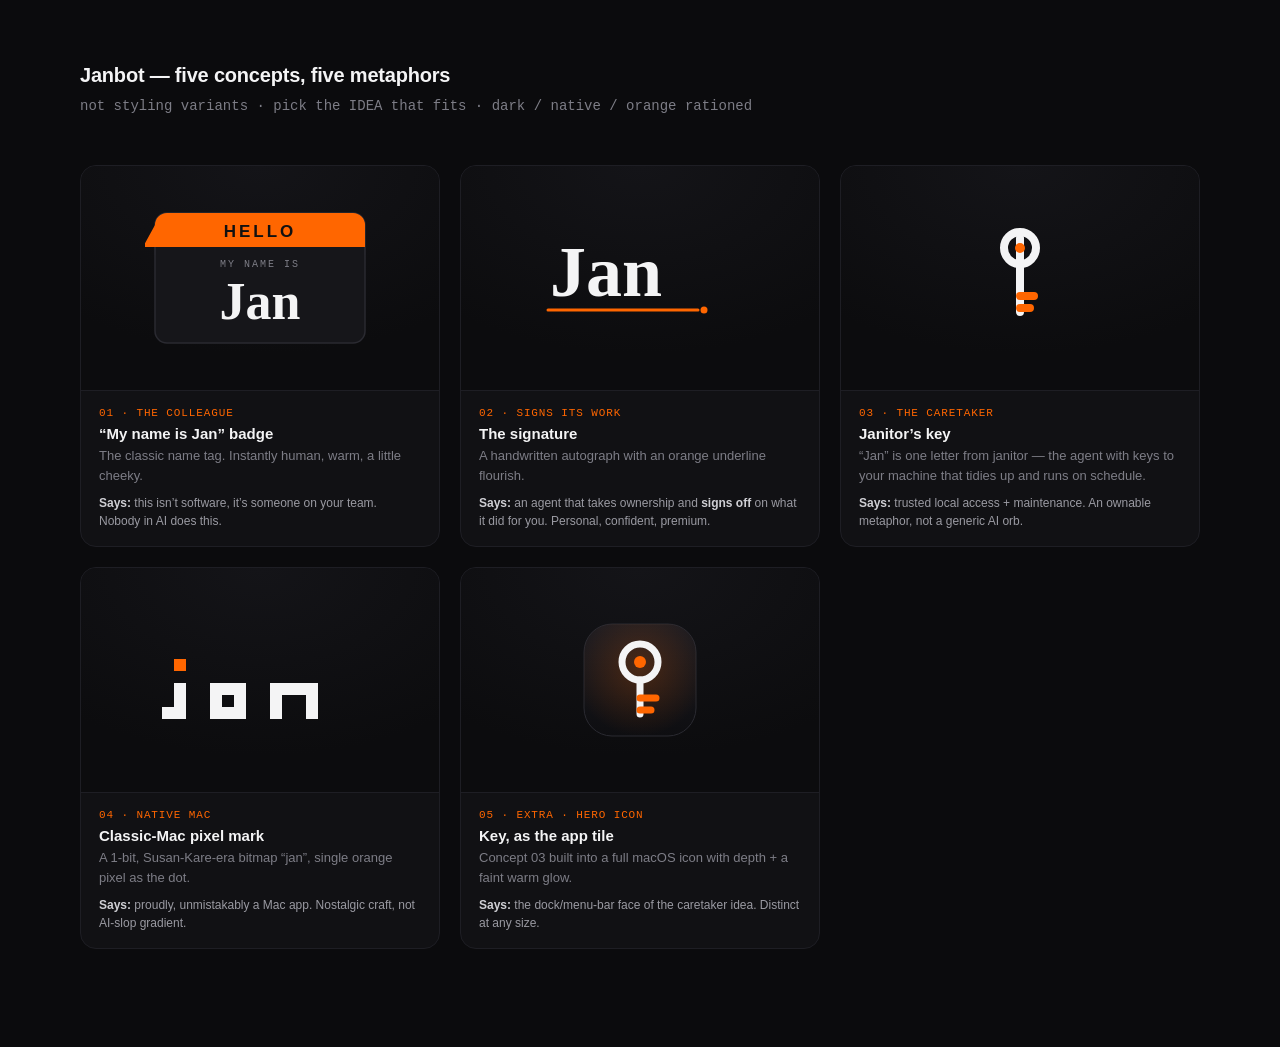
<file: logo-options.html>
<!doctype html>
<html lang="en">
<head>
<meta charset="utf-8">
<meta name="viewport" content="width=device-width, initial-scale=1">
<title>Janbot · concepts v3</title>
<style>
  :root{
    --bg:#0b0b0d; --panel:#111114; --line:#1e1e24;
    --white:#f4f4f5; --muted:#7d7d86;
    --orange:#ff6600; --orange-deep:#e85d00;
    --mono:'SF Mono','Fira Code',ui-monospace,monospace;
    --sans:-apple-system,BlinkMacSystemFont,'SF Pro Text','Segoe UI',sans-serif;
  }
  *{box-sizing:border-box}
  body{margin:0;background:var(--bg);color:var(--white);font-family:var(--sans);
    -webkit-font-smoothing:antialiased;padding:64px 24px 96px}
  header{max-width:1120px;margin:0 auto 48px}
  h1{font-size:20px;font-weight:600;letter-spacing:-.01em;margin:0 0 8px}
  header p{color:var(--muted);font-size:14px;margin:0;line-height:1.6;font-family:var(--mono)}
  .grid{max-width:1120px;margin:0 auto;display:grid;gap:20px;
    grid-template-columns:repeat(auto-fill,minmax(330px,1fr))}
  .card{background:var(--panel);border:1px solid var(--line);border-radius:16px;
    overflow:hidden;display:flex;flex-direction:column}
  .stage{aspect-ratio:16/10;display:flex;align-items:center;justify-content:center;
    background:radial-gradient(120% 120% at 50% 0%,#141418 0%,#0c0c0e 70%);padding:28px}
  .meta{padding:16px 18px;border-top:1px solid var(--line)}
  .tag{font-family:var(--mono);font-size:11px;color:var(--orange);letter-spacing:.08em;text-transform:uppercase}
  .name{font-size:15px;font-weight:600;margin:6px 0 4px}
  .desc{font-size:13px;color:var(--muted);line-height:1.55}
  .why{font-size:12px;color:#9a9aa2;margin-top:8px;line-height:1.5}
  .why b{color:#cfcfd4;font-weight:600}
</style>
</head>
<body>
<header>
  <h1>Janbot — five concepts, five metaphors</h1>
  <p>not styling variants · pick the IDEA that fits · dark / native / orange rationed</p>
</header>

<div class="grid">

  <!-- 1 · NAME BADGE -->
  <div class="card">
    <div class="stage">
      <svg width="230" height="150" viewBox="0 0 230 150" role="img" aria-label="hello my name is Jan badge">
        <rect x="10" y="10" width="210" height="130" rx="12" fill="#16161a" stroke="#2a2a31" stroke-width="1.5"/>
        <path d="M10 22 a12 12 0 0 1 12 -12 h186 a12 12 0 0 1 12 12 v22 h-222 z" fill="#ff6600"/>
        <text x="115" y="34" text-anchor="middle" font-family="'SF Pro Text',sans-serif"
              font-size="17" font-weight="800" letter-spacing="3" fill="#111">HELLO</text>
        <text x="115" y="64" text-anchor="middle" font-family="'SF Mono',monospace"
              font-size="10" letter-spacing="2" fill="#7d7d86">MY NAME IS</text>
        <text x="115" y="116" text-anchor="middle" font-family="'Bradley Hand','Segoe Print',cursive"
              font-size="52" font-weight="700" fill="#f4f4f5">Jan</text>
      </svg>
    </div>
    <div class="meta">
      <div class="tag">01 · the colleague</div>
      <div class="name">“My name is Jan” badge</div>
      <div class="desc">The classic name tag. Instantly human, warm, a little cheeky.</div>
      <div class="why"><b>Says:</b> this isn’t software, it’s someone on your team. Nobody in AI does this.</div>
    </div>
  </div>

  <!-- 2 · SIGNATURE -->
  <div class="card">
    <div class="stage">
      <svg width="240" height="120" viewBox="0 0 240 120" role="img" aria-label="Jan signature">
        <text x="30" y="78" font-family="'Snell Roundhand','Segoe Script',cursive"
              font-size="72" font-weight="700" fill="#f4f4f5">Jan</text>
        <path d="M28 92 h150" stroke="#ff6600" stroke-width="3" stroke-linecap="round"/>
        <circle cx="184" cy="92" r="3.5" fill="#ff6600"/>
      </svg>
    </div>
    <div class="meta">
      <div class="tag">02 · signs its work</div>
      <div class="name">The signature</div>
      <div class="desc">A handwritten autograph with an orange underline flourish.</div>
      <div class="why"><b>Says:</b> an agent that takes ownership and <b>signs off</b> on what it did for you. Personal, confident, premium.</div>
    </div>
  </div>

  <!-- 3 · JANITOR KEY -->
  <div class="card">
    <div class="stage">
      <svg width="120" height="120" viewBox="0 0 120 120" role="img" aria-label="key mark">
        <!-- bow shaped like a J hook -->
        <path d="M60 20 v34" fill="none" stroke="#f4f4f5" stroke-width="8" stroke-linecap="round"/>
        <circle cx="60" cy="30" r="16" fill="none" stroke="#f4f4f5" stroke-width="8"/>
        <circle cx="60" cy="30" r="5" fill="#ff6600"/>
        <!-- stem -->
        <path d="M60 54 v40" fill="none" stroke="#f4f4f5" stroke-width="8" stroke-linecap="round"/>
        <!-- teeth -->
        <path d="M60 78 h14 M60 90 h10" fill="none" stroke="#ff6600" stroke-width="8" stroke-linecap="round"/>
      </svg>
    </div>
    <div class="meta">
      <div class="tag">03 · the caretaker</div>
      <div class="name">Janitor’s key</div>
      <div class="desc">“Jan” is one letter from janitor — the agent with keys to your machine that tidies up and runs on schedule.</div>
      <div class="why"><b>Says:</b> trusted local access + maintenance. An ownable metaphor, not a generic AI orb.</div>
    </div>
  </div>

  <!-- 4 · CLASSIC MAC PIXEL -->
  <div class="card">
    <div class="stage">
      <svg width="220" height="110" viewBox="0 0 220 110" role="img" aria-label="pixel jan" shape-rendering="crispEdges">
        <g fill="#f4f4f5">
          <!-- j -->
          <rect x="24" y="34" width="12" height="12"/>
          <rect x="24" y="58" width="12" height="36"/><rect x="12" y="82" width="12" height="12"/>
          <!-- a -->
          <rect x="60" y="58" width="36" height="12"/><rect x="84" y="70" width="12" height="24"/>
          <rect x="60" y="82" width="24" height="12"/><rect x="60" y="70" width="12" height="12"/>
          <!-- n -->
          <rect x="120" y="58" width="12" height="36"/><rect x="132" y="58" width="24" height="12"/>
          <rect x="156" y="58" width="12" height="36"/>
        </g>
        <rect x="24" y="34" width="12" height="12" fill="#ff6600"/>
      </svg>
    </div>
    <div class="meta">
      <div class="tag">04 · native mac</div>
      <div class="name">Classic-Mac pixel mark</div>
      <div class="desc">A 1-bit, Susan-Kare-era bitmap “jan”, single orange pixel as the dot.</div>
      <div class="why"><b>Says:</b> proudly, unmistakably a Mac app. Nostalgic craft, not AI-slop gradient.</div>
    </div>
  </div>

  <!-- 5 · EXTRA · APP ICON (key on tile) -->
  <div class="card">
    <div class="stage">
      <svg width="128" height="128" viewBox="0 0 128 128" role="img" aria-label="app icon">
        <defs>
          <linearGradient id="tile" x1="0" y1="0" x2="0" y2="1">
            <stop offset="0" stop-color="#1c1c22"/><stop offset="1" stop-color="#0e0e11"/>
          </linearGradient>
          <radialGradient id="glow" cx="50%" cy="40%" r="60%">
            <stop offset="0" stop-color="#ff6600" stop-opacity=".22"/>
            <stop offset="1" stop-color="#ff6600" stop-opacity="0"/>
          </radialGradient>
        </defs>
        <rect x="8" y="8" width="112" height="112" rx="28" fill="url(#tile)" stroke="#2a2a31"/>
        <rect x="8" y="8" width="112" height="112" rx="28" fill="url(#glow)"/>
        <g transform="translate(4,2)">
          <circle cx="60" cy="44" r="18" fill="none" stroke="#f4f4f5" stroke-width="7"/>
          <circle cx="60" cy="44" r="6" fill="#ff6600"/>
          <path d="M60 62 v34" stroke="#f4f4f5" stroke-width="7" stroke-linecap="round"/>
          <path d="M60 80 h16 M60 92 h11" stroke="#ff6600" stroke-width="7" stroke-linecap="round"/>
        </g>
      </svg>
    </div>
    <div class="meta">
      <div class="tag">05 · extra · hero icon</div>
      <div class="name">Key, as the app tile</div>
      <div class="desc">Concept 03 built into a full macOS icon with depth + a faint warm glow.</div>
      <div class="why"><b>Says:</b> the dock/menu-bar face of the caretaker idea. Distinct at any size.</div>
    </div>
  </div>

</div>
</body>
</html>
</file>
